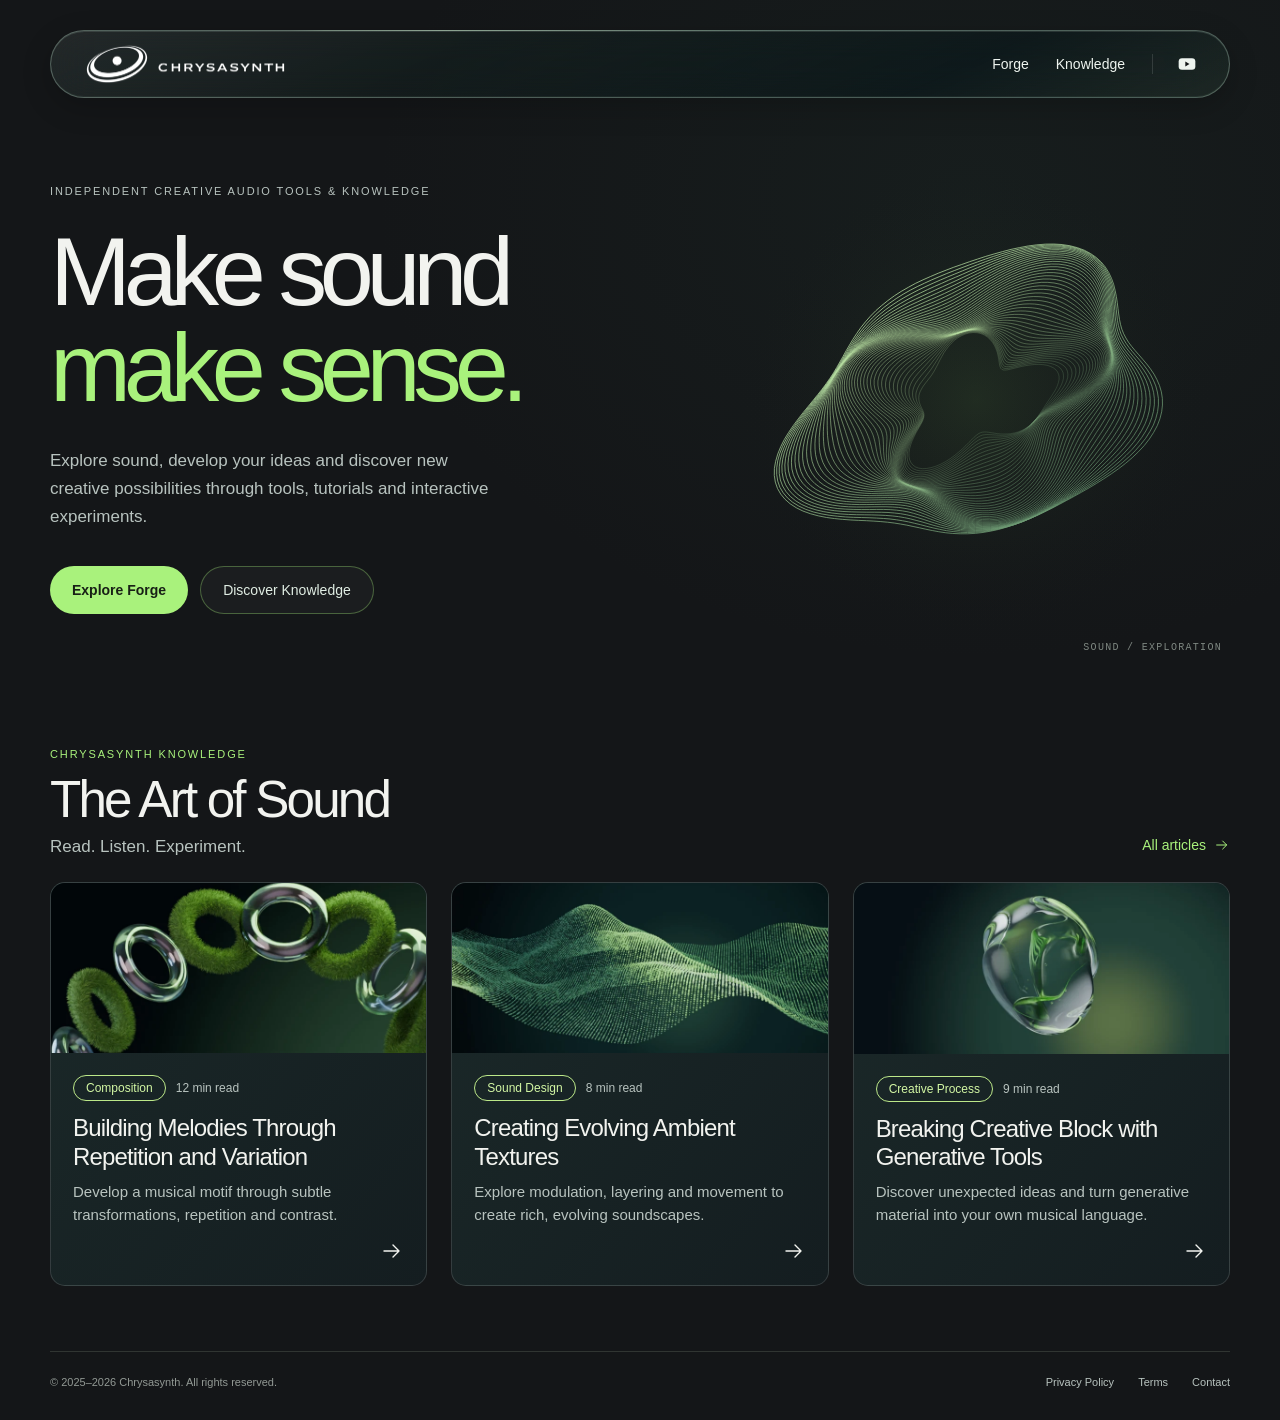
<file: index.html>
<!doctype html>
<html lang="en"><head><meta charset="utf-8"><meta name="viewport" content="width=device-width,initial-scale=1"><meta name="theme-color" content="#141618"><meta name="description" content="Explore sound with Chrysasynth: discover Forge, our creative audio laboratory, and Knowledge, our interactive articles on composition and sound design."><link rel="canonical" href="https://chrysasynth.com/"><title>Chrysasynth | Make sound, make sense.</title><style>
:root{color-scheme:dark;--bg:#141618;--fg:#f2f3ef;--muted:#a4aaa7;--accent:#a9f27c}*{box-sizing:border-box}body{margin:0;background:var(--bg);color:var(--fg);font-family:Arial,Helvetica,sans-serif;-webkit-font-smoothing:antialiased}a{color:inherit;text-decoration:none}a:focus-visible{outline:2px solid var(--accent);outline-offset:6px}.wrap{width:min(1180px,calc(100% - 100px));margin:auto}.header{height:94px;display:flex;align-items:center;justify-content:space-between;gap:20px}.logo{width:195px;height:auto;display:block}.nav{display:flex;align-items:center;gap:30px;font-size:14px}.nav a{color:var(--muted)}.nav a:hover{color:var(--fg)}.nav a:last-child{color:var(--accent)}.hero{display:grid;grid-template-columns:1.1fr .9fr;align-items:center;min-height:calc(100svh - 220px);gap:30px;padding:55px 0 75px}.copy{position:relative;z-index:1}.kicker{font-size:11px;letter-spacing:.17em;text-transform:uppercase;color:var(--muted);margin:0 0 27px}h1{font-size:clamp(58px,7.5vw,112px);font-weight:500;letter-spacing:-.075em;line-height:.99;margin:0 0 30px}h1 span{display:block;color:var(--accent)}.intro{font-size:17px;color:var(--muted);line-height:1.65;max-width:400px;margin:0 0 35px}.cta{display:inline-flex;align-items:center;gap:30px;color:#182016;background:var(--accent);padding:15px 22px;border-radius:7px;font-size:14px;font-weight:bold;transition:background .2s,transform .2s}.cta:hover{background:#c1ffa0;transform:translateY(-2px)}.art{width:100%;min-width:0;position:relative;aspect-ratio:1/1}.art svg{display:block;width:100%;height:100%;overflow:visible}.caption{position:absolute;bottom:0;right:0;color:#7f8882;font:10px monospace;letter-spacing:.13em}.footer{display:flex;justify-content:space-between;align-items:center;gap:20px;padding:32px 0 35px;border-top:1px solid #303532;color:var(--muted);font-size:12px}.footbrand{display:grid;gap:8px}.footbrand .logo{width:155px}.footbrand span{padding-left:37px}.footright{text-align:right;line-height:1.8}.footright a{color:var(--fg)}.footright a:hover{color:var(--accent)}@media(max-width:780px){.wrap{width:calc(100% - 44px)}.header{height:76px}.logo{width:154px}.nav{gap:16px;font-size:13px}.hero{grid-template-columns:1fr;gap:20px;padding:55px 0 35px;min-height:auto}h1{font-size:clamp(54px,12vw,90px)}.art{max-width:420px;justify-self:center}.footer{align-items:flex-start;gap:24px;flex-wrap:wrap}.footright{text-align:left}.footbrand span{padding-left:0}}@media(prefers-reduced-motion:reduce){*{transition:none!important}}

/* Floating glass navigation; the rest of the page remains flat. */
.header{height:68px;margin:25px auto 0;width:min(100%,760px);padding:0 24px;border:1px solid rgba(255,255,255,.12);border-radius:34px;background:linear-gradient(115deg,rgba(255,255,255,.075),rgba(255,255,255,.025));backdrop-filter:blur(18px);-webkit-backdrop-filter:blur(18px);box-shadow:0 8px 32px rgba(0,0,0,.16),inset 0 1px 0 rgba(255,255,255,.055)}.header .logo{width:178px}.nav{gap:14px}.nav a:last-child{color:var(--muted)}.nav a:hover,.nav a:last-child:hover{color:var(--accent)}.social{display:flex;align-items:center;gap:8px}.social svg{width:19px;height:19px}.hero{min-height:calc(100svh - 216px)}.art{cursor:crosshair;isolation:isolate;touch-action:pan-y}.art svg{overflow:visible;pointer-events:auto}.art .caption{pointer-events:none}.footer{padding:25px 0 30px}.footright{font-size:12px}.cta{gap:0}
@media(max-width:780px){.header{height:60px;width:100%;margin-top:18px;padding:0 18px}.header .logo{width:150px}.hero{min-height:auto;padding-top:60px}.footer{flex-direction:column;gap:18px}.footright{text-align:left}.art{cursor:default}}@media(max-width:360px){.header .logo{width:126px}.header{padding:0 14px}.social{gap:5px}}@media(prefers-reduced-motion:reduce){.art{cursor:crosshair}.cta:hover{transform:none}}

.footer{display:flex;justify-content:center;align-items:center;text-align:center;border-top:1px solid #303532;padding:22px 0 28px;color:#929994;font-size:11px;line-height:1.6}.header .logo{cursor:default}@media(max-width:780px){.footer{align-items:center;justify-content:center;gap:0;padding:20px 0 25px}}

body{overflow-x:clip}.art{cursor:default;isolation:auto;pointer-events:none;touch-action:auto}.art svg{pointer-events:none;overflow:visible}.header,.footer{position:relative;z-index:2}.copy{z-index:2}.art .caption{z-index:1}.hero{isolation:isolate}#sheen{display:none}

body{background:radial-gradient(ellipse 600px 460px at 76% 200px,#27483b25,transparent 100%),#141618;--bg:#141618;--muted:#b8c3bf}.wrap{width:min(1180px,calc(100% - 96px))}.header{position:sticky;top:18px;z-index:30;width:100%;margin:30px 0 0;padding:0 32px;height:68px}.header .logo{width:205px;cursor:pointer}.header nav{display:flex;align-items:center;gap:27px;font-size:14px}.header nav a{color:#eef4ef}.header nav a:hover{color:var(--accent)}.header .social{border-left:1px solid #ffffff20;padding-left:24px;display:flex}.header .social svg{width:20px}.hero{min-height:580px;padding:48px 0 45px;gap:28px;grid-template-columns:1.12fr .88fr}h1{font-size:clamp(60px,7.6vw,108px)}.intro{max-width:460px}.art .caption{right:8px}.actions{display:flex;flex-wrap:wrap;gap:12px}.cta{gap:14px;border-radius:40px;padding:15px 22px;white-space:nowrap}.cta.secondary{background:#ffffff08;border:1px solid #a9f27c55;color:#e0ede3;font-weight:500}.cta.secondary:hover{background:#a9f27c16}.editorial{border-top:1px solid #ffffff20;padding:50px 0 0}.section-head{display:flex;justify-content:space-between;align-items:end;gap:20px;margin-bottom:25px}.section-head .kicker{margin-bottom:10px;color:#a9f27c}.section-head h2{font-size:clamp(34px,4vw,56px);letter-spacing:-.055em;font-weight:500;margin:0 0 8px}.section-head p:not(.kicker){margin:0;color:var(--muted);font-size:17px}.all-articles{color:var(--accent);font-size:14px;white-space:nowrap;padding-bottom:4px}.featured{display:grid;grid-template-columns:repeat(3,minmax(0,1fr));gap:24px}.story{border:1px solid #ffffff23;border-radius:15px;overflow:hidden;background:linear-gradient(130deg,#1b2929,#141d20);display:flex;flex-direction:column;transition:transform .2s,border-color .2s}.story:hover{transform:translateY(-3px);border-color:#a9f27c80}.story img{display:block;width:100%;height:auto;aspect-ratio:2.2;object-fit:cover}.story-body{min-width:0;padding:22px;display:flex;flex-direction:column;flex:1}.meta{display:flex;align-items:center;gap:10px;font-size:12px;margin-bottom:13px;flex-wrap:wrap}.meta span{border:1px solid #bce889;border-radius:40px;padding:5px 12px;color:#d3f7a4}.meta small{font-size:12px;color:var(--muted)}.story h2{font-size:24px;line-height:1.18;font-weight:500;letter-spacing:-.035em;margin:0 0 10px}.story p{font-size:15px;line-height:1.5;color:var(--muted);margin:0 0 9px}.story .arrow{display:flex;justify-content:flex-end;margin-top:auto;padding-top:4px}.footer{margin-top:65px;justify-content:space-between;text-align:left;font-size:13px;color:#aab4b1}.footer div{display:flex;gap:15px}.footer a:hover{color:var(--accent)}
@media(max-width:850px){.wrap{width:calc(100% - 48px)}.header{padding:0 20px}.header .logo{width:160px}.header nav{gap:14px}.hero{min-height:0;padding:65px 0 35px}.featured{gap:14px}.story-body{padding:16px}.story h2{font-size:21px}}@media(max-width:780px){.hero{grid-template-columns:1fr;gap:0}.art{max-width:380px}.featured{grid-template-columns:1fr}.story img{aspect-ratio:2.2}.section-head{align-items:start}.footer{align-items:flex-start}}@media(max-width:560px){.wrap{width:calc(100% - 32px)}.header{height:58px;padding:0 13px;margin-top:16px;top:10px}.header .logo{width:112px}.header nav{gap:9px;font-size:12px}.header .social{display:none}.hero{padding-top:48px}h1{font-size:clamp(49px,11vw,70px)}.section-head h2{font-size:35px}.all-articles{font-size:12px}.cta{font-size:13px;padding:13px 17px}.editorial{padding-top:34px}.footer{margin-top:40px}}@media(prefers-reduced-motion:reduce){.story:hover{transform:none}}

.header{width:min(100%,860px);margin-inline:auto}.header .logo{width:178px}@media(max-width:850px){.header .logo{width:150px}}@media(max-width:560px){.header .logo{width:110px}.header .social{display:flex;padding-left:8px;border-left:0}.header .social svg{width:17px}.header nav{gap:10px}}

/* V3: match the Knowledge header and let the editorial section breathe. */
.header{width:100%;margin:30px 0 0;height:68px;padding:0 32px;border-radius:50px;gap:20px;top:18px}.header .logo{width:205px}.header nav{gap:27px;font-size:14px}.header nav a:not(.social){position:relative;isolation:isolate;white-space:nowrap}.header nav a:not(.social)::before{content:"";position:absolute;inset:-11px -12px;border-radius:40px;border:1px solid transparent;z-index:-1;transition:background .2s,border-color .2s}.header nav a:not(.social):hover::before,.header nav a:not(.social):focus-visible::before{background:linear-gradient(145deg,#a9f27c21,#a9f27c08);border-color:#a9f27c55}.header .social{padding-left:24px;border-left:1px solid #ffffff20}.editorial{border-top:0}.all-articles{display:inline-flex;align-items:center;gap:8px}.all-articles svg{flex:none}.header .social svg{display:block;height:20px}
@media(max-width:850px){.header{padding:0 20px}.header .logo{width:160px}.header nav{gap:14px}.header nav a:not(.social)::before{inset:-8px -6px}}
@media(max-width:560px){.header{height:58px;padding:0 13px;margin-top:16px;top:10px;gap:8px}.header .logo{width:112px}.header nav{gap:9px;font-size:12px}.header .social{display:none}.header nav a:not(.social)::before{inset:-7px -4px}}
@media(max-width:360px){.header .logo{width:100px}.header nav{gap:7px;font-size:11px}}
</style><link rel="stylesheet" href="knowledge/glass.css"></head><body><div class="wrap"><header class="header"><a href="index.html"><img alt="Chrysasynth" class="logo" src="logo.png"/></a><nav aria-label="Main navigation"><a href="https://forge.chrysasynth.com/">Forge</a><a href="knowledge/index.html">Knowledge</a><a aria-label="YouTube" class="social" href="https://www.youtube.com/@Chrysasynth"><svg fill="currentColor" viewbox="0 0 24 24" width="20"><rect height="14" rx="4" width="20" x="2" y="5"></rect><path d="m10 9 5 3-5 3Z" fill="#141618"></path></svg></a></nav></header><main><section class="hero"><div class="copy"><p class="kicker">Independent creative audio tools &amp; knowledge</p><h1>Make sound<span>make sense.</span></h1><p class="intro">Explore sound, develop your ideas and discover new creative possibilities through tools, tutorials and interactive experiments.</p><div class="actions"><a class="cta" href="https://forge.chrysasynth.com/">Explore Forge</a><a class="cta secondary" href="knowledge/index.html">Discover Knowledge</a></div></div><div class="art" aria-hidden="true"><svg viewBox="0 0 500 500"><defs><radialGradient id="halo"><stop stop-color="#6aa34d" stop-opacity=".13"/><stop offset="1" stop-color="#141618" stop-opacity="0"/></radialGradient><linearGradient id="stroke" x1="0" y1="0" x2="1" y2="1"><stop stop-color="#d9ffb6"/><stop offset="1" stop-color="#507e60"/></linearGradient><radialGradient id="light" gradientUnits="userSpaceOnUse" cx="250" cy="250" r="145"><stop stop-color="#efffda" stop-opacity=".30"/><stop offset="1" stop-color="#a9f27c" stop-opacity="0"/></radialGradient></defs><circle cx="250" cy="250" r="240" fill="url(#halo)"/><g id="waves" fill="none" stroke="url(#stroke)" stroke-width=".85"></g><circle id="sheen" cx="250" cy="250" r="240" fill="url(#light)" opacity="0" pointer-events="none"/></svg><span class="caption">SOUND / EXPLORATION</span></div></section><section aria-labelledby="editorial-title" class="editorial"><div class="section-head"><div><p class="kicker">Chrysasynth Knowledge</p><h2 id="editorial-title">The Art of Sound</h2><p>Read. Listen. Experiment.</p></div><a class="all-articles" href="knowledge/index.html">All articles <svg aria-hidden="true" width="16" height="16" viewBox="0 0 24 24" fill="none" stroke="currentColor" stroke-width="1.5" stroke-linecap="round" stroke-linejoin="round"><path d="M4 12h15m-6-6 6 6-6 6"/></svg></a></div><div class="featured"><a class="story" href="knowledge/articles/melodic-variations/index.html"><img alt="Alternating grass-covered and glass rings following a curved path" decoding="async" height="450" loading="lazy" src="knowledge/articles/melodic-variations/assets/cover.webp" width="800"/><div class="story-body"><div class="meta"><span>Composition</span><small>12 min read</small></div><h2>Building Melodies Through Repetition and Variation</h2><p>Develop a musical motif through subtle transformations, repetition and contrast.</p><div class="arrow"><svg aria-hidden="true" fill="none" height="24" stroke="currentColor" stroke-linecap="round" stroke-linejoin="round" stroke-width="1.4" viewbox="0 0 24 24" width="24"><path d="M4 12h15m-6-6 6 6-6 6"></path></svg></div></div></a><a class="story" href="knowledge/articles/ambient-textures/index.html"><img alt="Green particle waves forming layered ambient textures" decoding="async" height="450" loading="lazy" src="knowledge/articles/ambient-textures/assets/cover.webp" width="800"/><div class="story-body"><div class="meta"><span>Sound Design</span><small>8 min read</small></div><h2>Creating Evolving Ambient Textures</h2><p>Explore modulation, layering and movement to create rich, evolving soundscapes.</p><div class="arrow"><svg aria-hidden="true" fill="none" height="24" stroke="currentColor" stroke-linecap="round" stroke-linejoin="round" stroke-width="1.4" viewbox="0 0 24 24" width="24"><path d="M4 12h15m-6-6 6 6-6 6"></path></svg></div></div></a><a class="story" href="knowledge/articles/creative-block/index.html"><img alt="Translucent sculptural pebble with a folded inner membrane" decoding="async" height="450" loading="lazy" src="knowledge/articles/creative-block/assets/cover.webp" width="800"/><div class="story-body"><div class="meta"><span>Creative Process</span><small>9 min read</small></div><h2>Breaking Creative Block with Generative Tools</h2><p>Discover unexpected ideas and turn generative material into your own musical language.</p><div class="arrow"><svg aria-hidden="true" fill="none" height="24" stroke="currentColor" stroke-linecap="round" stroke-linejoin="round" stroke-width="1.4" viewbox="0 0 24 24" width="24"><path d="M4 12h15m-6-6 6 6-6 6"></path></svg></div></div></a></div></section></main><footer class="footer site-footer"><span>© 2025–2026 Chrysasynth. All rights reserved.</span><nav aria-label="Legal navigation"><a href="privacy-policy.html">Privacy Policy</a><a href="terms-and-conditions.html">Terms</a><a href="mailto:contact@chrysasynth.com">Contact</a></nav></footer></div><script>
(() => {
const g=document.getElementById('waves'), art=document.querySelector('.art'), light=document.getElementById('light'), sheen=document.getElementById('sheen');
const reduced=matchMedia('(prefers-reduced-motion: reduce)');
const paths=Array.from({length:46},(_,j)=>{const p=document.createElementNS('http://www.w3.org/2000/svg','path');p.setAttribute('opacity',(.24+j*.014).toFixed(2));g.appendChild(p);return p});
const samples=Array.from({length:145},(_,i)=>{let t=i/144*Math.PI*2;return {t,c:Math.cos(t),s:Math.sin(t)}});
let current={x:250,y:250,m:0},target={...current},frame=0,last=0;
function draw(){
 const m=current.m, vx=current.x-250,vy=current.y-250, dist=Math.hypot(vx,vy), ux=dist?vx/dist:0,uy=dist?vy/dist:0;
 const a=-.42+Math.tanh(vx/550)*.13*m,ca=Math.cos(a),sa=Math.sin(a);
 paths.forEach((p,j)=>{let d='';samples.forEach(({t,c,s},i)=>{
 let r=70+j*2.6+18*Math.sin(3*t+j*.105)+10*Math.cos(5*t-j*.07);
 let x=r*c,y=r*s*.69,X=x*ca-y*sa,Y=x*sa+y*ca;
 // Broad, continuous attraction: the facing side stretches more than the far side.
 let facing=(X*ux+Y*uy)/(Math.hypot(X,Y)||1);
 let pull=Math.pow(Math.max(0,(facing+1)/2),2.6);
 // A bounded magnetic field: the sculpture stretches, but never chases the cursor.
 let reach=185*Math.tanh(Math.max(0,dist-65)/300)*m*(.035+.965*pull);
 let layer=.82+.18*j/(paths.length-1);
 X+=ux*reach*layer;Y+=uy*reach*layer;
 let ripple=m*6*Math.sin(t*4+j*.12);X+=c*ripple;Y+=s*ripple;
 d+=(i?'L':'M')+(250+X).toFixed(1)+' '+(250+Y).toFixed(1);
 });p.setAttribute('d',d+'Z');p.setAttribute('opacity',(.24+j*.014).toFixed(2));});
}
function tick(now){frame=0;const dt=last?Math.min(50,now-last):16;last=now;const ease=1-Math.exp(-dt/250);for(const k of ['x','y','m'])current[k]+=(target[k]-current[k])*ease;draw();if(Math.abs(current.x-target.x)+Math.abs(current.y-target.y)+Math.abs(current.m-target.m)*100>.15)frame=requestAnimationFrame(tick);else{current={...target};draw();last=0}}
function schedule(){if(reduced.matches){current={...target};draw();return}if(!frame)frame=requestAnimationFrame(tick)}
function reset(){target={x:250,y:250,m:0};schedule()}
window.addEventListener('pointermove',e=>{if(e.pointerType==='touch')return;const svg=art.querySelector('svg'), matrix=svg.getScreenCTM();if(!matrix)return;const point=new DOMPoint(e.clientX,e.clientY).matrixTransform(matrix.inverse());target={x:point.x,y:point.y,m:1};schedule()},{passive:true});
document.documentElement.addEventListener('pointerleave',reset);window.addEventListener('blur',reset);window.addEventListener('resize',reset);reduced.addEventListener('change',()=>{if(frame)cancelAnimationFrame(frame);frame=0;last=0;current={x:250,y:250,m:0};target={...current};draw()});

draw();
})();
</script><script src="knowledge/learn.js"></script></body></html>
</file>
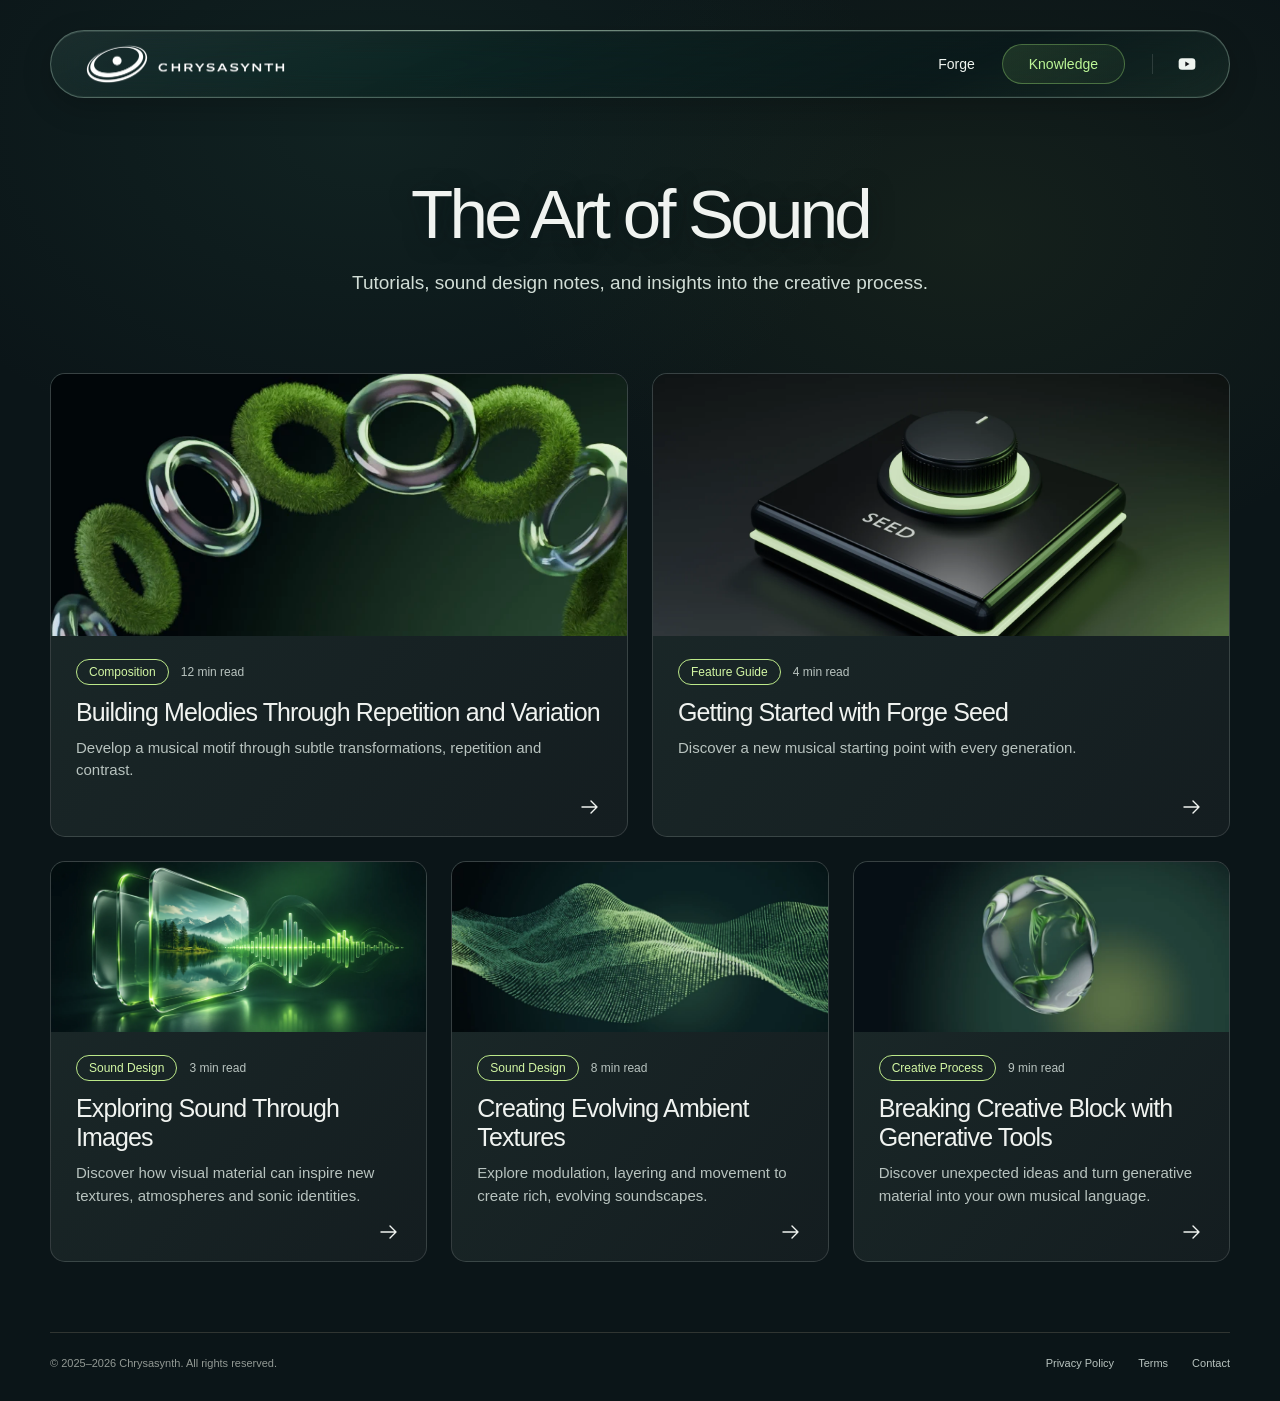
<file: knowledge/index.html>
<!DOCTYPE html>

<html lang="en"><head><meta charset="utf-8"/><meta content="width=device-width,initial-scale=1" name="viewport"/><title>Knowledge | Chrysasynth</title><meta content="Explore sound design, composition and creative techniques with Chrysasynth Knowledge." name="description"/><link href="https://chrysasynth.com/knowledge/" rel="canonical"/><link href="learn.css" rel="stylesheet"/><link href="glass.css" rel="stylesheet"/>
<meta property="og:title" content="Knowledge | Chrysasynth">
<meta property="og:description" content="Explore sound design, composition and creative techniques with Chrysasynth Knowledge.">
<meta property="og:url" content="https://chrysasynth.com/knowledge/">
<meta property="og:image" content="https://chrysasynth.com/knowledge/articles/melodic-variations/assets/hero-hq.webp">
<meta property="og:type" content="website">
<meta property="og:site_name" content="Chrysasynth">
<meta name="twitter:card" content="summary_large_image">
</head><body><div class="wrap"><header class="header"><a href="../index.html"><img alt="Chrysasynth" class="logo" src="../logo.png"/></a><nav aria-label="Main navigation"><a href="https://forge.chrysasynth.com/">Forge</a><a aria-current="page" class="active" href="./index.html">Knowledge</a><a aria-label="YouTube" class="social" href="https://www.youtube.com/@Chrysasynth"><svg fill="currentColor" viewbox="0 0 24 24" width="20"><rect height="14" rx="4" width="20" x="2" y="5"></rect><path d="m10 9 5 3-5 3Z" fill="#141618"></path></svg></a></nav></header><main><section class="hero"><div class="hero-copy"><h1>The Art of Sound</h1><p>Tutorials, sound design notes, and insights into the creative process.</p></div></section><section aria-label="Articles" class="cards"><a class="story" href="articles/melodic-variations/index.html"><img alt="Alternating grass-covered and glass rings following a curved path" height="450" src="articles/melodic-variations/assets/cover.webp" width="800"/><div class="story-body"><div class="meta"><span>Composition</span><small>12 min read</small></div><h2>Building Melodies Through Repetition and Variation</h2><p>Develop a musical motif through subtle transformations, repetition and contrast.</p><div class="arrow"><svg aria-hidden="true" fill="none" height="24" stroke="currentColor" stroke-linecap="round" stroke-linejoin="round" stroke-width="1.4" viewbox="0 0 24 24" width="24"><path d="M4 12h15m-6-6 6 6-6 6"></path></svg></div></div></a><a class="story" href="articles/forge-seed/index.html"><img alt="Black rotary control with a luminous green ring" height="450" src="articles/forge-seed/assets/cover.webp" width="800"/><div class="story-body"><div class="meta"><span>Feature Guide</span><small>4 min read</small></div><h2>Getting Started with Forge Seed</h2><p>Discover a new musical starting point with every generation.</p><div class="arrow"><svg aria-hidden="true" fill="none" height="24" stroke="currentColor" stroke-linecap="round" stroke-linejoin="round" stroke-width="1.4" viewbox="0 0 24 24" width="24"><path d="M4 12h15m-6-6 6 6-6 6"></path></svg></div></div></a><a class="story" href="articles/sound-through-images/index.html"><img alt="Glass landscape panels with a green waveform" height="450" src="articles/sound-through-images/assets/cover.webp" width="800"/><div class="story-body"><div class="meta"><span>Sound Design</span><small>3 min read</small></div><h2>Exploring Sound Through Images</h2><p>Discover how visual material can inspire new textures, atmospheres and sonic identities.</p><div class="arrow"><svg aria-hidden="true" fill="none" height="24" stroke="currentColor" stroke-linecap="round" stroke-linejoin="round" stroke-width="1.4" viewbox="0 0 24 24" width="24"><path d="M4 12h15m-6-6 6 6-6 6"></path></svg></div></div></a><a class="story" href="articles/ambient-textures/index.html"><img alt="Green particle waves forming layered ambient textures" height="450" src="articles/ambient-textures/assets/cover.webp" width="800"/><div class="story-body"><div class="meta"><span>Sound Design</span><small>8 min read</small></div><h2>Creating Evolving Ambient Textures</h2><p>Explore modulation, layering and movement to create rich, evolving soundscapes.</p><div class="arrow"><svg aria-hidden="true" fill="none" height="24" stroke="currentColor" stroke-linecap="round" stroke-linejoin="round" stroke-width="1.4" viewbox="0 0 24 24" width="24"><path d="M4 12h15m-6-6 6 6-6 6"></path></svg></div></div></a><a class="story" href="articles/creative-block/index.html"><img alt="Translucent sculptural pebble with a folded inner membrane" height="450" src="articles/creative-block/assets/cover.webp" width="800"/><div class="story-body"><div class="meta"><span>Creative Process</span><small>9 min read</small></div><h2>Breaking Creative Block with Generative Tools</h2><p>Discover unexpected ideas and turn generative material into your own musical language.</p><div class="arrow"><svg aria-hidden="true" fill="none" height="24" stroke="currentColor" stroke-linecap="round" stroke-linejoin="round" stroke-width="1.4" viewbox="0 0 24 24" width="24"><path d="M4 12h15m-6-6 6 6-6 6"></path></svg></div></div></a></section></main><footer class="footer site-footer"><span>© 2025–2026 Chrysasynth. All rights reserved.</span><nav aria-label="Legal navigation"><a href="../privacy-policy.html">Privacy Policy</a><a href="../terms-and-conditions.html">Terms</a><a href="mailto:contact@chrysasynth.com">Contact</a></nav></footer></div><script src="learn.js"></script></body></html>
</file>
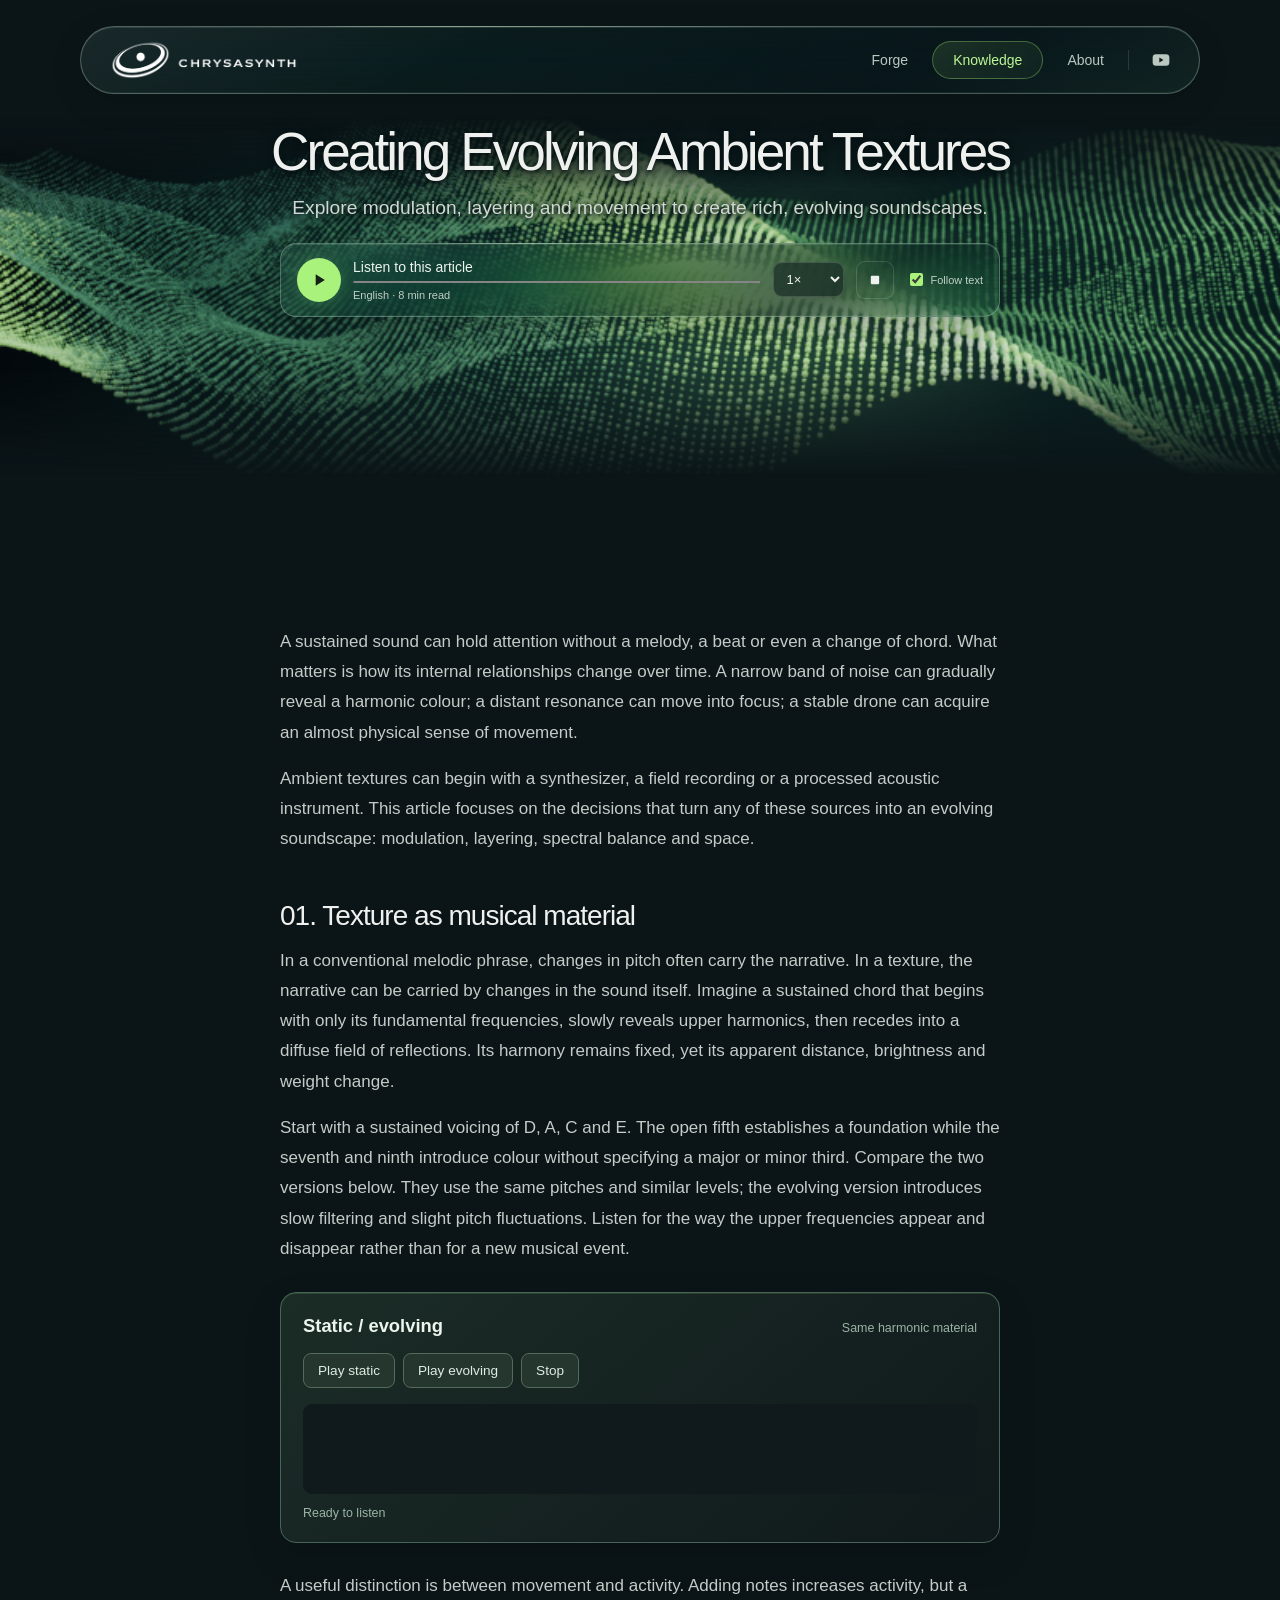
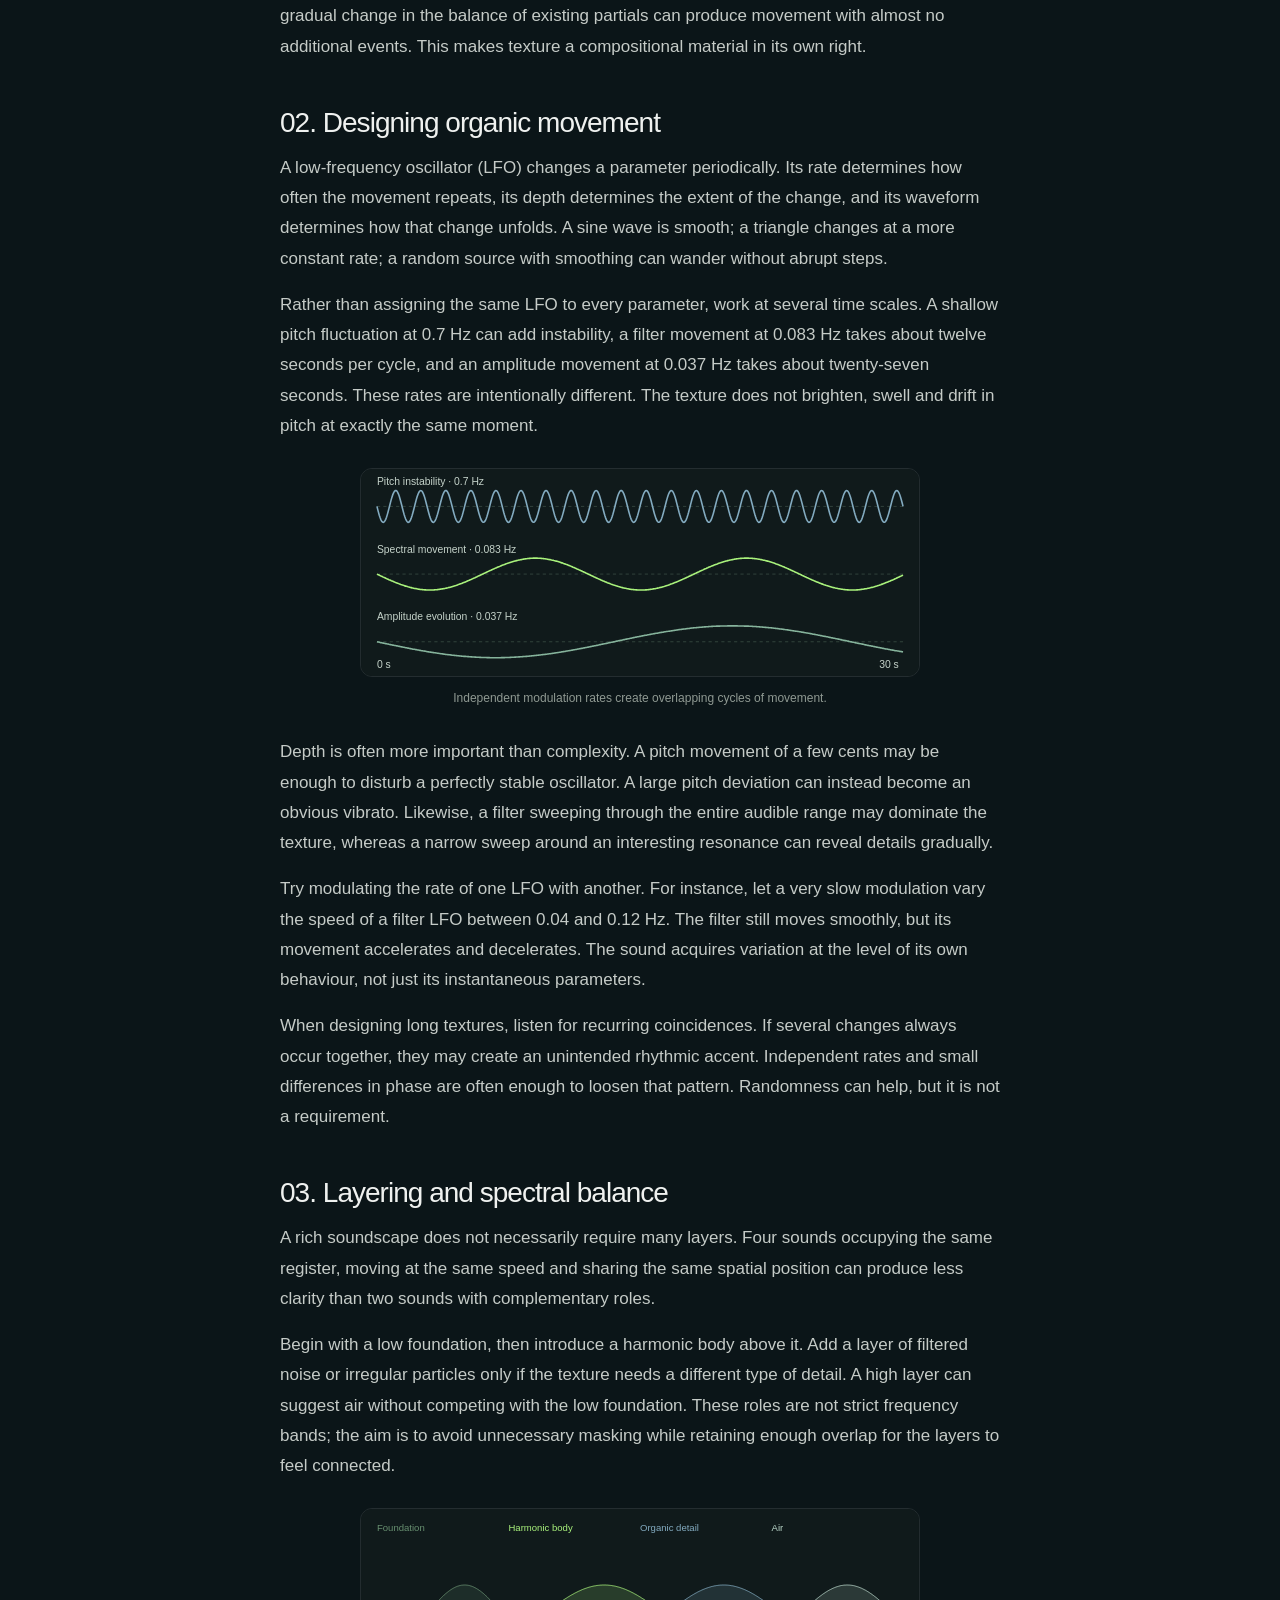
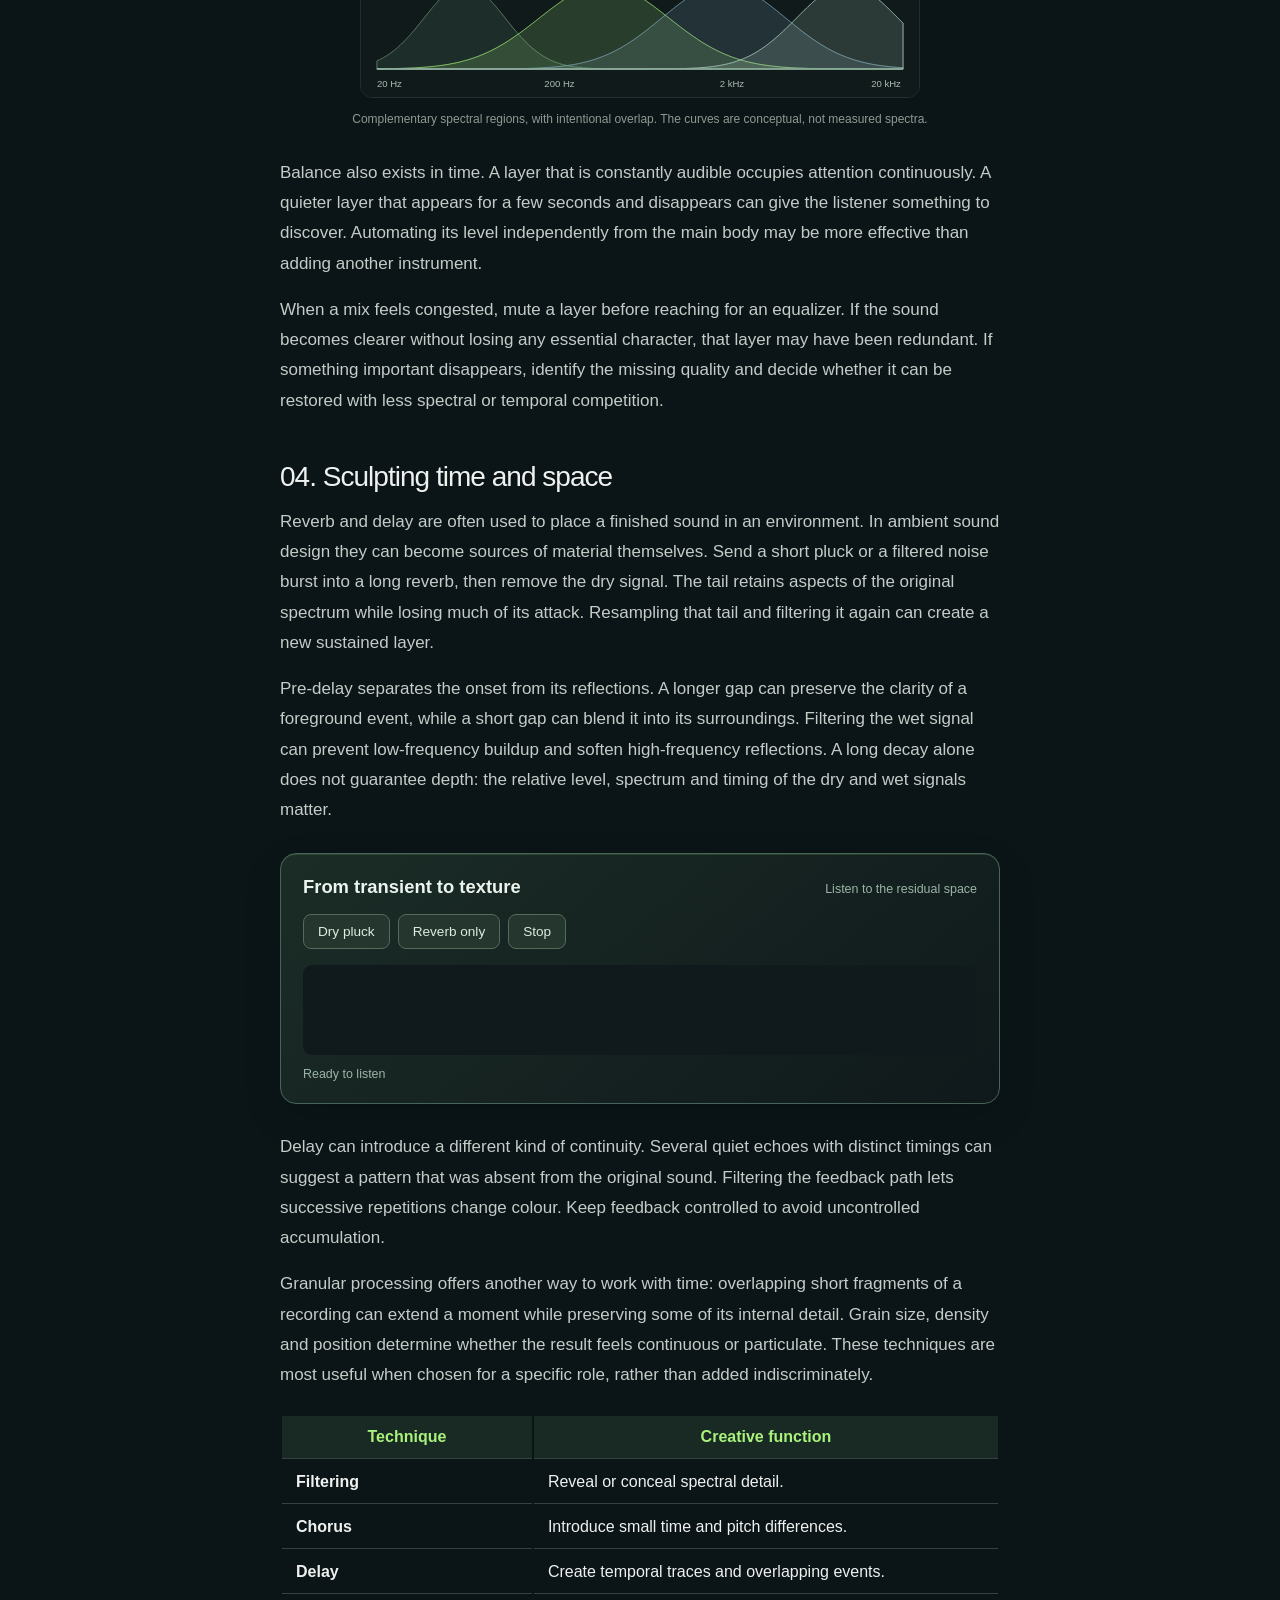
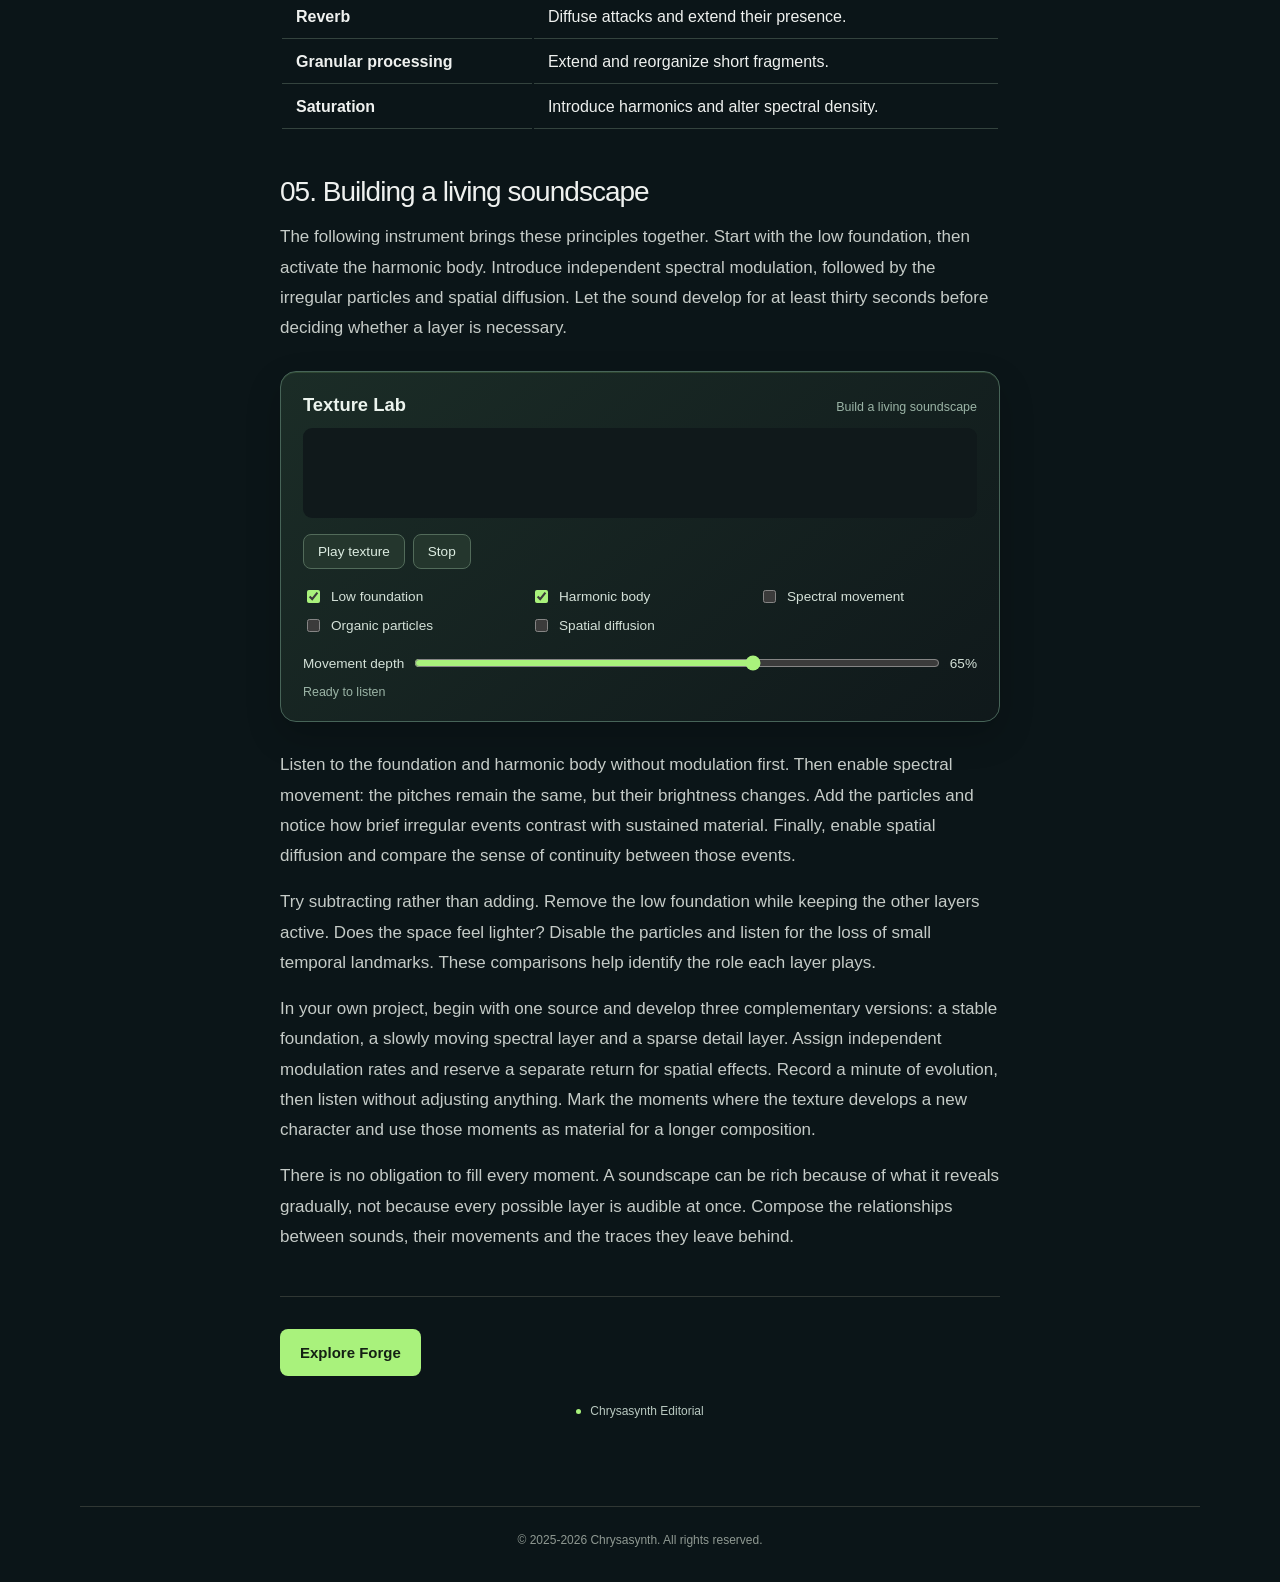
<file: knowledge/articles/ambient-textures/index.html>
<!DOCTYPE html>

<html lang="en"><head><meta charset="utf-8"/><meta content="width=device-width, initial-scale=1" name="viewport"/><title>Creating Evolving Ambient Textures | Chrysasynth</title><meta content="Explore modulation, layering and movement to create rich, evolving soundscapes." name="description"/><link href="https://chrysasynth.com/knowledge/articles/ambient-textures/" rel="canonical"/><link href="../article.css" rel="stylesheet"/><link href="../../glass.css" rel="stylesheet"/><style>.reading-body table{margin:24px 0 30px}.reading-body th,.reading-body td{padding:12px 14px;border-bottom:1px solid #34433e;vertical-align:top}.reading-body th{color:#a9f27c;background:#192a24}.reading-body td:first-child{font-weight:600;width:35%}.reading-body figure img[src$=".svg"]{width:100%;height:auto}.reading-body a:not(.button){color:#a9f27c;text-underline-offset:3px}</style><link href="ambient.css" rel="stylesheet"/>
<meta property="og:title" content="Creating Evolving Ambient Textures | Chrysasynth">
<meta property="og:description" content="Explore modulation, layering and movement to create rich, evolving soundscapes.">
<meta property="og:url" content="https://chrysasynth.com/knowledge/articles/ambient-textures/">
<meta property="og:image" content="https://chrysasynth.com/knowledge/articles/ambient-textures/assets/hero-hq.webp">
<meta property="og:type" content="article">
<meta property="og:site_name" content="Chrysasynth">
<meta name="twitter:card" content="summary_large_image">
<script type="application/ld+json">{"@context": "https://schema.org", "@type": "Article", "headline": "Creating Evolving Ambient Textures", "description": "Explore modulation, layering and movement to create rich, evolving soundscapes.", "image": "https://chrysasynth.com/knowledge/articles/ambient-textures/assets/hero-hq.webp", "mainEntityOfPage": "https://chrysasynth.com/knowledge/articles/ambient-textures/", "publisher": {"@type": "Organization", "name": "Chrysasynth", "url": "https://chrysasynth.com/"}, "inLanguage": "en"}</script>
</head><body><div class="wrap"><header class="header"><a href="../../../index.html"><img alt="Chrysasynth" class="logo" src="../../../logo.png"/></a><nav aria-label="Main navigation" class="nav"><a href="https://forge.chrysasynth.com/">Forge</a><a class="active" href="../../index.html">Knowledge</a><a class="about" href="https://forge.chrysasynth.com/#about">About</a><a aria-label="YouTube" class="social" href="https://www.youtube.com/@Chrysasynth"><svg fill="currentColor" viewbox="0 0 24 24"><rect height="14" rx="4" width="20" x="2" y="5"></rect><path d="m10 9 5 3-5 3Z" fill="#141618"></path></svg></a></nav></header><article class="article"><div class="cover-hero"><img alt="Flowing fields of luminous green particles" class="cover-image" src="assets/hero-hq.webp"/><div class="cover-copy"><h1 class="title">Creating Evolving Ambient Textures</h1><p class="subtitle">Explore modulation, layering and movement to create rich, evolving soundscapes.</p></div></div><div class="reading-body"><section aria-label="Article audio narration" class="reader" hidden=""><button aria-label="Play narration" class="reader-play" type="button"><svg aria-hidden="true" viewbox="0 0 24 24"><path d="M8 5v14l11-7z"></path></svg></button><div class="reader-main"><span class="reader-title">Listen to this article</span><progress aria-label="Narration progress" max="1" value="0"></progress><span aria-live="polite" class="reader-status">English · 8 min read</span></div><select aria-label="Reading speed"><option value="0.75">0.75×</option><option selected="" value="1">1×</option><option value="1.25">1.25×</option><option value="1.5">1.5×</option></select><button aria-label="Stop narration" class="reader-stop" type="button"><svg aria-hidden="true" viewbox="0 0 24 24"><rect height="10" rx="1" width="10" x="7" y="7"></rect></svg></button><label class="reader-follow"><input checked="" type="checkbox"/> Follow text</label></section><div aria-hidden="true" class="article-art-space"></div><div class="intro"><p>A sustained sound can hold attention without a melody, a beat or even a change of chord. What matters is how its internal relationships change over time. A narrow band of noise can gradually reveal a harmonic colour; a distant resonance can move into focus; a stable drone can acquire an almost physical sense of movement.</p><p>Ambient textures can begin with a synthesizer, a field recording or a processed acoustic instrument. This article focuses on the decisions that turn any of these sources into an evolving soundscape: modulation, layering, spectral balance and space.</p></div>
<h2>01. Texture as musical material</h2><p>In a conventional melodic phrase, changes in pitch often carry the narrative. In a texture, the narrative can be carried by changes in the sound itself. Imagine a sustained chord that begins with only its fundamental frequencies, slowly reveals upper harmonics, then recedes into a diffuse field of reflections. Its harmony remains fixed, yet its apparent distance, brightness and weight change.</p><p>Start with a sustained voicing of D, A, C and E. The open fifth establishes a foundation while the seventh and ninth introduce colour without specifying a major or minor third. Compare the two versions below. They use the same pitches and similar levels; the evolving version introduces slow filtering and slight pitch fluctuations. Listen for the way the upper frequencies appear and disappear rather than for a new musical event.</p>
<div class="lab" data-lab="compare"><div class="lab-head"><strong>Static / evolving</strong><span>Same harmonic material</span></div><div class="lab-actions"><button data-play="static">Play static</button><button data-play="evolving">Play evolving</button><button data-stop="">Stop</button></div><canvas aria-label="Live audio waveform" class="scope"></canvas><div aria-live="polite" class="lab-status">Ready to listen</div></div>
<p>A useful distinction is between movement and activity. Adding notes increases activity, but a gradual change in the balance of existing partials can produce movement with almost no additional events. This makes texture a compositional material in its own right.</p>
<h2>02. Designing organic movement</h2><p>A low-frequency oscillator (LFO) changes a parameter periodically. Its rate determines how often the movement repeats, its depth determines the extent of the change, and its waveform determines how that change unfolds. A sine wave is smooth; a triangle changes at a more constant rate; a random source with smoothing can wander without abrupt steps.</p><p>Rather than assigning the same LFO to every parameter, work at several time scales. A shallow pitch fluctuation at 0.7 Hz can add instability, a filter movement at 0.083 Hz takes about twelve seconds per cycle, and an amplitude movement at 0.037 Hz takes about twenty-seven seconds. These rates are intentionally different. The texture does not brighten, swell and drift in pitch at exactly the same moment.</p><figure><img alt="Three independent modulation curves over thirty seconds" src="assets/modulation.svg"/><figcaption>Independent modulation rates create overlapping cycles of movement.</figcaption></figure><p>Depth is often more important than complexity. A pitch movement of a few cents may be enough to disturb a perfectly stable oscillator. A large pitch deviation can instead become an obvious vibrato. Likewise, a filter sweeping through the entire audible range may dominate the texture, whereas a narrow sweep around an interesting resonance can reveal details gradually.</p><p>Try modulating the rate of one LFO with another. For instance, let a very slow modulation vary the speed of a filter LFO between 0.04 and 0.12 Hz. The filter still moves smoothly, but its movement accelerates and decelerates. The sound acquires variation at the level of its own behaviour, not just its instantaneous parameters.</p><p>When designing long textures, listen for recurring coincidences. If several changes always occur together, they may create an unintended rhythmic accent. Independent rates and small differences in phase are often enough to loosen that pattern. Randomness can help, but it is not a requirement.</p>
<h2>03. Layering and spectral balance</h2><p>A rich soundscape does not necessarily require many layers. Four sounds occupying the same register, moving at the same speed and sharing the same spatial position can produce less clarity than two sounds with complementary roles.</p><p>Begin with a low foundation, then introduce a harmonic body above it. Add a layer of filtered noise or irregular particles only if the texture needs a different type of detail. A high layer can suggest air without competing with the low foundation. These roles are not strict frequency bands; the aim is to avoid unnecessary masking while retaining enough overlap for the layers to feel connected.</p><figure><img alt="Conceptual frequency distributions of four complementary layers" src="assets/layers.svg"/><figcaption>Complementary spectral regions, with intentional overlap. The curves are conceptual, not measured spectra.</figcaption></figure><p>Balance also exists in time. A layer that is constantly audible occupies attention continuously. A quieter layer that appears for a few seconds and disappears can give the listener something to discover. Automating its level independently from the main body may be more effective than adding another instrument.</p><p>When a mix feels congested, mute a layer before reaching for an equalizer. If the sound becomes clearer without losing any essential character, that layer may have been redundant. If something important disappears, identify the missing quality and decide whether it can be restored with less spectral or temporal competition.</p>
<h2>04. Sculpting time and space</h2><p>Reverb and delay are often used to place a finished sound in an environment. In ambient sound design they can become sources of material themselves. Send a short pluck or a filtered noise burst into a long reverb, then remove the dry signal. The tail retains aspects of the original spectrum while losing much of its attack. Resampling that tail and filtering it again can create a new sustained layer.</p><p>Pre-delay separates the onset from its reflections. A longer gap can preserve the clarity of a foreground event, while a short gap can blend it into its surroundings. Filtering the wet signal can prevent low-frequency buildup and soften high-frequency reflections. A long decay alone does not guarantee depth: the relative level, spectrum and timing of the dry and wet signals matter.</p><div class="lab" data-lab="space"><div class="lab-head"><strong>From transient to texture</strong><span>Listen to the residual space</span></div><div class="lab-actions"><button data-play="dry">Dry pluck</button><button data-play="wet">Reverb only</button><button data-stop="">Stop</button></div><canvas aria-label="Live audio waveform" class="scope"></canvas><div aria-live="polite" class="lab-status">Ready to listen</div></div>
<p>Delay can introduce a different kind of continuity. Several quiet echoes with distinct timings can suggest a pattern that was absent from the original sound. Filtering the feedback path lets successive repetitions change colour. Keep feedback controlled to avoid uncontrolled accumulation.</p><p>Granular processing offers another way to work with time: overlapping short fragments of a recording can extend a moment while preserving some of its internal detail. Grain size, density and position determine whether the result feels continuous or particulate. These techniques are most useful when chosen for a specific role, rather than added indiscriminately.</p><table><thead><tr><th>Technique</th><th>Creative function</th></tr></thead><tbody><tr><td>Filtering</td><td>Reveal or conceal spectral detail.</td></tr><tr><td>Chorus</td><td>Introduce small time and pitch differences.</td></tr><tr><td>Delay</td><td>Create temporal traces and overlapping events.</td></tr><tr><td>Reverb</td><td>Diffuse attacks and extend their presence.</td></tr><tr><td>Granular processing</td><td>Extend and reorganize short fragments.</td></tr><tr><td>Saturation</td><td>Introduce harmonics and alter spectral density.</td></tr></tbody></table>
<h2>05. Building a living soundscape</h2><p>The following instrument brings these principles together. Start with the low foundation, then activate the harmonic body. Introduce independent spectral modulation, followed by the irregular particles and spatial diffusion. Let the sound develop for at least thirty seconds before deciding whether a layer is necessary.</p><div class="lab" data-lab="texture"><div class="lab-head"><strong>Texture Lab</strong><span>Build a living soundscape</span></div><canvas aria-label="Live audio waveform" class="scope"></canvas><div class="lab-actions"><button data-play="texture">Play texture</button><button data-stop="">Stop</button></div><div class="lab-layers"><label><input checked="" data-layer="foundation" type="checkbox"/> Low foundation</label><label><input checked="" data-layer="body" type="checkbox"/> Harmonic body</label><label><input data-layer="movement" type="checkbox"/> Spectral movement</label><label><input data-layer="particles" type="checkbox"/> Organic particles</label><label><input data-layer="space" type="checkbox"/> Spatial diffusion</label></div><label class="lab-range">Movement depth <input data-depth="" max="100" min="0" type="range" value="65"/><output>65%</output></label><div aria-live="polite" class="lab-status">Ready to listen</div></div>
<p>Listen to the foundation and harmonic body without modulation first. Then enable spectral movement: the pitches remain the same, but their brightness changes. Add the particles and notice how brief irregular events contrast with sustained material. Finally, enable spatial diffusion and compare the sense of continuity between those events.</p><p>Try subtracting rather than adding. Remove the low foundation while keeping the other layers active. Does the space feel lighter? Disable the particles and listen for the loss of small temporal landmarks. These comparisons help identify the role each layer plays.</p><p>In your own project, begin with one source and develop three complementary versions: a stable foundation, a slowly moving spectral layer and a sparse detail layer. Assign independent modulation rates and reserve a separate return for spatial effects. Record a minute of evolution, then listen without adjusting anything. Mark the moments where the texture develops a new character and use those moments as material for a longer composition.</p><p>There is no obligation to fill every moment. A soundscape can be rich because of what it reveals gradually, not because every possible layer is audible at once. Compose the relationships between sounds, their movements and the traces they leave behind.</p><div class="cta"><a class="button" href="https://forge.chrysasynth.com/">Explore Forge</a></div><div class="byline"><span class="dot"></span>Chrysasynth Editorial</div></div></article><footer class="footer">© 2025-2026 Chrysasynth. All rights reserved.</footer></div><script src="../reader.js"></script><script src="ambient.js"></script></body></html>
</file>
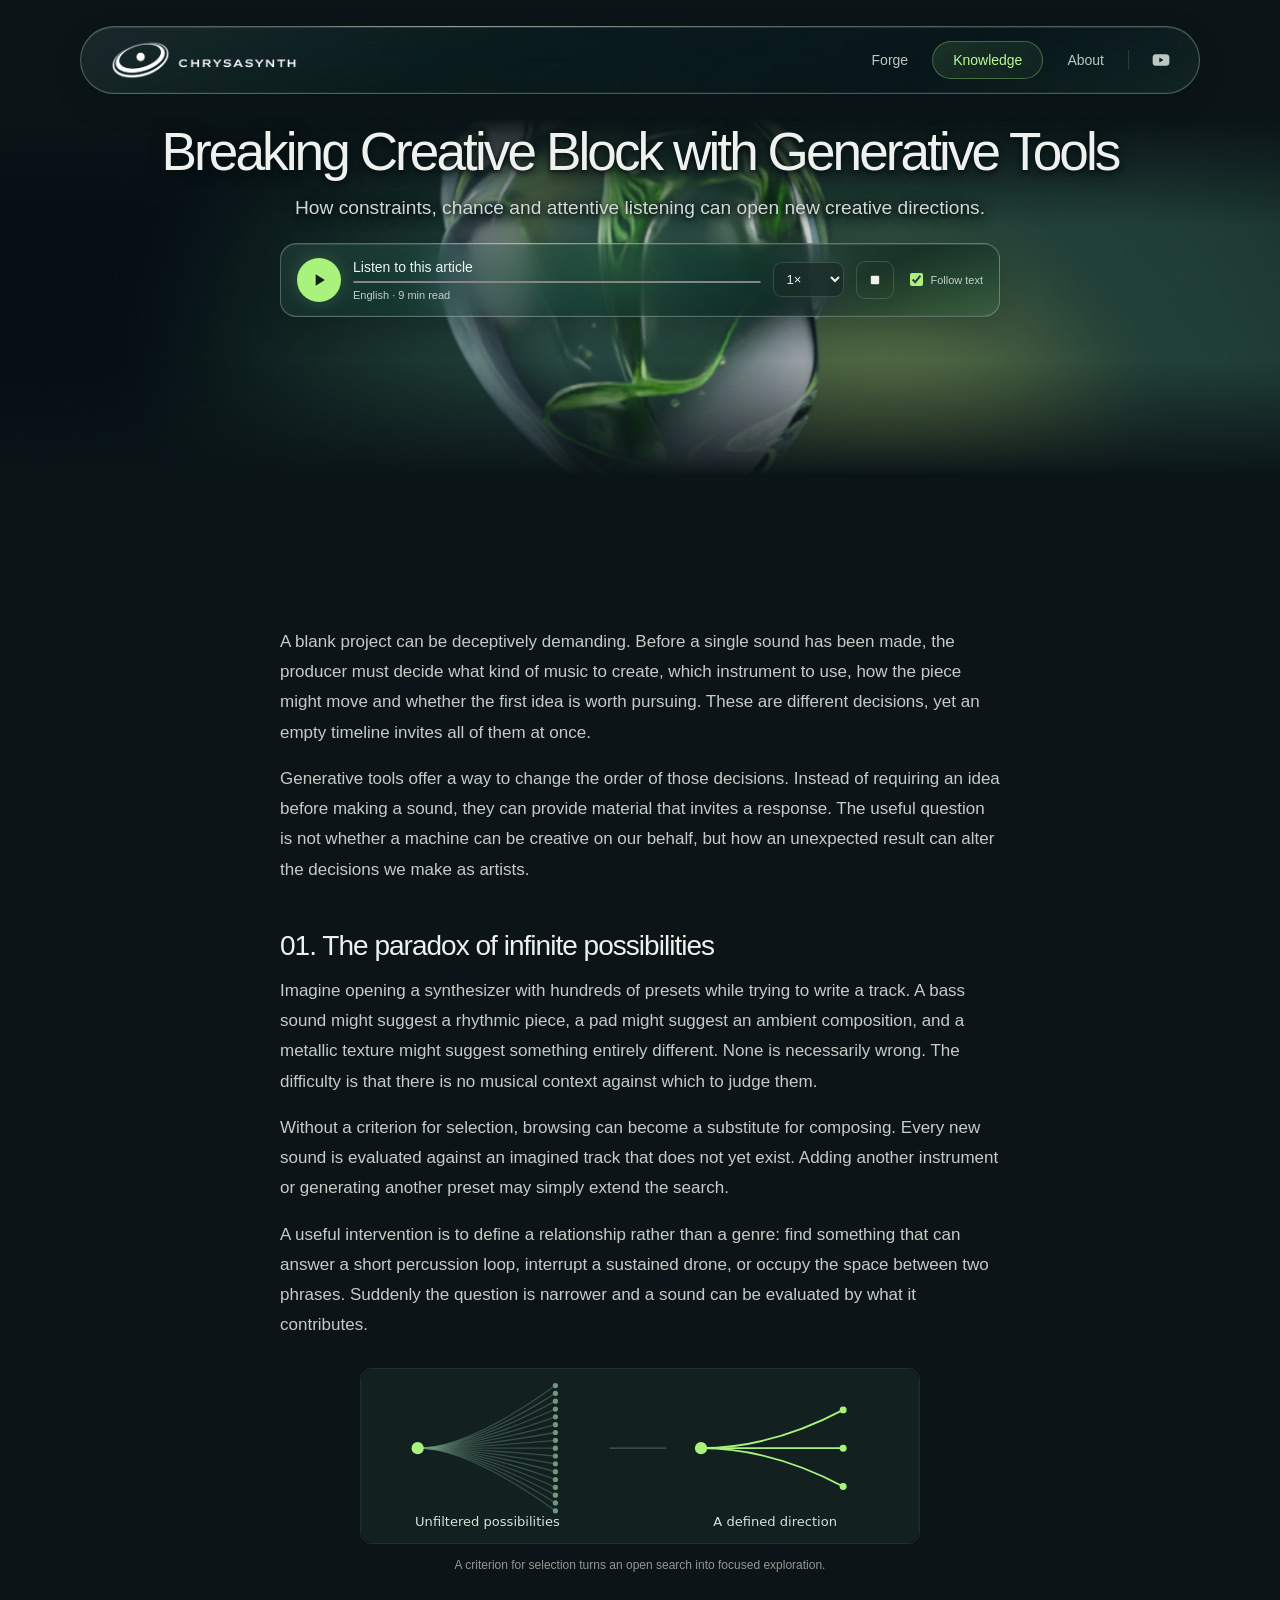
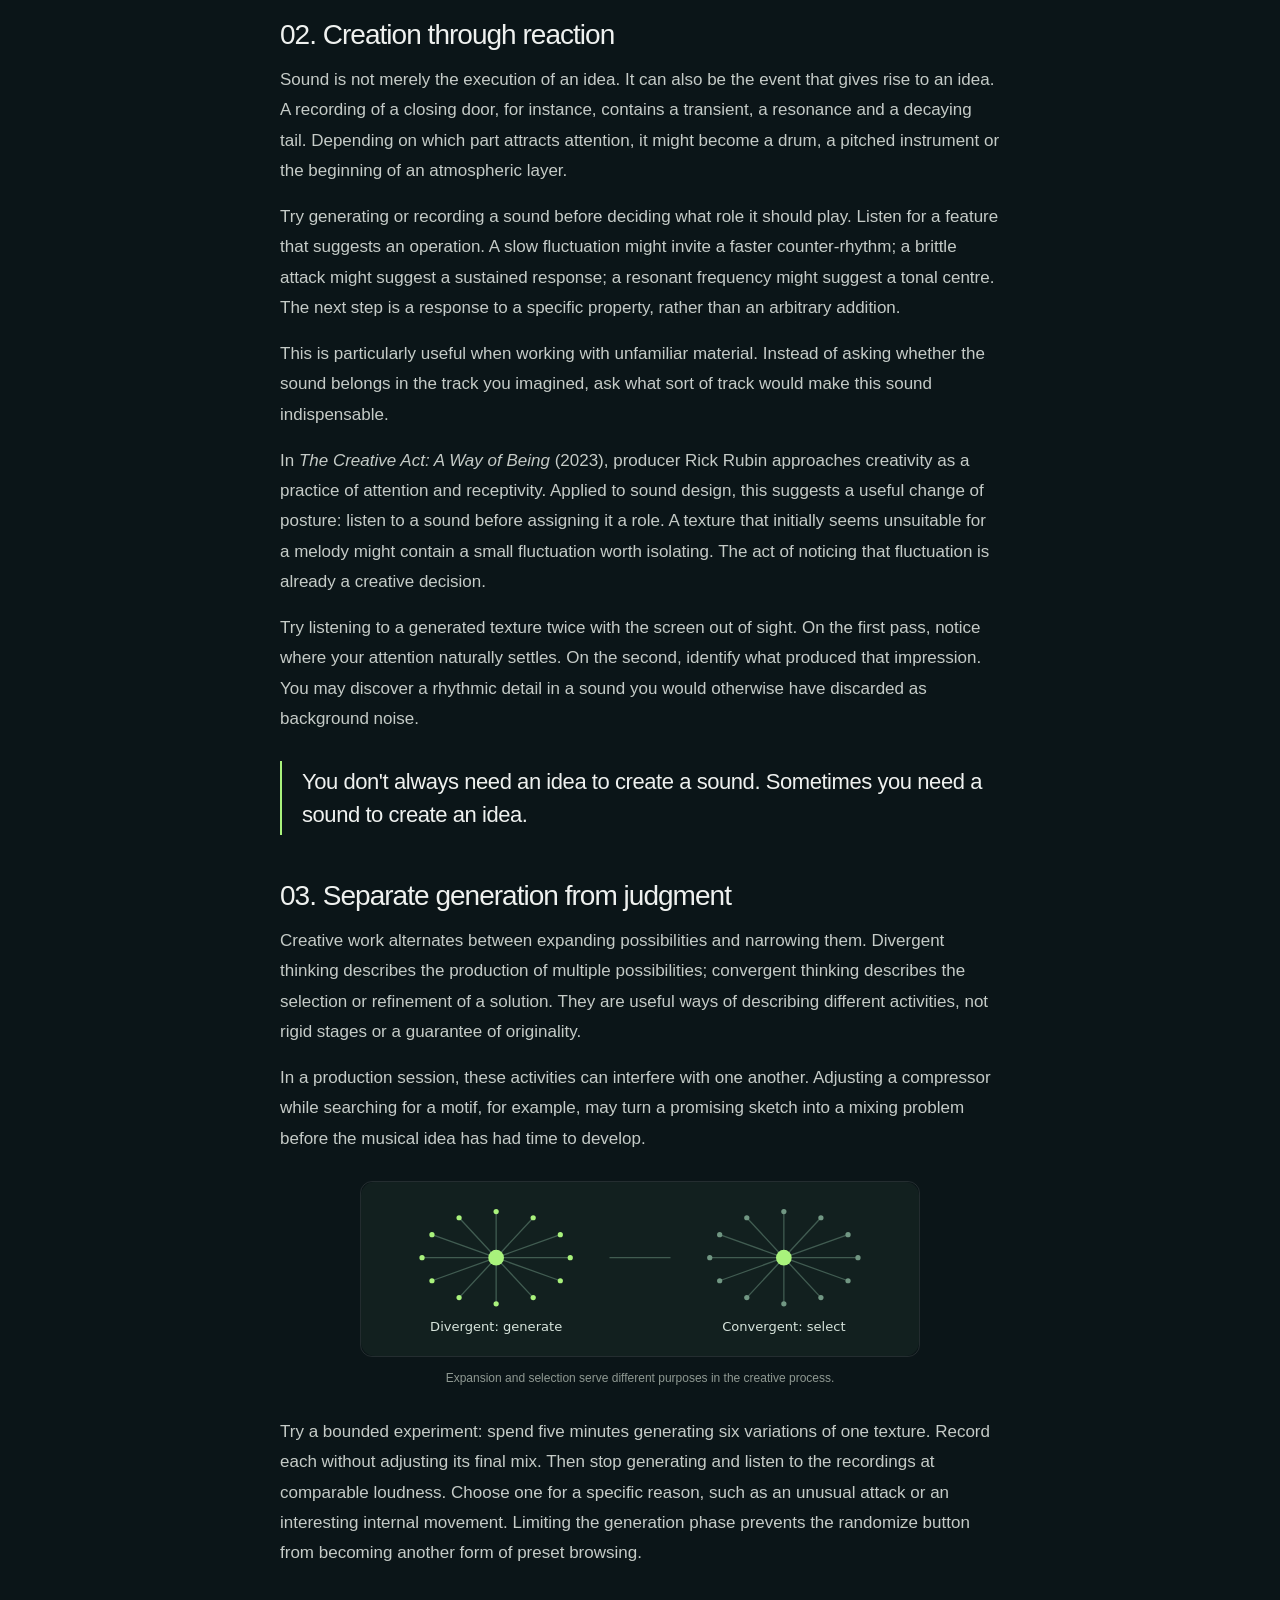
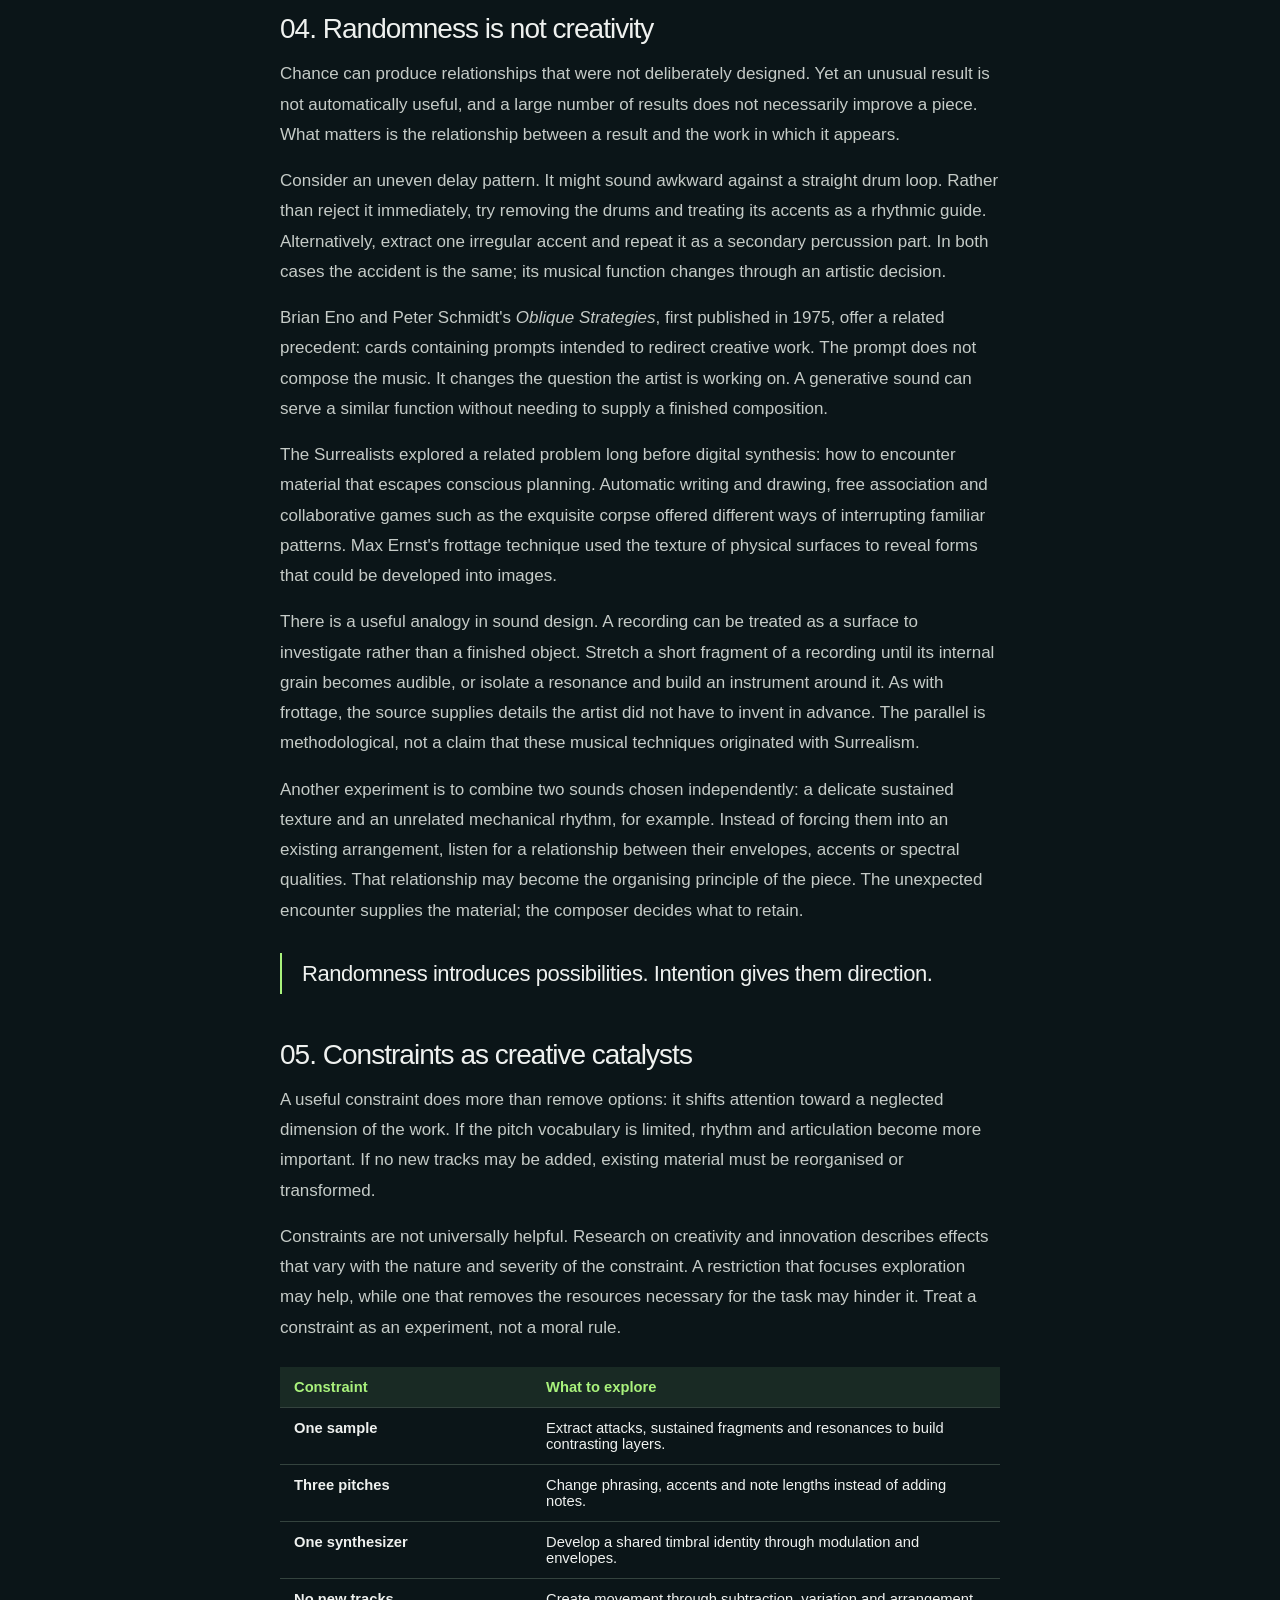
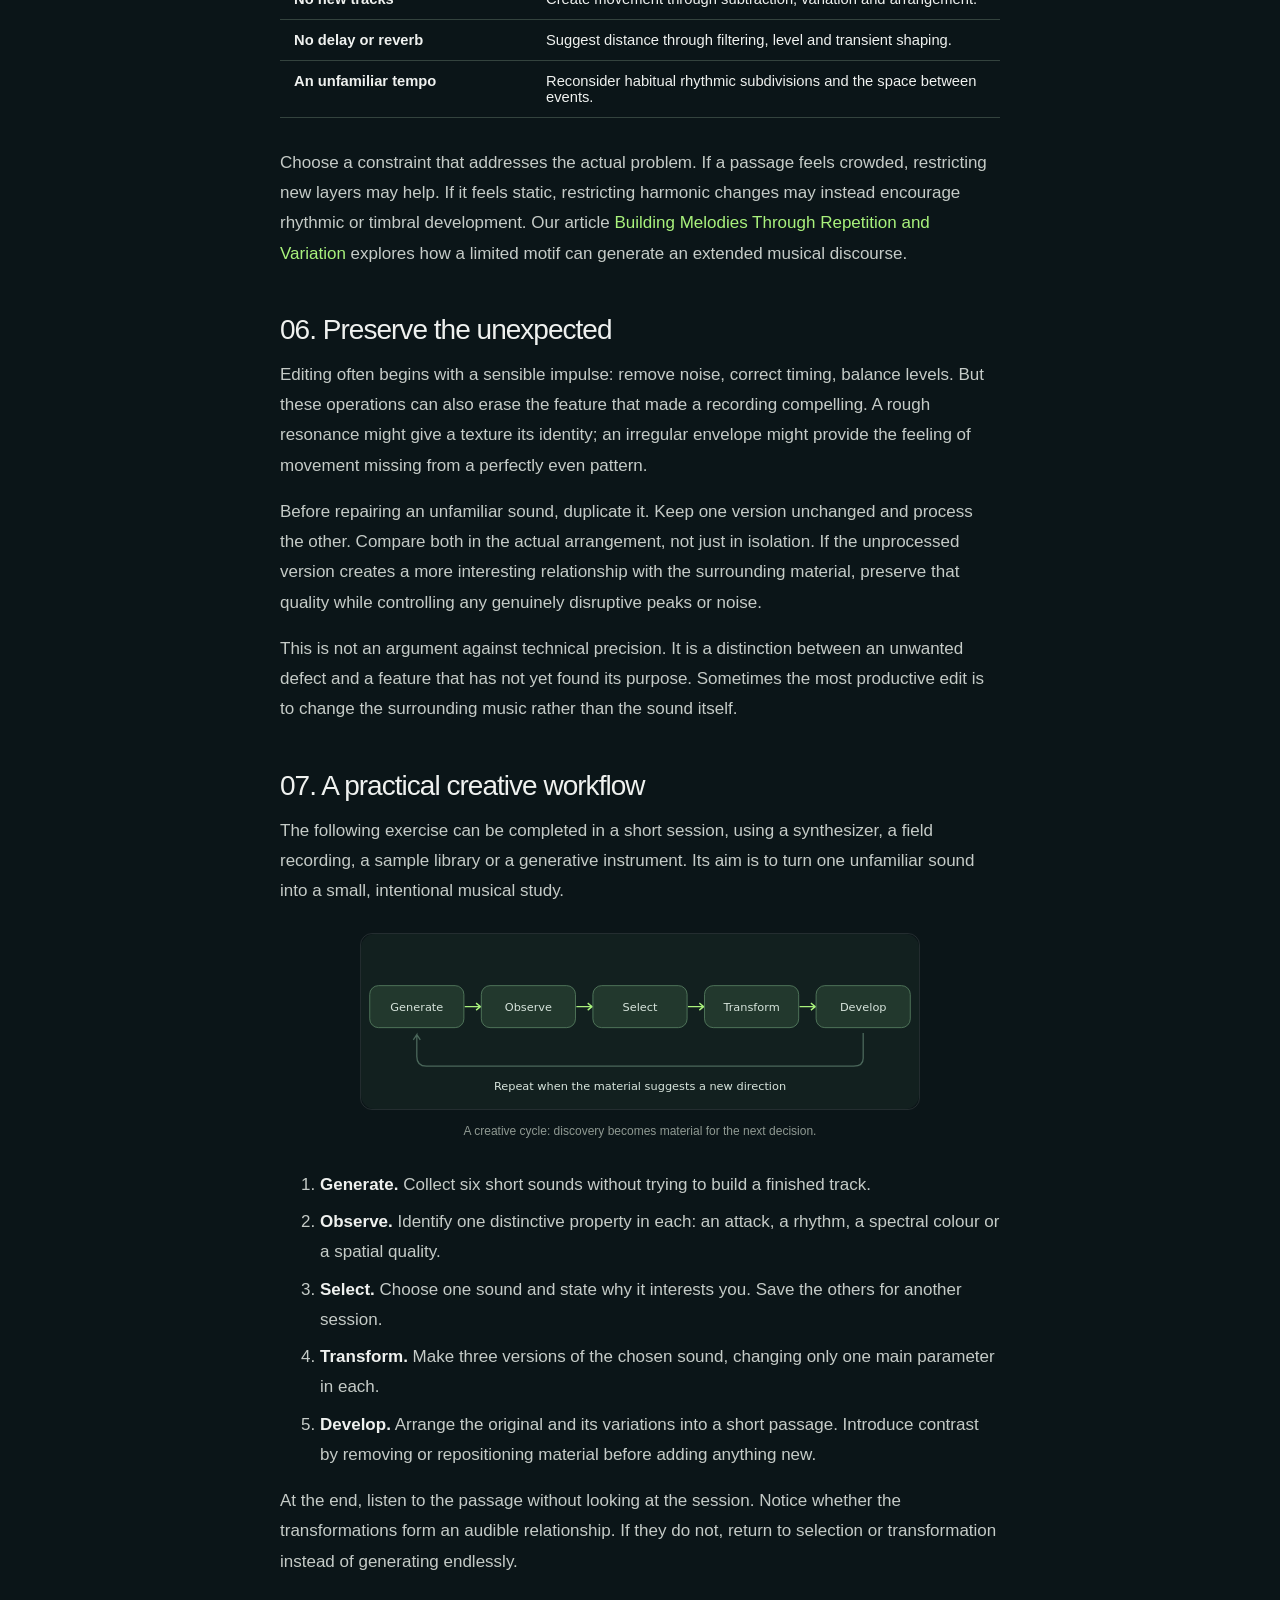
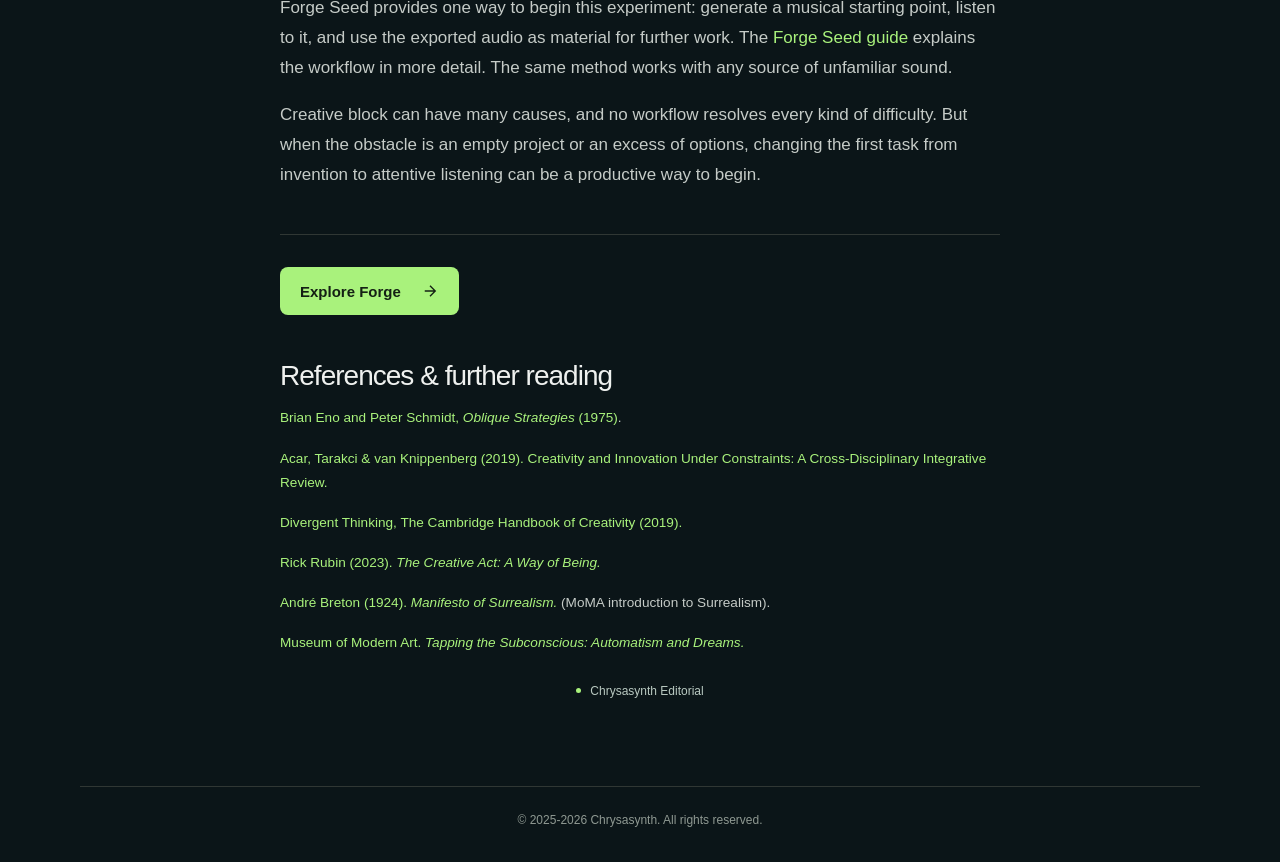
<file: knowledge/articles/creative-block/index.html>
<!DOCTYPE html>

<html lang="en"><head><meta charset="utf-8"/><meta content="width=device-width, initial-scale=1" name="viewport"/><title>Breaking Creative Block with Generative Tools | Chrysasynth</title><meta content="A practical essay on creative block in music production, exploring generative tools, constraints, selection and the value of unexpected sounds." name="description"/><link href="https://chrysasynth.com/knowledge/articles/creative-block/" rel="canonical"/><link href="../article.css" rel="stylesheet"/><link href="../../glass.css" rel="stylesheet"/><style>.reading-body table{margin:24px 0 30px}.reading-body th,.reading-body td{padding:12px 14px;border-bottom:1px solid #34433e;vertical-align:top}.reading-body th{color:#a9f27c;background:#192a24}.reading-body td:first-child{font-weight:600;width:35%}.reading-body figure img[src$=".svg"]{width:100%;height:auto}.reading-body a:not(.button){color:#a9f27c;text-underline-offset:3px}</style>
<meta property="og:title" content="Breaking Creative Block with Generative Tools | Chrysasynth">
<meta property="og:description" content="A practical essay on creative block in music production, exploring generative tools, constraints, selection and the value of unexpected sounds.">
<meta property="og:url" content="https://chrysasynth.com/knowledge/articles/creative-block/">
<meta property="og:image" content="https://chrysasynth.com/knowledge/articles/creative-block/assets/hero-hq.webp">
<meta property="og:type" content="article">
<meta property="og:site_name" content="Chrysasynth">
<meta name="twitter:card" content="summary_large_image">
<script type="application/ld+json">{"@context": "https://schema.org", "@type": "Article", "headline": "Breaking Creative Block with Generative Tools", "description": "A practical essay on creative block in music production, exploring generative tools, constraints, selection and the value of unexpected sounds.", "image": "https://chrysasynth.com/knowledge/articles/creative-block/assets/hero-hq.webp", "mainEntityOfPage": "https://chrysasynth.com/knowledge/articles/creative-block/", "publisher": {"@type": "Organization", "name": "Chrysasynth", "url": "https://chrysasynth.com/"}, "inLanguage": "en"}</script>
</head><body><div class="wrap"><header class="header"><a href="../../../index.html"><img alt="Chrysasynth" class="logo" src="../../../logo.png"/></a><nav aria-label="Main navigation" class="nav"><a href="https://forge.chrysasynth.com/">Forge</a><a class="active" href="../../index.html">Knowledge</a><a class="about" href="https://forge.chrysasynth.com/#about">About</a><a aria-label="YouTube" class="social" href="https://www.youtube.com/@Chrysasynth"><svg fill="currentColor" viewbox="0 0 24 24"><rect height="14" rx="4" width="20" x="2" y="5"></rect><path d="m10 9 5 3-5 3Z" fill="#141618"></path></svg></a></nav></header><article class="article"><div class="cover-hero"><img alt="Organic translucent glass sculpture with green reflections" class="cover-image" src="assets/hero-hq.webp"/><div class="cover-copy"><h1 class="title">Breaking Creative Block with Generative Tools</h1><p class="subtitle">How constraints, chance and attentive listening can open new creative directions.</p></div></div><div class="reading-body"><section aria-label="Article audio narration" class="reader" hidden=""><button aria-label="Play narration" class="reader-play" type="button"><svg aria-hidden="true" viewbox="0 0 24 24"><path d="M8 5v14l11-7z"></path></svg></button><div class="reader-main"><span class="reader-title">Listen to this article</span><progress aria-label="Narration progress" max="1" value="0"></progress><span aria-live="polite" class="reader-status">English · 9 min read</span></div><select aria-label="Reading speed"><option value="0.75">0.75×</option><option selected="" value="1">1×</option><option value="1.25">1.25×</option><option value="1.5">1.5×</option></select><button aria-label="Stop narration" class="reader-stop" type="button"><svg aria-hidden="true" viewbox="0 0 24 24"><rect height="10" rx="1" width="10" x="7" y="7"></rect></svg></button><label class="reader-follow"><input checked="" type="checkbox"/> Follow text</label></section><div aria-hidden="true" class="article-art-space"></div><div class="intro"><p>A blank project can be deceptively demanding. Before a single sound has been made, the producer must decide what kind of music to create, which instrument to use, how the piece might move and whether the first idea is worth pursuing. These are different decisions, yet an empty timeline invites all of them at once.</p><p>Generative tools offer a way to change the order of those decisions. Instead of requiring an idea before making a sound, they can provide material that invites a response. The useful question is not whether a machine can be creative on our behalf, but how an unexpected result can alter the decisions we make as artists.</p></div>
<h2>01. The paradox of infinite possibilities</h2>
<p>Imagine opening a synthesizer with hundreds of presets while trying to write a track. A bass sound might suggest a rhythmic piece, a pad might suggest an ambient composition, and a metallic texture might suggest something entirely different. None is necessarily wrong. The difficulty is that there is no musical context against which to judge them.</p><p>Without a criterion for selection, browsing can become a substitute for composing. Every new sound is evaluated against an imagined track that does not yet exist. Adding another instrument or generating another preset may simply extend the search.</p><p>A useful intervention is to define a relationship rather than a genre: find something that can answer a short percussion loop, interrupt a sustained drone, or occupy the space between two phrases. Suddenly the question is narrower and a sound can be evaluated by what it contributes.</p>
<figure><img alt="Many possible paths contrasted with three focused paths" src="assets/possibilities.svg"/><figcaption>A criterion for selection turns an open search into focused exploration.</figcaption></figure>
<h2>02. Creation through reaction</h2>
<p>Sound is not merely the execution of an idea. It can also be the event that gives rise to an idea. A recording of a closing door, for instance, contains a transient, a resonance and a decaying tail. Depending on which part attracts attention, it might become a drum, a pitched instrument or the beginning of an atmospheric layer.</p><p>Try generating or recording a sound before deciding what role it should play. Listen for a feature that suggests an operation. A slow fluctuation might invite a faster counter-rhythm; a brittle attack might suggest a sustained response; a resonant frequency might suggest a tonal centre. The next step is a response to a specific property, rather than an arbitrary addition.</p><p>This is particularly useful when working with unfamiliar material. Instead of asking whether the sound belongs in the track you imagined, ask what sort of track would make this sound indispensable.</p>
<p>In <em>The Creative Act: A Way of Being</em> (2023), producer Rick Rubin approaches creativity as a practice of attention and receptivity. Applied to sound design, this suggests a useful change of posture: listen to a sound before assigning it a role. A texture that initially seems unsuitable for a melody might contain a small fluctuation worth isolating. The act of noticing that fluctuation is already a creative decision.</p><p>Try listening to a generated texture twice with the screen out of sight. On the first pass, notice where your attention naturally settles. On the second, identify what produced that impression. You may discover a rhythmic detail in a sound you would otherwise have discarded as background noise.</p>
<div class="callout">You don't always need an idea to create a sound. Sometimes you need a sound to create an idea.</div>
<h2>03. Separate generation from judgment</h2>
<p>Creative work alternates between expanding possibilities and narrowing them. Divergent thinking describes the production of multiple possibilities; convergent thinking describes the selection or refinement of a solution. They are useful ways of describing different activities, not rigid stages or a guarantee of originality.</p><p>In a production session, these activities can interfere with one another. Adjusting a compressor while searching for a motif, for example, may turn a promising sketch into a mixing problem before the musical idea has had time to develop.</p>
<figure><img alt="A branching diagram contrasting generation with selection" src="assets/thinking.svg"/><figcaption>Expansion and selection serve different purposes in the creative process.</figcaption></figure>
<p>Try a bounded experiment: spend five minutes generating six variations of one texture. Record each without adjusting its final mix. Then stop generating and listen to the recordings at comparable loudness. Choose one for a specific reason, such as an unusual attack or an interesting internal movement. Limiting the generation phase prevents the randomize button from becoming another form of preset browsing.</p>
<h2>04. Randomness is not creativity</h2>
<p>Chance can produce relationships that were not deliberately designed. Yet an unusual result is not automatically useful, and a large number of results does not necessarily improve a piece. What matters is the relationship between a result and the work in which it appears.</p><p>Consider an uneven delay pattern. It might sound awkward against a straight drum loop. Rather than reject it immediately, try removing the drums and treating its accents as a rhythmic guide. Alternatively, extract one irregular accent and repeat it as a secondary percussion part. In both cases the accident is the same; its musical function changes through an artistic decision.</p><p>Brian Eno and Peter Schmidt's <em>Oblique Strategies</em>, first published in 1975, offer a related precedent: cards containing prompts intended to redirect creative work. The prompt does not compose the music. It changes the question the artist is working on. A generative sound can serve a similar function without needing to supply a finished composition.</p>
<p>The Surrealists explored a related problem long before digital synthesis: how to encounter material that escapes conscious planning. Automatic writing and drawing, free association and collaborative games such as the exquisite corpse offered different ways of interrupting familiar patterns. Max Ernst's frottage technique used the texture of physical surfaces to reveal forms that could be developed into images.</p><p>There is a useful analogy in sound design. A recording can be treated as a surface to investigate rather than a finished object. Stretch a short fragment of a recording until its internal grain becomes audible, or isolate a resonance and build an instrument around it. As with frottage, the source supplies details the artist did not have to invent in advance. The parallel is methodological, not a claim that these musical techniques originated with Surrealism.</p><p>Another experiment is to combine two sounds chosen independently: a delicate sustained texture and an unrelated mechanical rhythm, for example. Instead of forcing them into an existing arrangement, listen for a relationship between their envelopes, accents or spectral qualities. That relationship may become the organising principle of the piece. The unexpected encounter supplies the material; the composer decides what to retain.</p>
<div class="callout">Randomness introduces possibilities. Intention gives them direction.</div>
<h2>05. Constraints as creative catalysts</h2>
<p>A useful constraint does more than remove options: it shifts attention toward a neglected dimension of the work. If the pitch vocabulary is limited, rhythm and articulation become more important. If no new tracks may be added, existing material must be reorganised or transformed.</p><p>Constraints are not universally helpful. Research on creativity and innovation describes effects that vary with the nature and severity of the constraint. A restriction that focuses exploration may help, while one that removes the resources necessary for the task may hinder it. Treat a constraint as an experiment, not a moral rule.</p>
<table style="width:100%;border-collapse:collapse;text-align:left;font-size:.92em"><thead><tr><th scope="col">Constraint</th><th scope="col">What to explore</th></tr></thead><tbody>
<tr><td>One sample</td><td>Extract attacks, sustained fragments and resonances to build contrasting layers.</td></tr><tr><td>Three pitches</td><td>Change phrasing, accents and note lengths instead of adding notes.</td></tr><tr><td>One synthesizer</td><td>Develop a shared timbral identity through modulation and envelopes.</td></tr><tr><td>No new tracks</td><td>Create movement through subtraction, variation and arrangement.</td></tr><tr><td>No delay or reverb</td><td>Suggest distance through filtering, level and transient shaping.</td></tr><tr><td>An unfamiliar tempo</td><td>Reconsider habitual rhythmic subdivisions and the space between events.</td></tr></tbody></table>
<p>Choose a constraint that addresses the actual problem. If a passage feels crowded, restricting new layers may help. If it feels static, restricting harmonic changes may instead encourage rhythmic or timbral development. Our article <a href="../melodic-variations/index.html">Building Melodies Through Repetition and Variation</a> explores how a limited motif can generate an extended musical discourse.</p>
<h2>06. Preserve the unexpected</h2>
<p>Editing often begins with a sensible impulse: remove noise, correct timing, balance levels. But these operations can also erase the feature that made a recording compelling. A rough resonance might give a texture its identity; an irregular envelope might provide the feeling of movement missing from a perfectly even pattern.</p><p>Before repairing an unfamiliar sound, duplicate it. Keep one version unchanged and process the other. Compare both in the actual arrangement, not just in isolation. If the unprocessed version creates a more interesting relationship with the surrounding material, preserve that quality while controlling any genuinely disruptive peaks or noise.</p><p>This is not an argument against technical precision. It is a distinction between an unwanted defect and a feature that has not yet found its purpose. Sometimes the most productive edit is to change the surrounding music rather than the sound itself.</p>
<h2>07. A practical creative workflow</h2>
<p>The following exercise can be completed in a short session, using a synthesizer, a field recording, a sample library or a generative instrument. Its aim is to turn one unfamiliar sound into a small, intentional musical study.</p>
<figure><img alt="Generate, observe, select, transform, develop, with an iterative return" src="assets/cycle.svg"/><figcaption>A creative cycle: discovery becomes material for the next decision.</figcaption></figure>
<ol><li><strong>Generate.</strong> Collect six short sounds without trying to build a finished track.</li><li><strong>Observe.</strong> Identify one distinctive property in each: an attack, a rhythm, a spectral colour or a spatial quality.</li><li><strong>Select.</strong> Choose one sound and state why it interests you. Save the others for another session.</li><li><strong>Transform.</strong> Make three versions of the chosen sound, changing only one main parameter in each.</li><li><strong>Develop.</strong> Arrange the original and its variations into a short passage. Introduce contrast by removing or repositioning material before adding anything new.</li></ol>
<p>At the end, listen to the passage without looking at the session. Notice whether the transformations form an audible relationship. If they do not, return to selection or transformation instead of generating endlessly.</p><p>Forge Seed provides one way to begin this experiment: generate a musical starting point, listen to it, and use the exported audio as material for further work. The <a href="../forge-seed/index.html">Forge Seed guide</a> explains the workflow in more detail. The same method works with any source of unfamiliar sound.</p><p>Creative block can have many causes, and no workflow resolves every kind of difficulty. But when the obstacle is an empty project or an excess of options, changing the first task from invention to attentive listening can be a productive way to begin.</p>
<div class="cta"><a class="button" href="https://forge.chrysasynth.com/">Explore Forge <svg fill="none" stroke="currentColor" stroke-width="1.8" viewbox="0 0 24 24"><path d="M5 12h14m-7-7 7 7-7 7"></path></svg></a></div>
<h2>References &amp; further reading</h2><p style="font-size:.85em"><a href="https://www.theguardian.com/music/2009/sep/07/oblique-strategies">Brian Eno and Peter Schmidt, <em>Oblique Strategies</em> (1975)</a>.</p><p style="font-size:.85em"><a href="https://doi.org/10.1177/0149206318805832">Acar, Tarakci &amp; van Knippenberg (2019). Creativity and Innovation Under Constraints: A Cross-Disciplinary Integrative Review.</a></p><p style="font-size:.85em"><a href="https://doi.org/10.1017/9781316979839.013">Divergent Thinking, The Cambridge Handbook of Creativity (2019).</a></p><p style="font-size:.85em"><a href="https://www.penguinrandomhouse.com/books/717356/the-creative-act-by-rick-rubin/9780593652886/">Rick Rubin (2023). <em>The Creative Act: A Way of Being.</em></a></p><p style="font-size:.85em"><a href="https://www.moma.org/momaorg/shared/flattened_pages/moma_learning/themes/surrealism/">André Breton (1924). <em>Manifesto of Surrealism.</em></a> (MoMA introduction to Surrealism).</p><p style="font-size:.85em"><a href="https://www.moma.org/momaorg/shared/flattened_pages/moma_learning/themes/surrealism/tapping-the-subconscious-automatism-and-dreams/">Museum of Modern Art. <em>Tapping the Subconscious: Automatism and Dreams.</em></a></p>
<div class="byline"><span class="dot"></span>Chrysasynth Editorial</div></div></article><footer class="footer">© 2025-2026 Chrysasynth. All rights reserved.</footer></div><script src="../reader.js"></script></body></html>
</file>
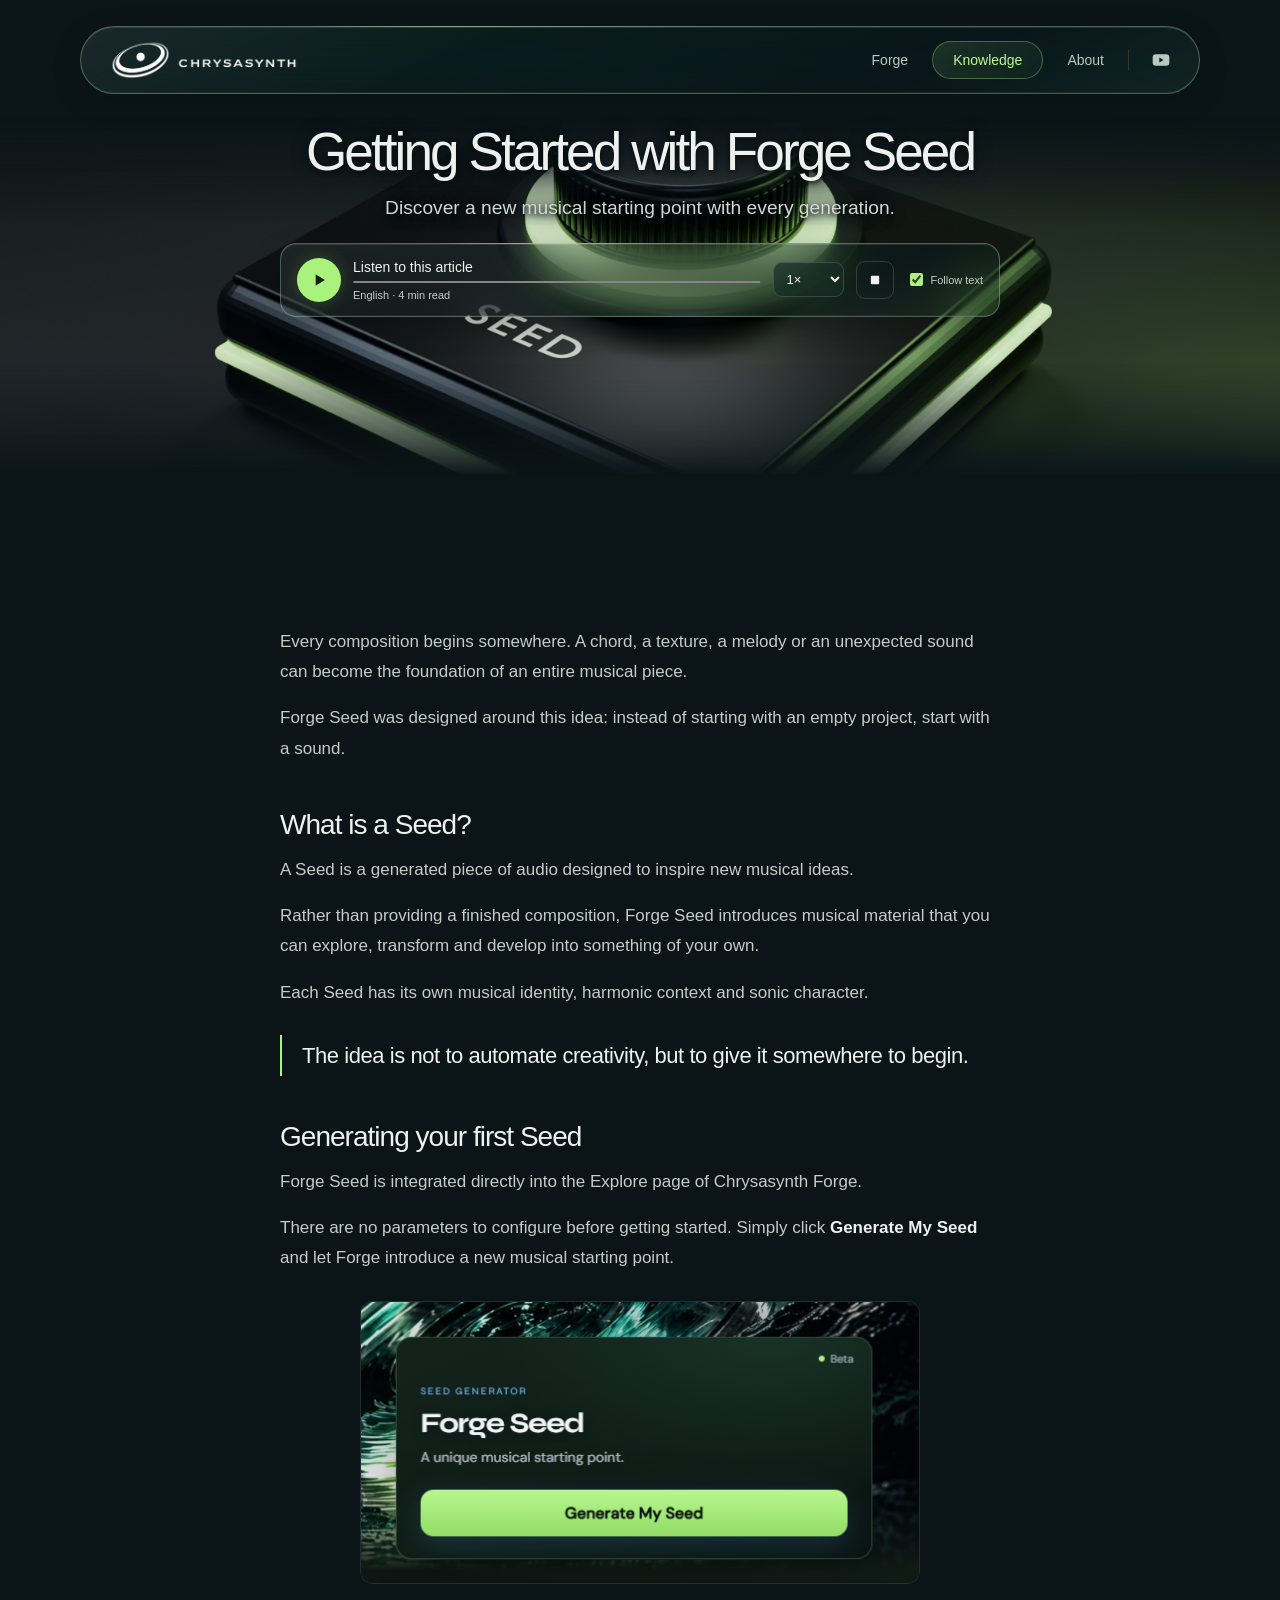
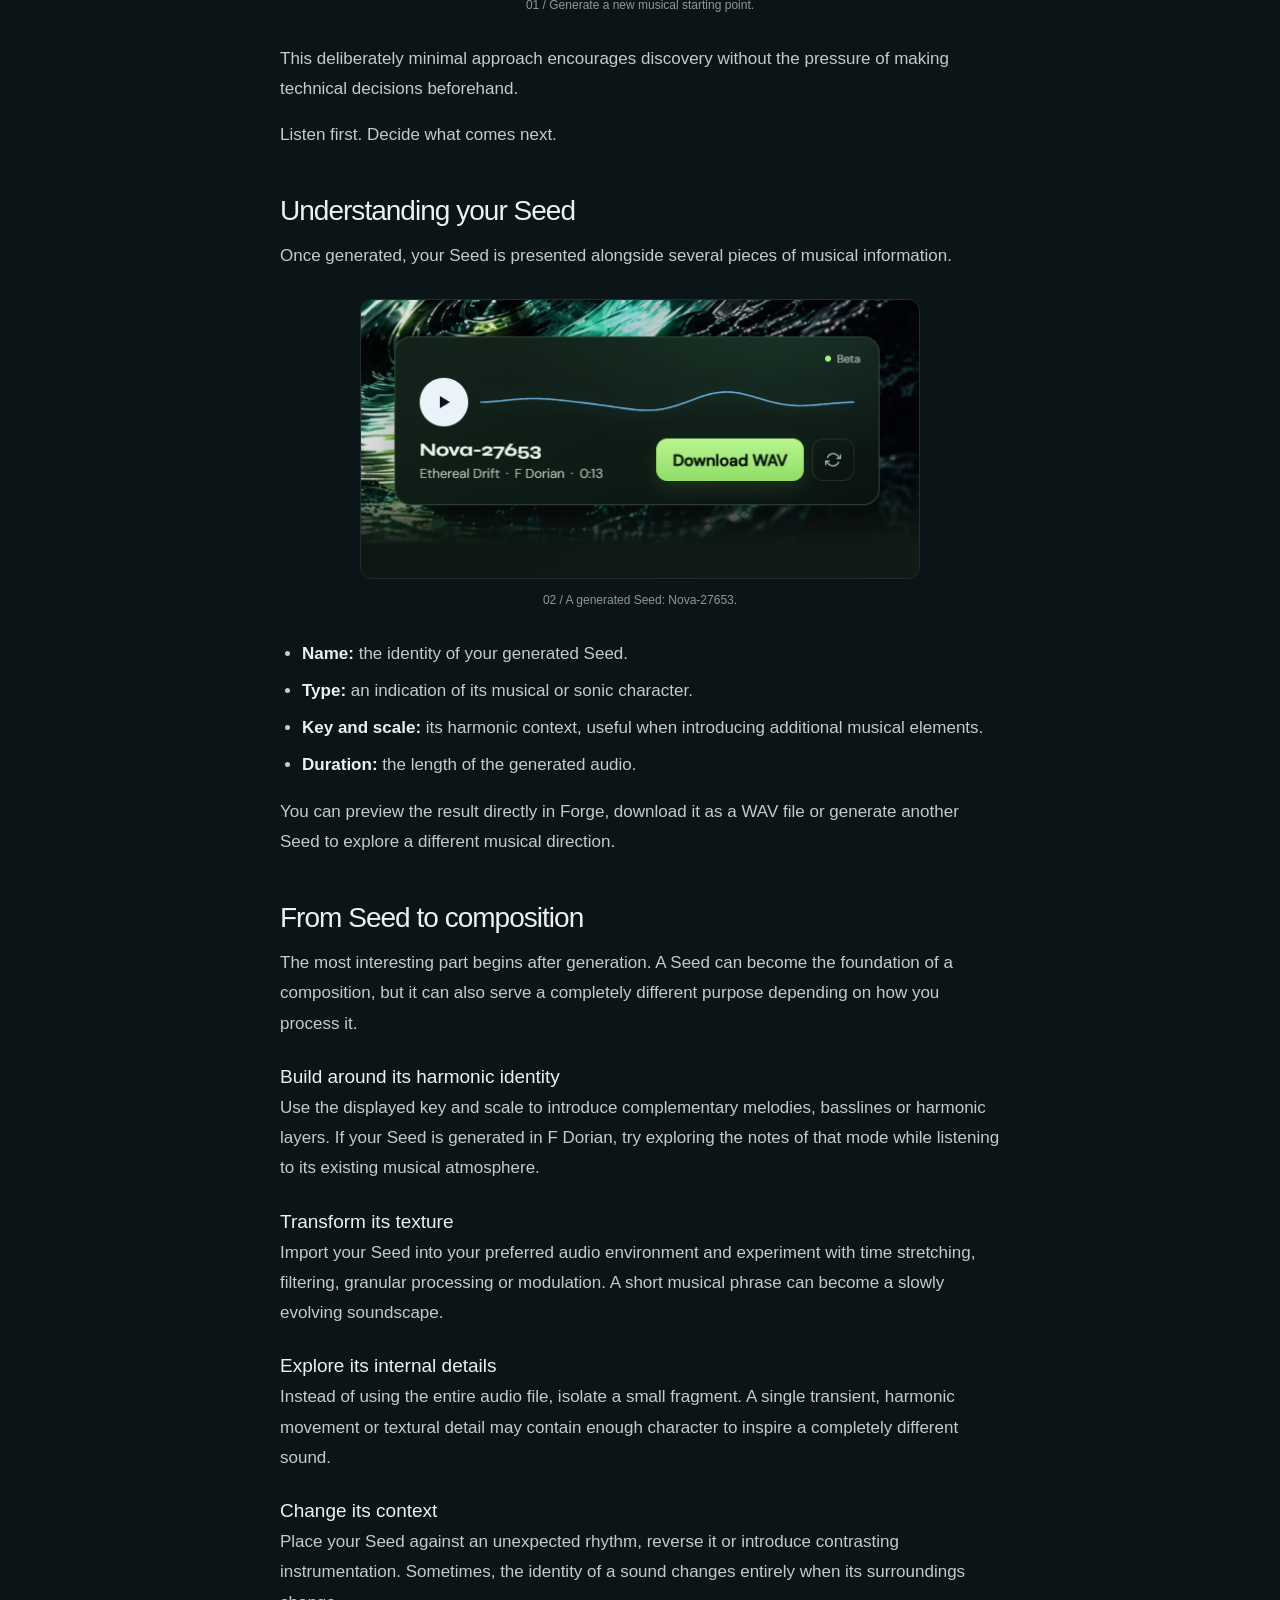
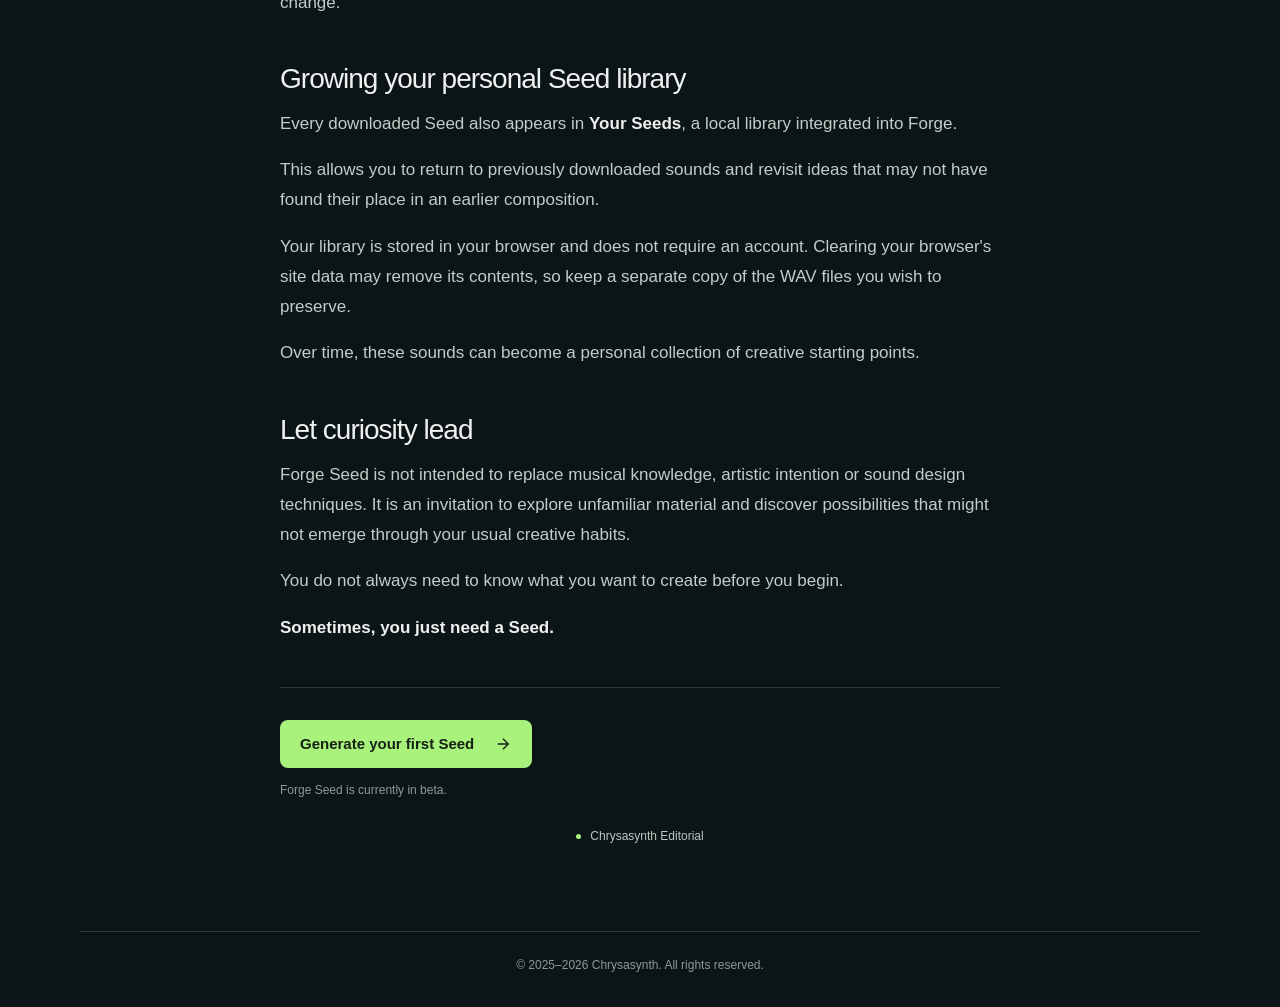
<file: knowledge/articles/forge-seed/index.html>
<!DOCTYPE html>

<html lang="en"><head><meta charset="utf-8"/><meta content="width=device-width, initial-scale=1" name="viewport"/><title>Getting Started with Forge Seed | Chrysasynth</title><meta content="Generate musical ideas and explore new creative directions with Forge Seed." name="description"/><link href="https://chrysasynth.com/knowledge/articles/forge-seed/" rel="canonical"/><link href="../article.css" rel="stylesheet"/><link href="../../glass.css" rel="stylesheet"/>
<meta property="og:title" content="Getting Started with Forge Seed | Chrysasynth">
<meta property="og:description" content="Generate musical ideas and explore new creative directions with Forge Seed.">
<meta property="og:url" content="https://chrysasynth.com/knowledge/articles/forge-seed/">
<meta property="og:image" content="https://chrysasynth.com/knowledge/articles/forge-seed/assets/hero-hq.webp">
<meta property="og:type" content="article">
<meta property="og:site_name" content="Chrysasynth">
<meta name="twitter:card" content="summary_large_image">
<script type="application/ld+json">{"@context": "https://schema.org", "@type": "Article", "headline": "Getting Started with Forge Seed", "description": "Generate musical ideas and explore new creative directions with Forge Seed.", "image": "https://chrysasynth.com/knowledge/articles/forge-seed/assets/hero-hq.webp", "mainEntityOfPage": "https://chrysasynth.com/knowledge/articles/forge-seed/", "publisher": {"@type": "Organization", "name": "Chrysasynth", "url": "https://chrysasynth.com/"}, "inLanguage": "en"}</script>
</head><body><div class="wrap"><header class="header"><a href="../../../index.html"><img alt="Chrysasynth" class="logo" src="../../../logo.png"/></a><nav aria-label="Main navigation" class="nav"><a href="https://forge.chrysasynth.com/">Forge</a><a class="active" href="../../index.html">Knowledge</a><a class="about" href="https://forge.chrysasynth.com/#about">About</a><a aria-label="YouTube" class="social" href="https://www.youtube.com/@Chrysasynth"><svg fill="currentColor" viewbox="0 0 24 24"><rect height="14" rx="4" width="20" x="2" y="5"></rect><path d="m10 9 5 3-5 3Z" fill="#141618"></path></svg></a></nav></header><article class="article"><div class="cover-hero"><img alt="Forge Seed hardware-inspired sculpture" class="cover-image" src="assets/hero-hq.webp"/><div class="cover-copy"><h1 class="title">Getting Started with Forge Seed</h1><p class="subtitle">Discover a new musical starting point with every generation.</p></div></div><div class="reading-body"><section aria-label="Article audio narration" class="reader" hidden=""><button aria-label="Play narration" class="reader-play" type="button"><svg aria-hidden="true" viewbox="0 0 24 24"><path d="M8 5v14l11-7z"></path></svg></button><div class="reader-main"><span class="reader-title">Listen to this article</span><progress aria-label="Narration progress" max="1" value="0"></progress><span aria-live="polite" class="reader-status">English · 4 min read</span></div><select aria-label="Reading speed"><option value="0.75">0.75×</option><option selected="" value="1">1×</option><option value="1.25">1.25×</option><option value="1.5">1.5×</option></select><button aria-label="Stop narration" class="reader-stop" type="button"><svg aria-hidden="true" viewbox="0 0 24 24"><rect height="10" rx="1" width="10" x="7" y="7"></rect></svg></button><label class="reader-follow"><input checked="" type="checkbox"/> Follow text</label></section><div aria-hidden="true" class="article-art-space"></div><div class="intro"><p>Every composition begins somewhere. A chord, a texture, a melody or an unexpected sound can become the foundation of an entire musical piece.</p><p>Forge Seed was designed around this idea: instead of starting with an empty project, start with a sound.</p></div><h2>What is a Seed?</h2><p>A Seed is a generated piece of audio designed to inspire new musical ideas.</p><p>Rather than providing a finished composition, Forge Seed introduces musical material that you can explore, transform and develop into something of your own.</p><p>Each Seed has its own musical identity, harmonic context and sonic character.</p><div class="callout">The idea is not to automate creativity, but to give it somewhere to begin.</div><h2>Generating your first Seed</h2><p>Forge Seed is integrated directly into the Explore page of Chrysasynth Forge.</p><p>There are no parameters to configure before getting started. Simply click <strong>Generate My Seed</strong> and let Forge introduce a new musical starting point.</p><figure><img alt="Forge Seed initial interface with Generate My Seed button" height="283" src="assets/seed-before.png" width="562"/><figcaption>01 / Generate a new musical starting point.</figcaption></figure><p>This deliberately minimal approach encourages discovery without the pressure of making technical decisions beforehand.</p><p>Listen first. Decide what comes next.</p><h2>Understanding your Seed</h2><p>Once generated, your Seed is presented alongside several pieces of musical information.</p><figure><img alt="Generated Seed Nova-27653, Ethereal Drift, F Dorian, 13 seconds, with playback and WAV download controls" height="275" src="assets/seed-after.png" width="552"/><figcaption>02 / A generated Seed: Nova-27653.</figcaption></figure><ul><li><strong>Name:</strong> the identity of your generated Seed.</li><li><strong>Type:</strong> an indication of its musical or sonic character.</li><li><strong>Key and scale:</strong> its harmonic context, useful when introducing additional musical elements.</li><li><strong>Duration:</strong> the length of the generated audio.</li></ul><p>You can preview the result directly in Forge, download it as a WAV file or generate another Seed to explore a different musical direction.</p><h2>From Seed to composition</h2><p>The most interesting part begins after generation. A Seed can become the foundation of a composition, but it can also serve a completely different purpose depending on how you process it.</p><h3>Build around its harmonic identity</h3><p>Use the displayed key and scale to introduce complementary melodies, basslines or harmonic layers. If your Seed is generated in F Dorian, try exploring the notes of that mode while listening to its existing musical atmosphere.</p><h3>Transform its texture</h3><p>Import your Seed into your preferred audio environment and experiment with time stretching, filtering, granular processing or modulation. A short musical phrase can become a slowly evolving soundscape.</p><h3>Explore its internal details</h3><p>Instead of using the entire audio file, isolate a small fragment. A single transient, harmonic movement or textural detail may contain enough character to inspire a completely different sound.</p><h3>Change its context</h3><p>Place your Seed against an unexpected rhythm, reverse it or introduce contrasting instrumentation. Sometimes, the identity of a sound changes entirely when its surroundings change.</p><h2>Growing your personal Seed library</h2><p>Every downloaded Seed also appears in <strong>Your Seeds</strong>, a local library integrated into Forge.</p><p>This allows you to return to previously downloaded sounds and revisit ideas that may not have found their place in an earlier composition.</p><p>Your library is stored in your browser and does not require an account. Clearing your browser's site data may remove its contents, so keep a separate copy of the WAV files you wish to preserve.</p><p>Over time, these sounds can become a personal collection of creative starting points.</p><h2>Let curiosity lead</h2><p>Forge Seed is not intended to replace musical knowledge, artistic intention or sound design techniques. It is an invitation to explore unfamiliar material and discover possibilities that might not emerge through your usual creative habits.</p><p>You do not always need to know what you want to create before you begin.</p><p><strong>Sometimes, you just need a Seed.</strong></p><div class="cta"><a class="button" href="https://forge.chrysasynth.com/">Generate your first Seed <svg fill="none" stroke="currentColor" stroke-width="1.8" viewbox="0 0 24 24"><path d="M5 12h14m-7-7 7 7-7 7"></path></svg></a><p class="note">Forge Seed is currently in beta.</p></div><div class="byline"><span class="dot"></span>Chrysasynth Editorial</div></div></article><footer class="footer">© 2025–2026 Chrysasynth. All rights reserved.</footer></div><script src="../reader.js"></script></body></html>
</file>
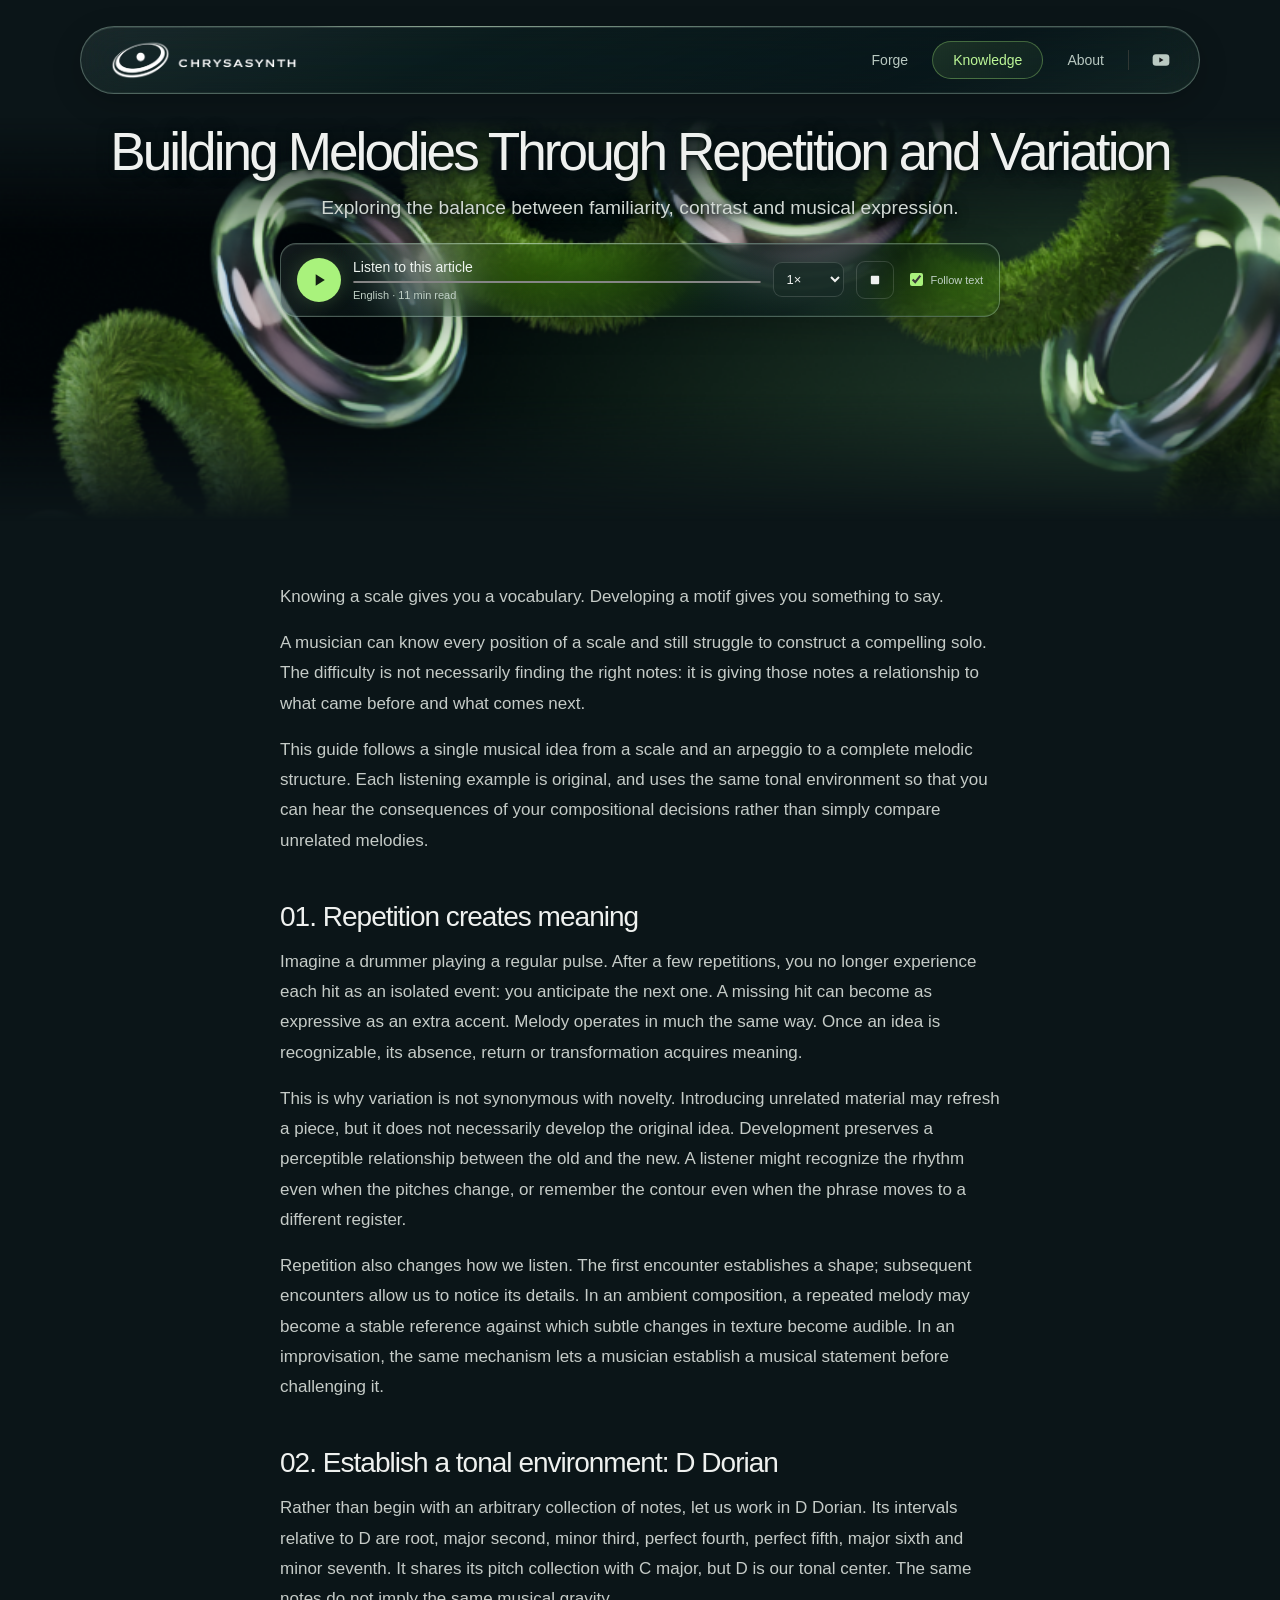
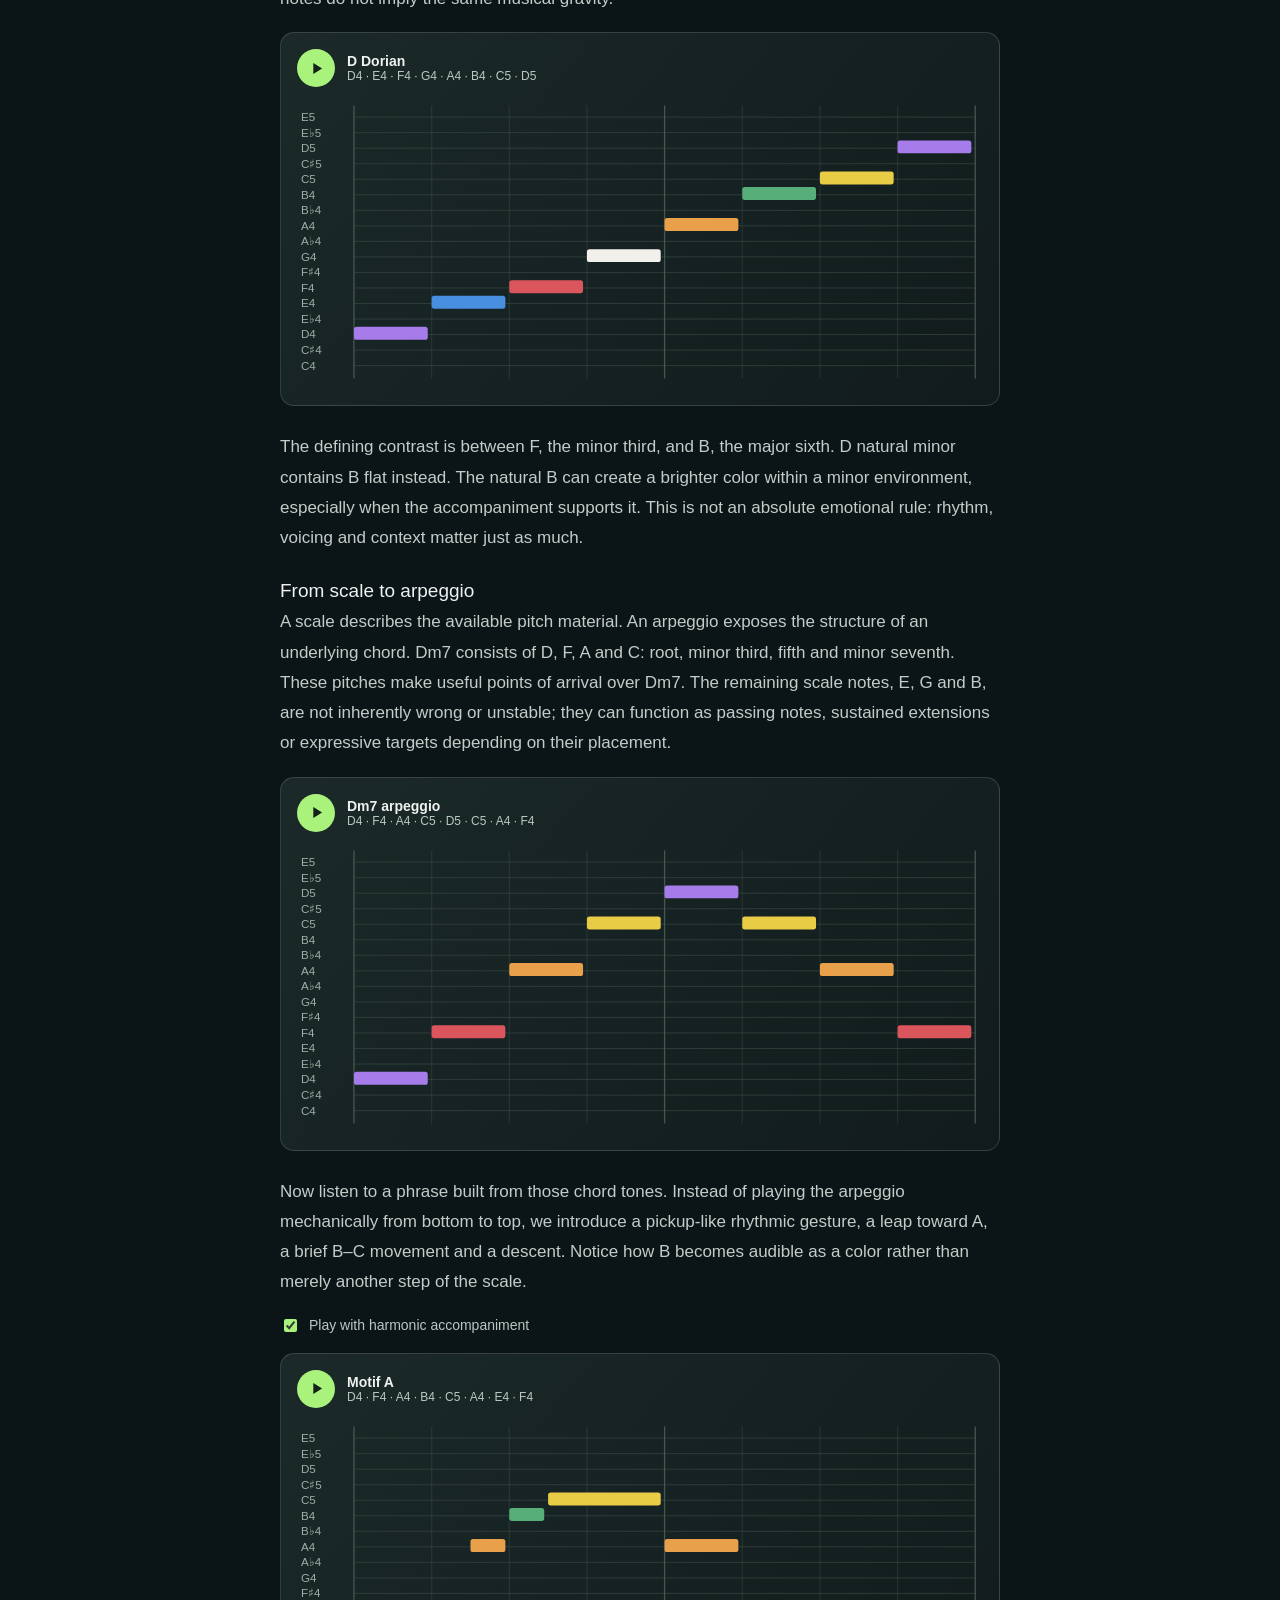
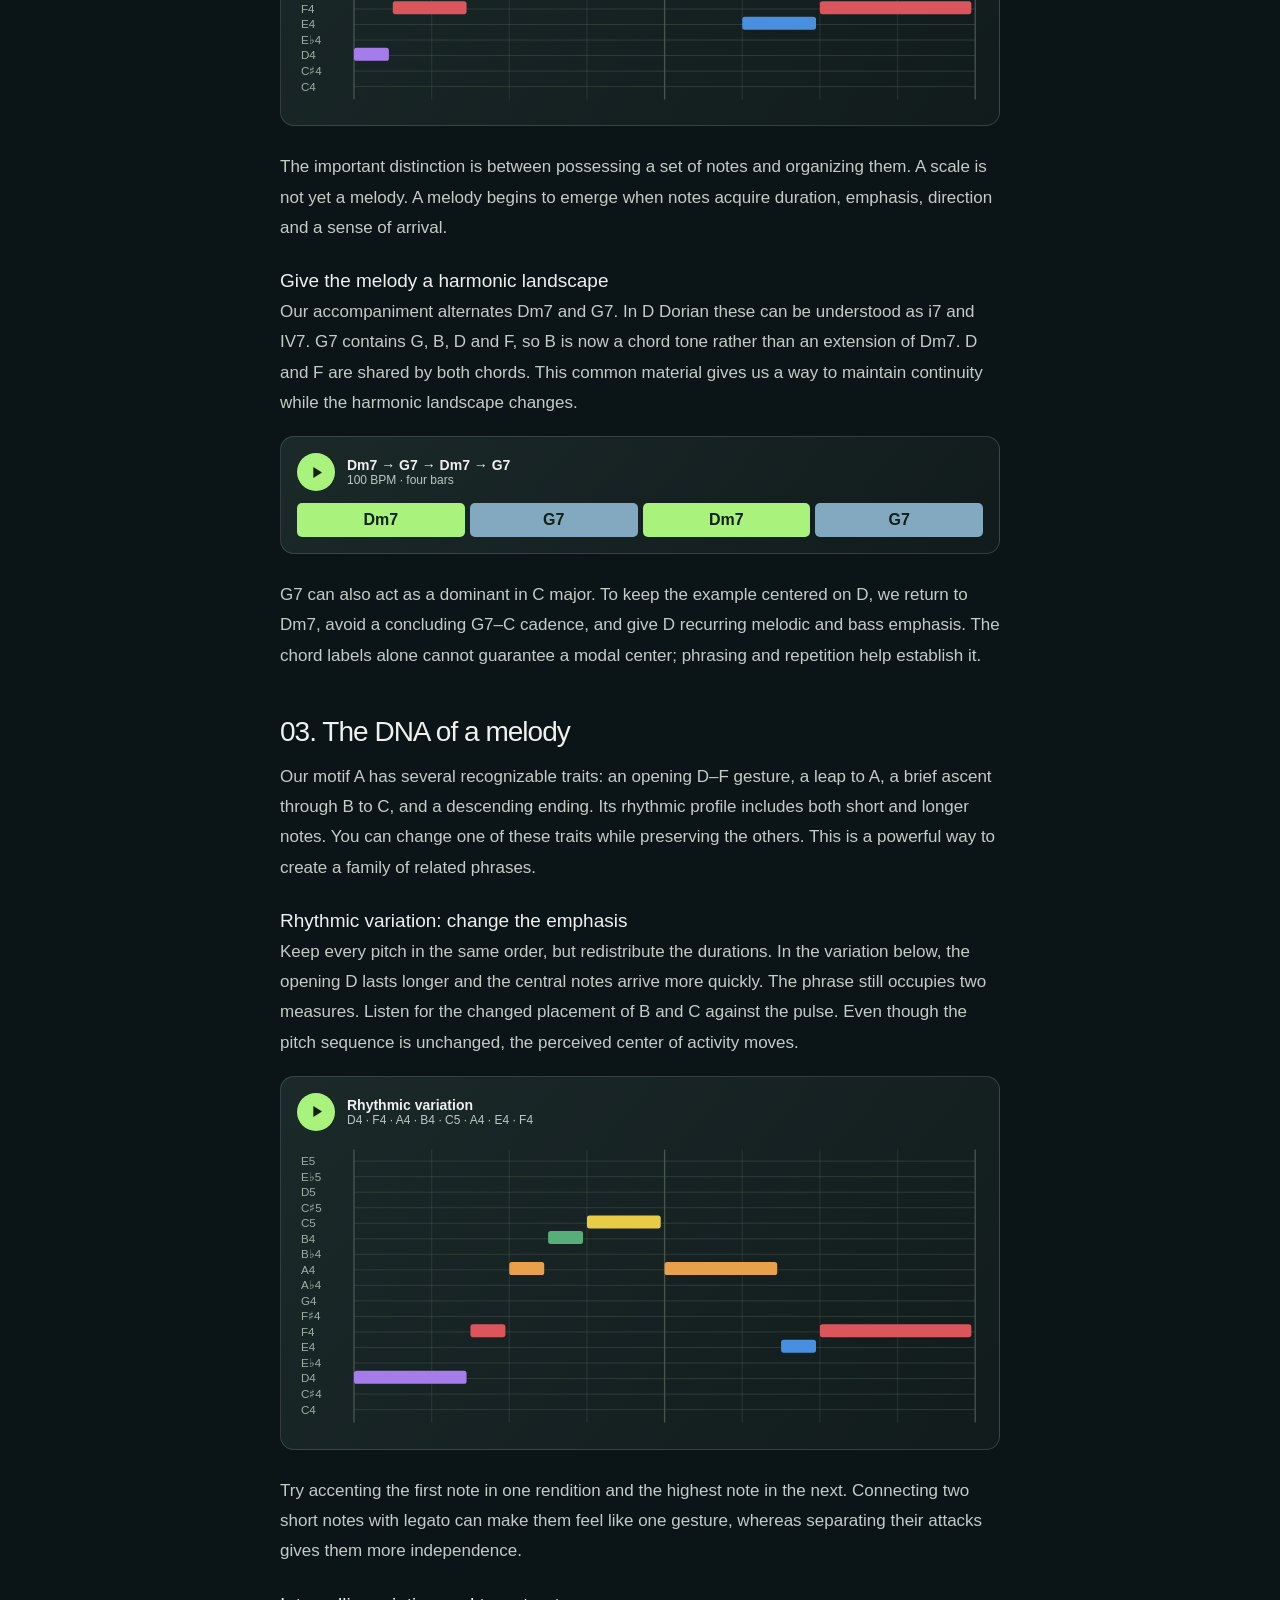
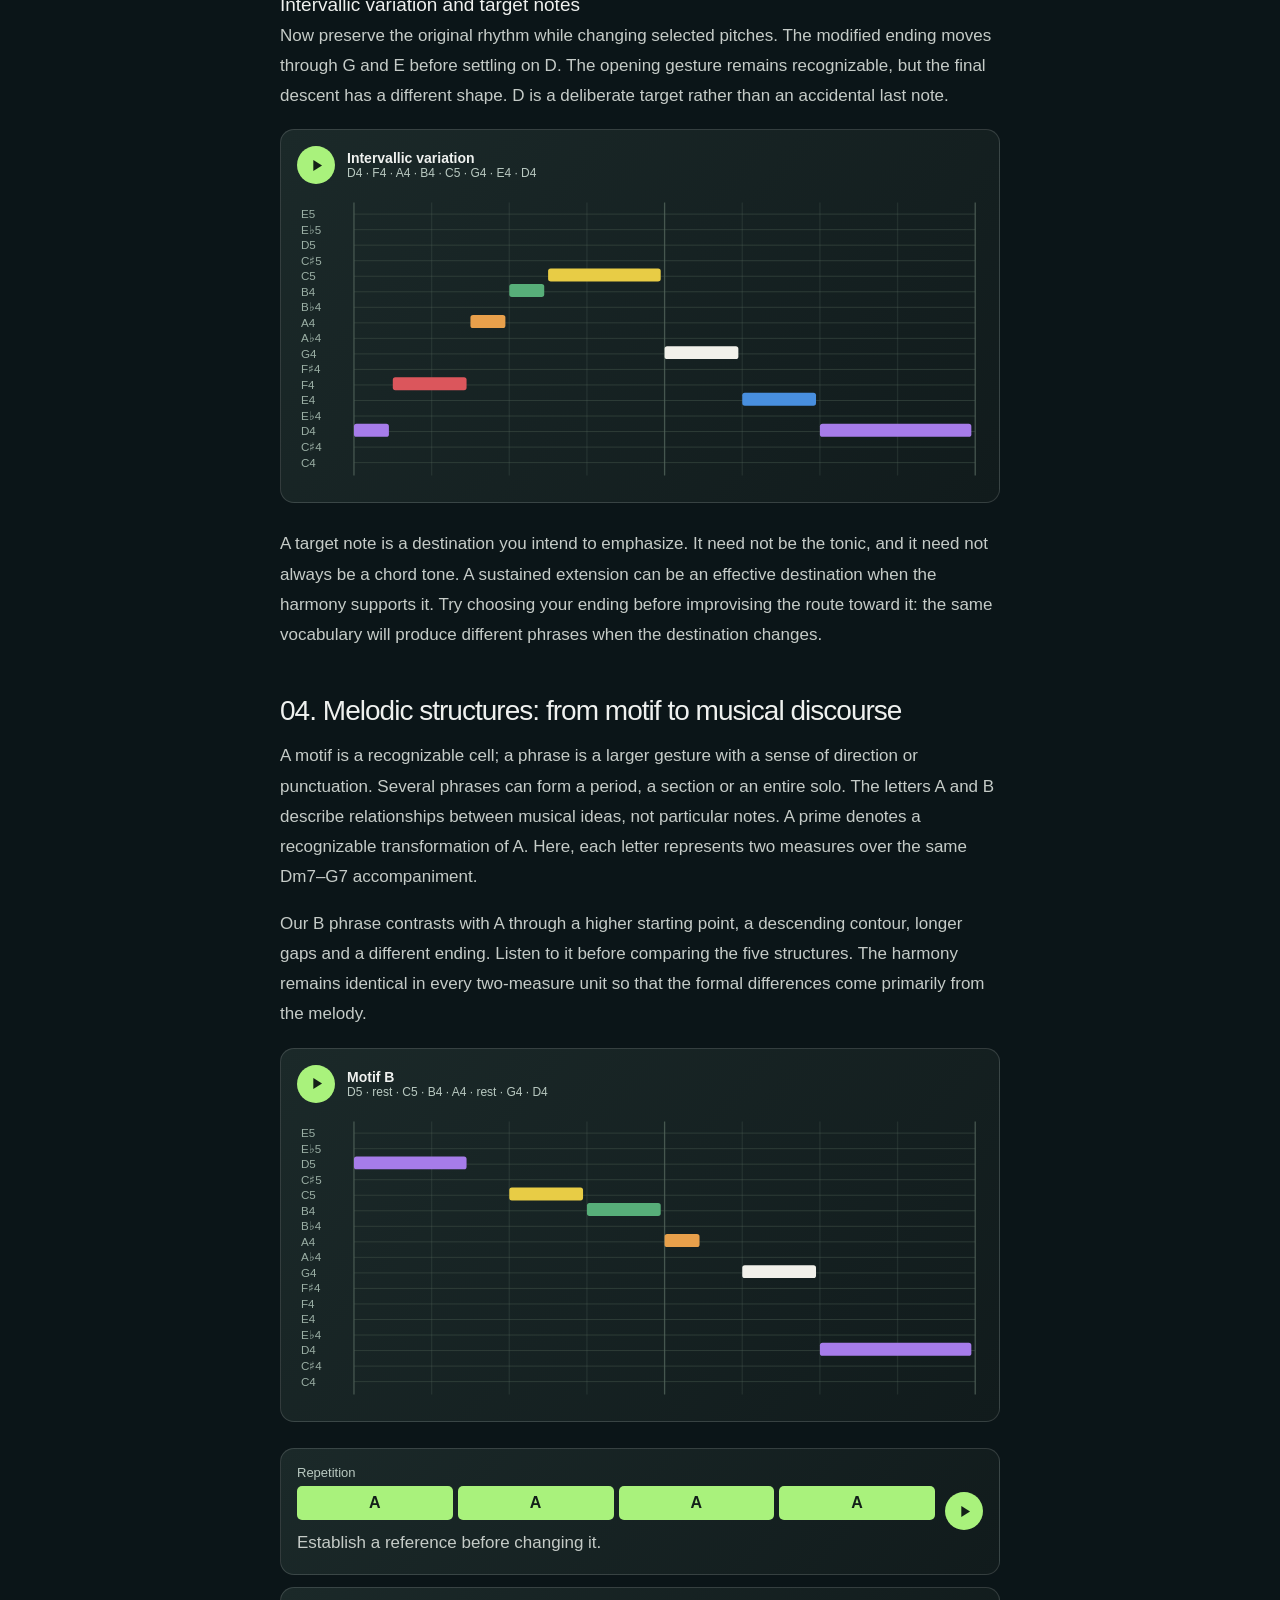
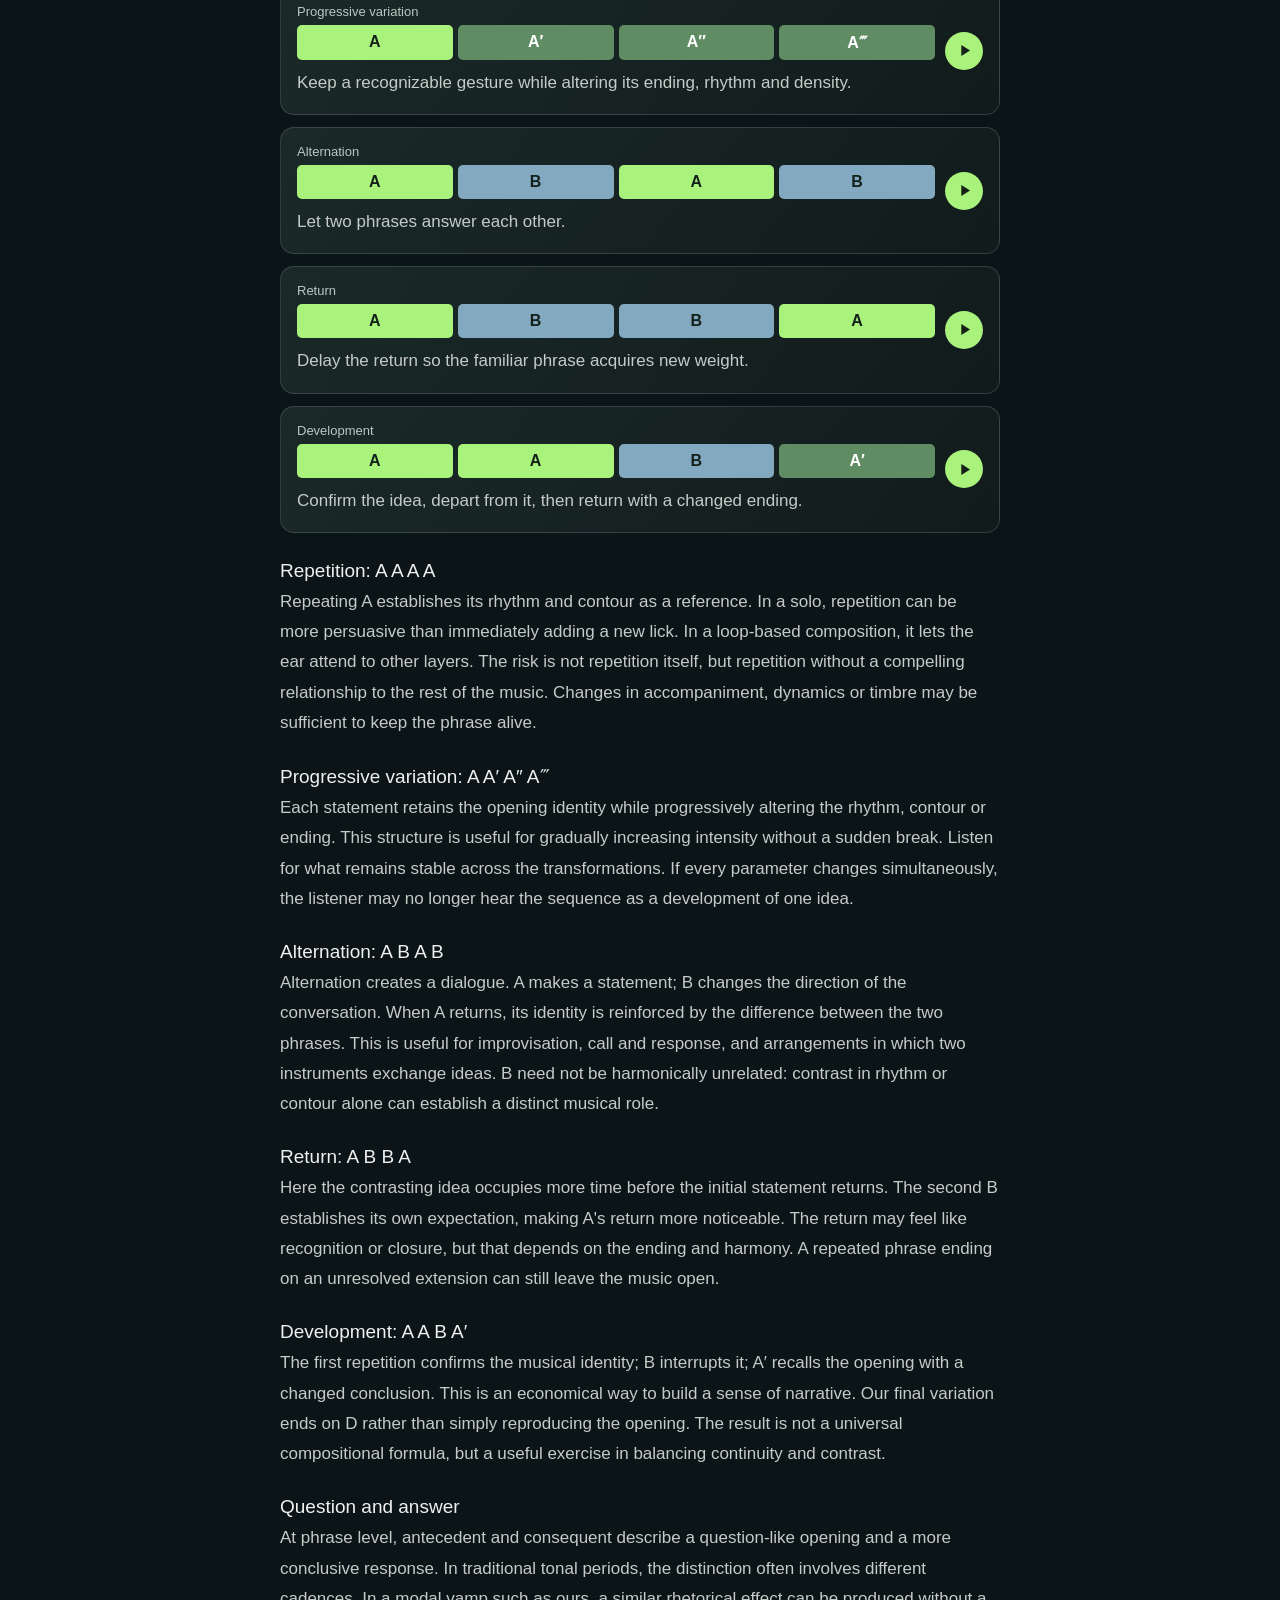
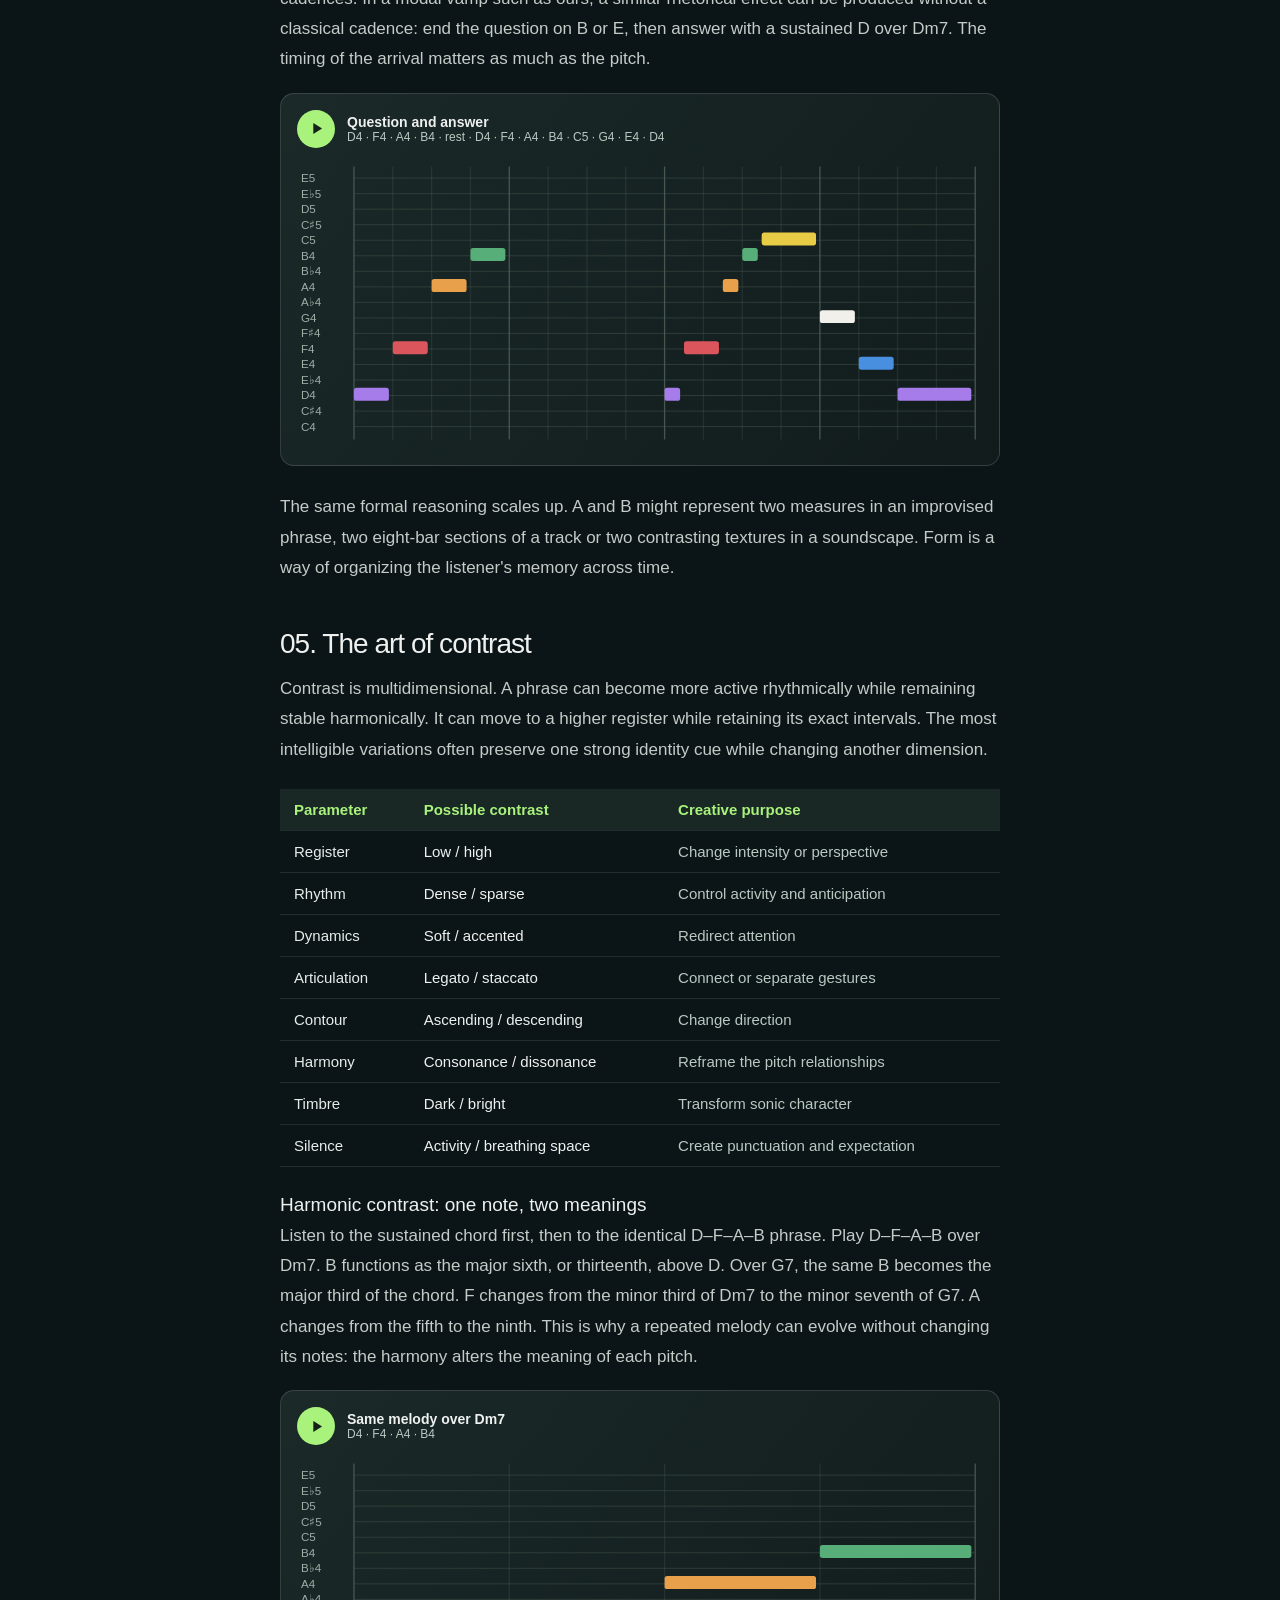
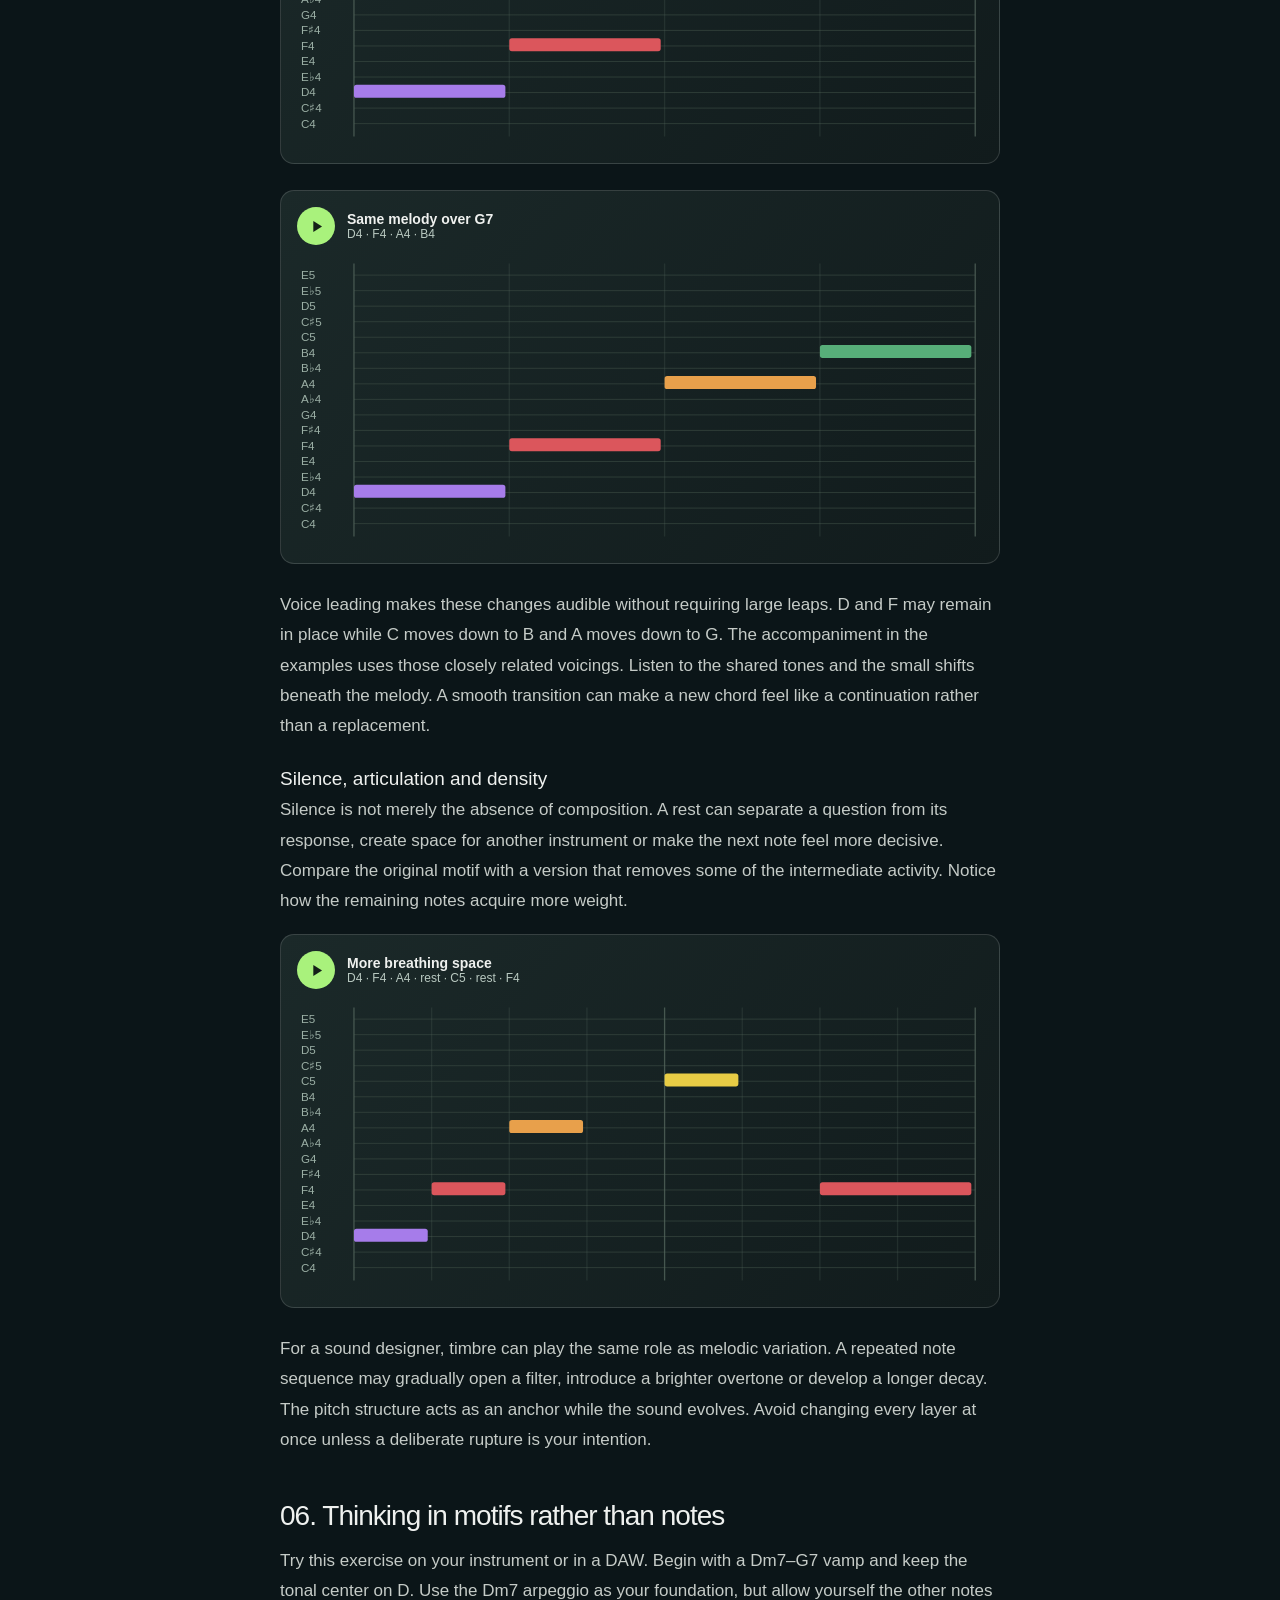
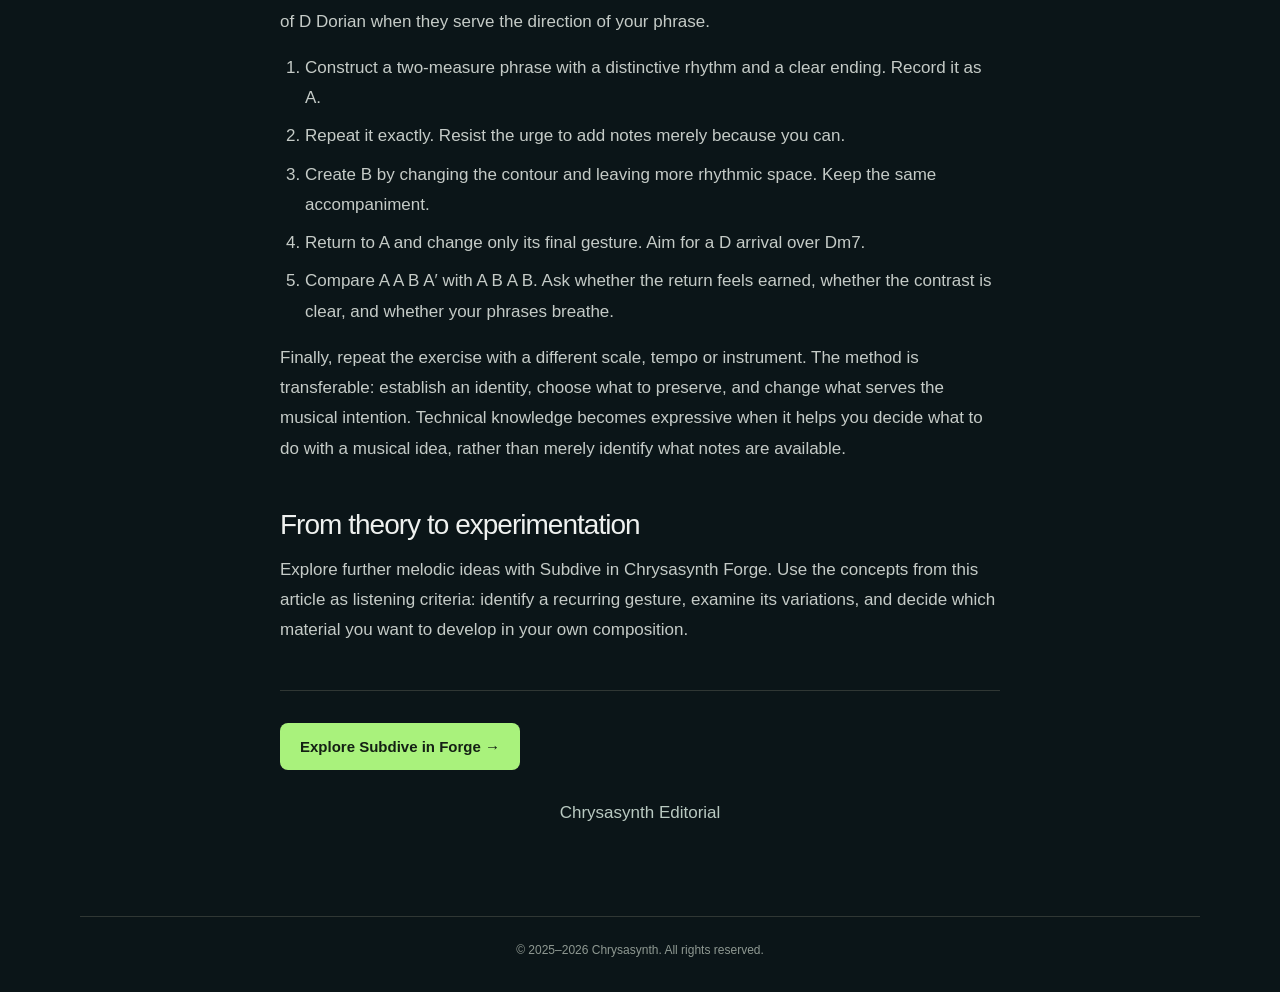
<file: knowledge/articles/melodic-variations/index.html>
<!DOCTYPE html>

<html lang="en"><head><meta charset="utf-8"/><meta content="width=device-width, initial-scale=1" name="viewport"/><title>Building Melodies Through Repetition and Variation | Chrysasynth</title><meta content="Develop melodies through D Dorian, Dm7 arpeggios, harmonic context, motif variation and interactive musical structures." name="description"/><link href="https://chrysasynth.com/knowledge/articles/melodic-variations/" rel="canonical"/><link href="../article.css" rel="stylesheet"/><link href="../../glass.css" rel="stylesheet"/><link href="melody.css" rel="stylesheet"/>
<meta property="og:title" content="Building Melodies Through Repetition and Variation | Chrysasynth">
<meta property="og:description" content="Develop melodies through D Dorian, Dm7 arpeggios, harmonic context, motif variation and interactive musical structures.">
<meta property="og:url" content="https://chrysasynth.com/knowledge/articles/melodic-variations/">
<meta property="og:image" content="https://chrysasynth.com/knowledge/articles/melodic-variations/assets/hero-hq.webp">
<meta property="og:type" content="article">
<meta property="og:site_name" content="Chrysasynth">
<meta name="twitter:card" content="summary_large_image">
<script type="application/ld+json">{"@context": "https://schema.org", "@type": "Article", "headline": "Building Melodies Through Repetition and Variation", "description": "Develop melodies through D Dorian, Dm7 arpeggios, harmonic context, motif variation and interactive musical structures.", "image": "https://chrysasynth.com/knowledge/articles/melodic-variations/assets/hero-hq.webp", "mainEntityOfPage": "https://chrysasynth.com/knowledge/articles/melodic-variations/", "publisher": {"@type": "Organization", "name": "Chrysasynth", "url": "https://chrysasynth.com/"}, "inLanguage": "en"}</script>
</head><body><div class="wrap"><header class="header"><a href="../../../index.html"><img alt="Chrysasynth" class="logo" src="../../../logo.png"/></a><nav aria-label="Main navigation" class="nav"><a href="https://forge.chrysasynth.com/">Forge</a><a class="active" href="../../index.html">Knowledge</a><a class="about" href="https://forge.chrysasynth.com/#about">About</a><a aria-label="YouTube" class="social" href="https://www.youtube.com/@Chrysasynth"><svg fill="currentColor" viewbox="0 0 24 24"><rect height="14" rx="4" width="20" x="2" y="5"></rect><path d="m10 9 5 3-5 3Z" fill="#141618"></path></svg></a></nav></header><article class="article melody-article"><div class="cover-hero"><img alt="Alternating grass-covered and glass rings following a curved path" class="cover-image" src="assets/hero-hq.webp"/><div class="cover-copy"><h1 class="title">Building Melodies Through Repetition and Variation</h1><p class="subtitle">Exploring the balance between familiarity, contrast and musical expression.</p></div></div><div class="reading-body"><section aria-label="Article audio narration" class="reader" hidden=""><button aria-label="Play narration" class="reader-play" type="button"><svg aria-hidden="true" viewbox="0 0 24 24"><path d="M8 5v14l11-7z"></path></svg></button><div class="reader-main"><span class="reader-title">Listen to this article</span><progress aria-label="Narration progress" max="1" value="0"></progress><span aria-live="polite" class="reader-status">English · 11 min read</span></div><select aria-label="Reading speed"><option value="0.75">0.75×</option><option selected="" value="1">1×</option><option value="1.25">1.25×</option><option value="1.5">1.5×</option></select><button aria-label="Stop narration" class="reader-stop" type="button"><svg aria-hidden="true" viewbox="0 0 24 24"><rect height="10" rx="1" width="10" x="7" y="7"></rect></svg></button><label class="reader-follow"><input checked="" type="checkbox"/> Follow text</label></section><div aria-hidden="true" class="article-art-space"></div><div class="intro"><p>Knowing a scale gives you a vocabulary. Developing a motif gives you something to say.</p><p>A musician can know every position of a scale and still struggle to construct a compelling solo. The difficulty is not necessarily finding the right notes: it is giving those notes a relationship to what came before and what comes next.</p><p>This guide follows a single musical idea from a scale and an arpeggio to a complete melodic structure. Each listening example is original, and uses the same tonal environment so that you can hear the consequences of your compositional decisions rather than simply compare unrelated melodies.</p></div>
<h2>01. Repetition creates meaning</h2>
<p>Imagine a drummer playing a regular pulse. After a few repetitions, you no longer experience each hit as an isolated event: you anticipate the next one. A missing hit can become as expressive as an extra accent. Melody operates in much the same way. Once an idea is recognizable, its absence, return or transformation acquires meaning.</p>
<p>This is why variation is not synonymous with novelty. Introducing unrelated material may refresh a piece, but it does not necessarily develop the original idea. Development preserves a perceptible relationship between the old and the new. A listener might recognize the rhythm even when the pitches change, or remember the contour even when the phrase moves to a different register.</p>
<p>Repetition also changes how we listen. The first encounter establishes a shape; subsequent encounters allow us to notice its details. In an ambient composition, a repeated melody may become a stable reference against which subtle changes in texture become audible. In an improvisation, the same mechanism lets a musician establish a musical statement before challenging it.</p>
<h2>02. Establish a tonal environment: D Dorian</h2>
<p>Rather than begin with an arbitrary collection of notes, let us work in D Dorian. Its intervals relative to D are root, major second, minor third, perfect fourth, perfect fifth, major sixth and minor seventh. It shares its pitch collection with C major, but D is our tonal center. The same notes do not imply the same musical gravity.</p>
<div data-demo="scale"></div>
<p>The defining contrast is between F, the minor third, and B, the major sixth. D natural minor contains B flat instead. The natural B can create a brighter color within a minor environment, especially when the accompaniment supports it. This is not an absolute emotional rule: rhythm, voicing and context matter just as much.</p>
<h3>From scale to arpeggio</h3>
<p>A scale describes the available pitch material. An arpeggio exposes the structure of an underlying chord. Dm7 consists of D, F, A and C: root, minor third, fifth and minor seventh. These pitches make useful points of arrival over Dm7. The remaining scale notes, E, G and B, are not inherently wrong or unstable; they can function as passing notes, sustained extensions or expressive targets depending on their placement.</p>
<div data-demo="arp"></div>
<p>Now listen to a phrase built from those chord tones. Instead of playing the arpeggio mechanically from bottom to top, we introduce a pickup-like rhythmic gesture, a leap toward A, a brief B–C movement and a descent. Notice how B becomes audible as a color rather than merely another step of the scale.</p>
<div data-demo="a"></div>
<p>The important distinction is between possessing a set of notes and organizing them. A scale is not yet a melody. A melody begins to emerge when notes acquire duration, emphasis, direction and a sense of arrival.</p>
<h3>Give the melody a harmonic landscape</h3>
<p>Our accompaniment alternates Dm7 and G7. In D Dorian these can be understood as i7 and IV7. G7 contains G, B, D and F, so B is now a chord tone rather than an extension of Dm7. D and F are shared by both chords. This common material gives us a way to maintain continuity while the harmonic landscape changes.</p>
<div data-demo="chords"></div>
<p>G7 can also act as a dominant in C major. To keep the example centered on D, we return to Dm7, avoid a concluding G7–C cadence, and give D recurring melodic and bass emphasis. The chord labels alone cannot guarantee a modal center; phrasing and repetition help establish it.</p>
<h2>03. The DNA of a melody</h2>
<p>Our motif A has several recognizable traits: an opening D–F gesture, a leap to A, a brief ascent through B to C, and a descending ending. Its rhythmic profile includes both short and longer notes. You can change one of these traits while preserving the others. This is a powerful way to create a family of related phrases.</p>
<h3>Rhythmic variation: change the emphasis</h3>
<p>Keep every pitch in the same order, but redistribute the durations. In the variation below, the opening D lasts longer and the central notes arrive more quickly. The phrase still occupies two measures. Listen for the changed placement of B and C against the pulse. Even though the pitch sequence is unchanged, the perceived center of activity moves.</p>
<div data-demo="rhythm"></div>
<p>Try accenting the first note in one rendition and the highest note in the next. Connecting two short notes with legato can make them feel like one gesture, whereas separating their attacks gives them more independence.</p>
<h3>Intervallic variation and target notes</h3>
<p>Now preserve the original rhythm while changing selected pitches. The modified ending moves through G and E before settling on D. The opening gesture remains recognizable, but the final descent has a different shape. D is a deliberate target rather than an accidental last note.</p>
<div data-demo="interval"></div>
<p>A target note is a destination you intend to emphasize. It need not be the tonic, and it need not always be a chord tone. A sustained extension can be an effective destination when the harmony supports it. Try choosing your ending before improvising the route toward it: the same vocabulary will produce different phrases when the destination changes.</p>
<h2>04. Melodic structures: from motif to musical discourse</h2>
<p>A motif is a recognizable cell; a phrase is a larger gesture with a sense of direction or punctuation. Several phrases can form a period, a section or an entire solo. The letters A and B describe relationships between musical ideas, not particular notes. A prime denotes a recognizable transformation of A. Here, each letter represents two measures over the same Dm7–G7 accompaniment.</p>
<p>Our B phrase contrasts with A through a higher starting point, a descending contour, longer gaps and a different ending. Listen to it before comparing the five structures. The harmony remains identical in every two-measure unit so that the formal differences come primarily from the melody.</p>
<div data-demo="b"></div>
<div id="forms"></div>
<h3>Repetition: A A A A</h3>
<p>Repeating A establishes its rhythm and contour as a reference. In a solo, repetition can be more persuasive than immediately adding a new lick. In a loop-based composition, it lets the ear attend to other layers. The risk is not repetition itself, but repetition without a compelling relationship to the rest of the music. Changes in accompaniment, dynamics or timbre may be sufficient to keep the phrase alive.</p>
<h3>Progressive variation: A A′ A″ A‴</h3>
<p>Each statement retains the opening identity while progressively altering the rhythm, contour or ending. This structure is useful for gradually increasing intensity without a sudden break. Listen for what remains stable across the transformations. If every parameter changes simultaneously, the listener may no longer hear the sequence as a development of one idea.</p>
<h3>Alternation: A B A B</h3>
<p>Alternation creates a dialogue. A makes a statement; B changes the direction of the conversation. When A returns, its identity is reinforced by the difference between the two phrases. This is useful for improvisation, call and response, and arrangements in which two instruments exchange ideas. B need not be harmonically unrelated: contrast in rhythm or contour alone can establish a distinct musical role.</p>
<h3>Return: A B B A</h3>
<p>Here the contrasting idea occupies more time before the initial statement returns. The second B establishes its own expectation, making A's return more noticeable. The return may feel like recognition or closure, but that depends on the ending and harmony. A repeated phrase ending on an unresolved extension can still leave the music open.</p>
<h3>Development: A A B A′</h3>
<p>The first repetition confirms the musical identity; B interrupts it; A′ recalls the opening with a changed conclusion. This is an economical way to build a sense of narrative. Our final variation ends on D rather than simply reproducing the opening. The result is not a universal compositional formula, but a useful exercise in balancing continuity and contrast.</p>
<h3>Question and answer</h3>
<p>At phrase level, antecedent and consequent describe a question-like opening and a more conclusive response. In traditional tonal periods, the distinction often involves different cadences. In a modal vamp such as ours, a similar rhetorical effect can be produced without a classical cadence: end the question on B or E, then answer with a sustained D over Dm7. The timing of the arrival matters as much as the pitch.</p>
<div data-demo="answer"></div>
<p>The same formal reasoning scales up. A and B might represent two measures in an improvised phrase, two eight-bar sections of a track or two contrasting textures in a soundscape. Form is a way of organizing the listener's memory across time.</p>
<h2>05. The art of contrast</h2>
<p>Contrast is multidimensional. A phrase can become more active rhythmically while remaining stable harmonically. It can move to a higher register while retaining its exact intervals. The most intelligible variations often preserve one strong identity cue while changing another dimension.</p>
<div class="contrast-table"><table><thead><tr><th>Parameter</th><th>Possible contrast</th><th>Creative purpose</th></tr></thead><tbody><tr><td>Register</td><td>Low / high</td><td>Change intensity or perspective</td></tr><tr><td>Rhythm</td><td>Dense / sparse</td><td>Control activity and anticipation</td></tr><tr><td>Dynamics</td><td>Soft / accented</td><td>Redirect attention</td></tr><tr><td>Articulation</td><td>Legato / staccato</td><td>Connect or separate gestures</td></tr><tr><td>Contour</td><td>Ascending / descending</td><td>Change direction</td></tr><tr><td>Harmony</td><td>Consonance / dissonance</td><td>Reframe the pitch relationships</td></tr><tr><td>Timbre</td><td>Dark / bright</td><td>Transform sonic character</td></tr><tr><td>Silence</td><td>Activity / breathing space</td><td>Create punctuation and expectation</td></tr></tbody></table></div>
<h3>Harmonic contrast: one note, two meanings</h3>
<p>Listen to the sustained chord first, then to the identical D–F–A–B phrase. Play D–F–A–B over Dm7. B functions as the major sixth, or thirteenth, above D. Over G7, the same B becomes the major third of the chord. F changes from the minor third of Dm7 to the minor seventh of G7. A changes from the fifth to the ninth. This is why a repeated melody can evolve without changing its notes: the harmony alters the meaning of each pitch.</p>
<div data-demo="over-d"></div><div data-demo="over-g"></div>
<p>Voice leading makes these changes audible without requiring large leaps. D and F may remain in place while C moves down to B and A moves down to G. The accompaniment in the examples uses those closely related voicings. Listen to the shared tones and the small shifts beneath the melody. A smooth transition can make a new chord feel like a continuation rather than a replacement.</p>
<h3>Silence, articulation and density</h3>
<p>Silence is not merely the absence of composition. A rest can separate a question from its response, create space for another instrument or make the next note feel more decisive. Compare the original motif with a version that removes some of the intermediate activity. Notice how the remaining notes acquire more weight.</p>
<div data-demo="space"></div>
<p>For a sound designer, timbre can play the same role as melodic variation. A repeated note sequence may gradually open a filter, introduce a brighter overtone or develop a longer decay. The pitch structure acts as an anchor while the sound evolves. Avoid changing every layer at once unless a deliberate rupture is your intention.</p>
<h2>06. Thinking in motifs rather than notes</h2>
<p>Try this exercise on your instrument or in a DAW. Begin with a Dm7–G7 vamp and keep the tonal center on D. Use the Dm7 arpeggio as your foundation, but allow yourself the other notes of D Dorian when they serve the direction of your phrase.</p>
<ol><li>Construct a two-measure phrase with a distinctive rhythm and a clear ending. Record it as A.</li><li>Repeat it exactly. Resist the urge to add notes merely because you can.</li><li>Create B by changing the contour and leaving more rhythmic space. Keep the same accompaniment.</li><li>Return to A and change only its final gesture. Aim for a D arrival over Dm7.</li><li>Compare A A B A′ with A B A B. Ask whether the return feels earned, whether the contrast is clear, and whether your phrases breathe.</li></ol>
<p>Finally, repeat the exercise with a different scale, tempo or instrument. The method is transferable: establish an identity, choose what to preserve, and change what serves the musical intention. Technical knowledge becomes expressive when it helps you decide what to do with a musical idea, rather than merely identify what notes are available.</p>
<h2>From theory to experimentation</h2>
<p>Explore further melodic ideas with Subdive in Chrysasynth Forge. Use the concepts from this article as listening criteria: identify a recurring gesture, examine its variations, and decide which material you want to develop in your own composition.</p>
<div class="cta"><a class="button" href="https://forge.chrysasynth.com/#instrument/subdive">Explore Subdive in Forge →</a></div><p class="byline">Chrysasynth Editorial</p>
</div></article><footer class="footer">© 2025–2026 Chrysasynth. All rights reserved.</footer></div><script src="../reader.js"></script><script src="melody.js"></script></body></html>
</file>
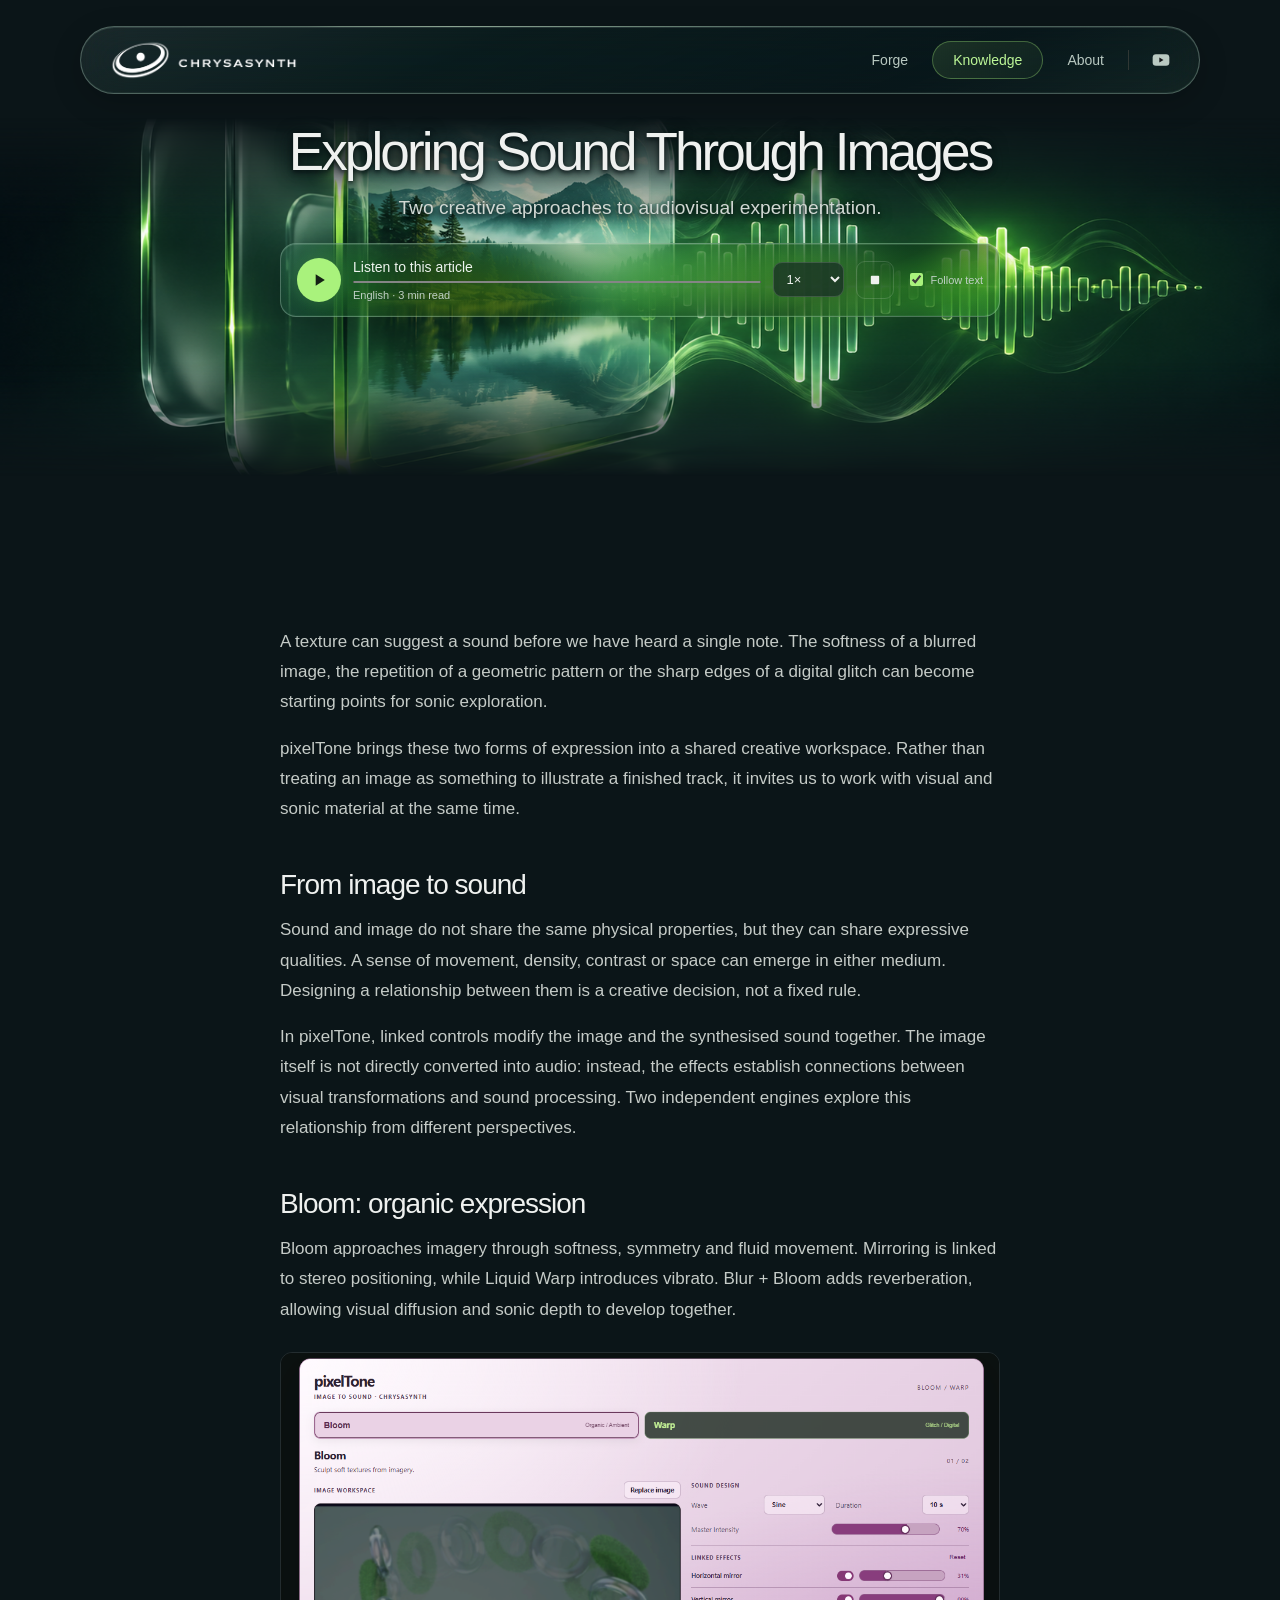
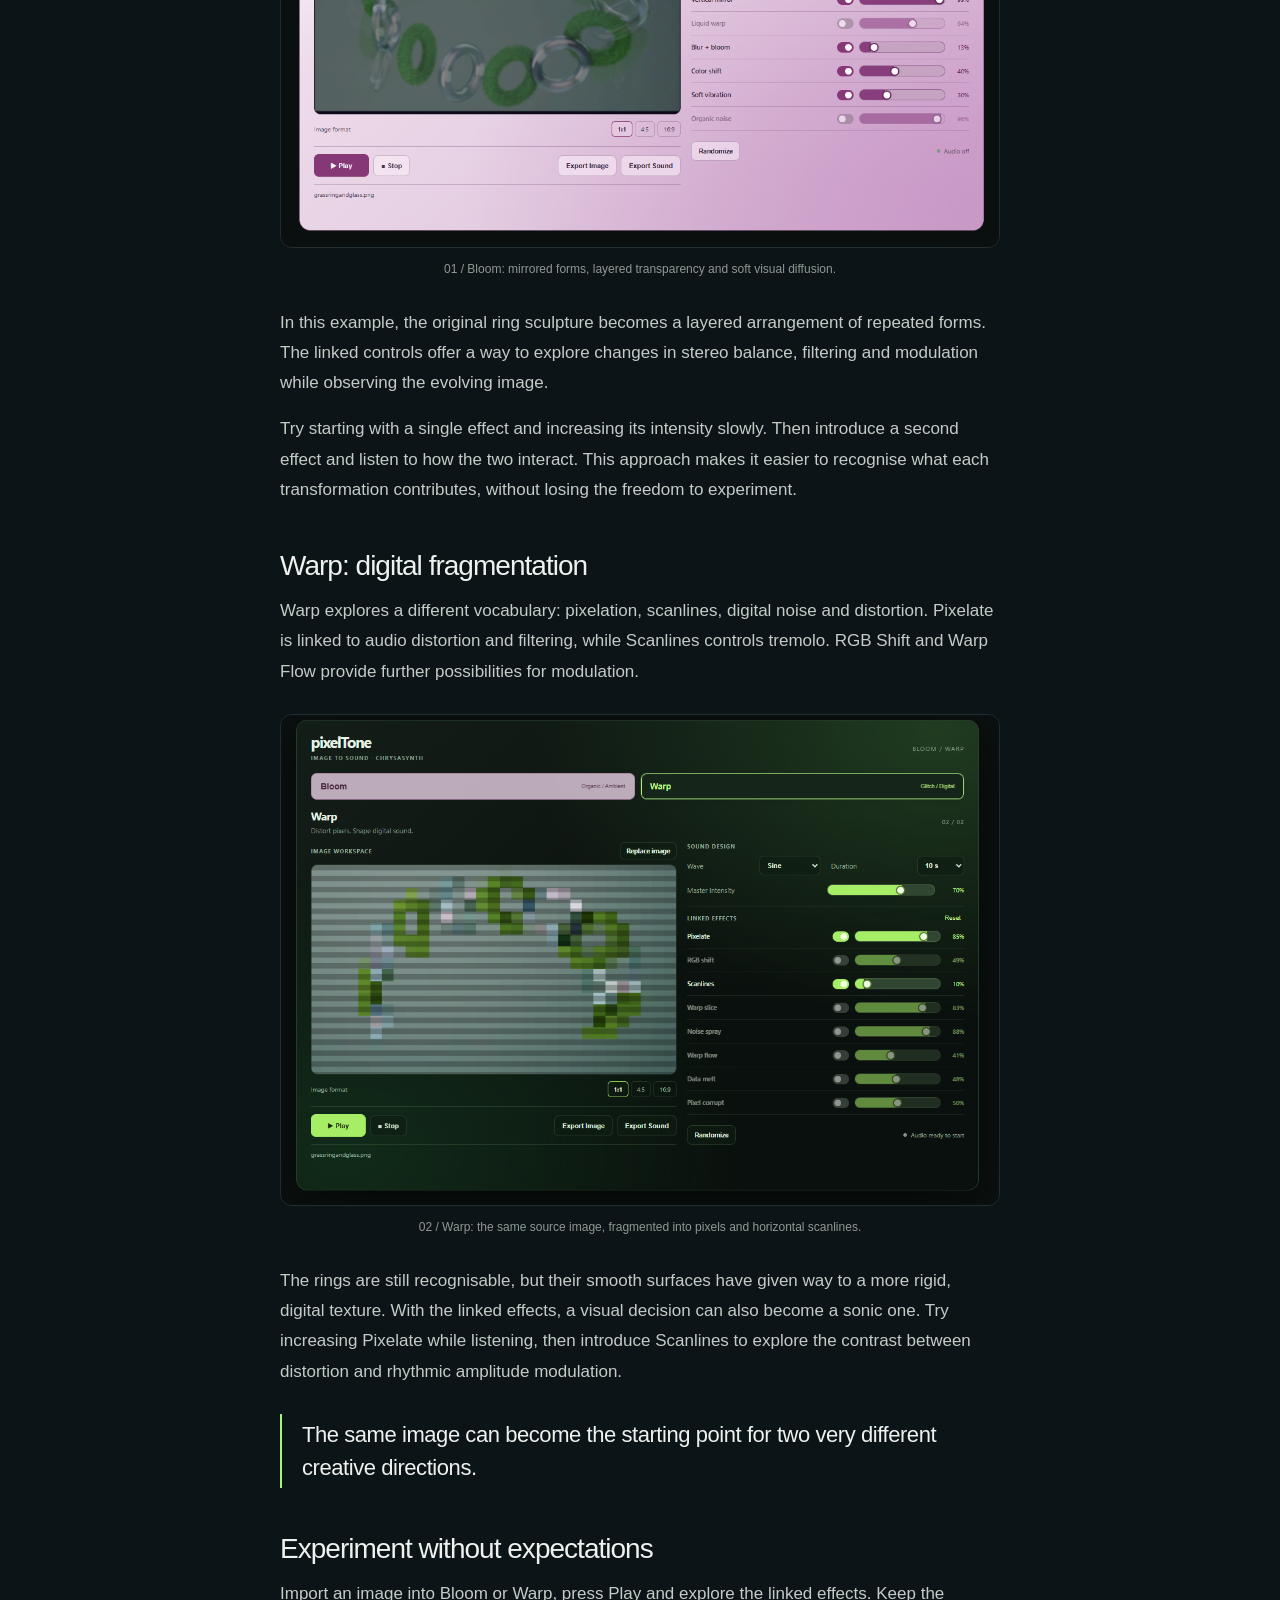
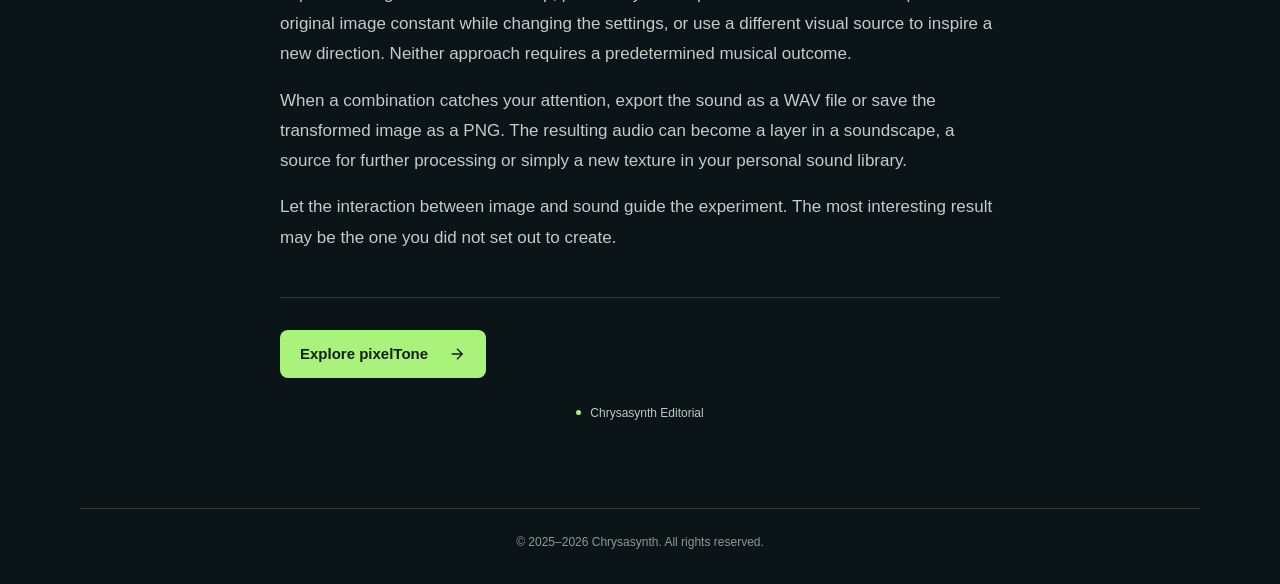
<file: knowledge/articles/sound-through-images/index.html>
<!DOCTYPE html>

<html lang="en"><head><meta charset="utf-8"/><meta content="width=device-width, initial-scale=1" name="viewport"/><title>Exploring Sound Through Images | Chrysasynth</title><meta content="Explore linked visual and audio effects with pixelTone Bloom and Warp, two creative instruments for audiovisual sound design." name="description"/><link href="https://chrysasynth.com/knowledge/articles/sound-through-images/" rel="canonical"/><link href="../article.css" rel="stylesheet"/><link href="../../glass.css" rel="stylesheet"/>
<meta property="og:title" content="Exploring Sound Through Images | Chrysasynth">
<meta property="og:description" content="Explore linked visual and audio effects with pixelTone Bloom and Warp, two creative instruments for audiovisual sound design.">
<meta property="og:url" content="https://chrysasynth.com/knowledge/articles/sound-through-images/">
<meta property="og:image" content="https://chrysasynth.com/knowledge/articles/sound-through-images/assets/hero-hq.webp">
<meta property="og:type" content="article">
<meta property="og:site_name" content="Chrysasynth">
<meta name="twitter:card" content="summary_large_image">
<script type="application/ld+json">{"@context": "https://schema.org", "@type": "Article", "headline": "Exploring Sound Through Images", "description": "Explore linked visual and audio effects with pixelTone Bloom and Warp, two creative instruments for audiovisual sound design.", "image": "https://chrysasynth.com/knowledge/articles/sound-through-images/assets/hero-hq.webp", "mainEntityOfPage": "https://chrysasynth.com/knowledge/articles/sound-through-images/", "publisher": {"@type": "Organization", "name": "Chrysasynth", "url": "https://chrysasynth.com/"}, "inLanguage": "en"}</script>
</head><body><div class="wrap"><header class="header"><a href="../../../index.html"><img alt="Chrysasynth" class="logo" src="../../../logo.png"/></a><nav aria-label="Main navigation" class="nav"><a href="https://forge.chrysasynth.com/">Forge</a><a class="active" href="../../index.html">Knowledge</a><a class="about" href="https://forge.chrysasynth.com/#about">About</a><a aria-label="YouTube" class="social" href="https://www.youtube.com/@Chrysasynth"><svg fill="currentColor" viewbox="0 0 24 24"><rect height="14" rx="4" width="20" x="2" y="5"></rect><path d="m10 9 5 3-5 3Z" fill="#141618"></path></svg></a></nav></header><article class="article"><div class="cover-hero"><img alt="Translucent landscape panels emerging into a luminous waveform" class="cover-image" src="assets/hero-hq.webp"/><div class="cover-copy"><h1 class="title">Exploring Sound Through Images</h1><p class="subtitle">Two creative approaches to audiovisual experimentation.</p></div></div><div class="reading-body"><section aria-label="Article audio narration" class="reader" hidden=""><button aria-label="Play narration" class="reader-play" type="button"><svg aria-hidden="true" viewbox="0 0 24 24"><path d="M8 5v14l11-7z"></path></svg></button><div class="reader-main"><span class="reader-title">Listen to this article</span><progress aria-label="Narration progress" max="1" value="0"></progress><span aria-live="polite" class="reader-status">English · 3 min read</span></div><select aria-label="Reading speed"><option value="0.75">0.75×</option><option selected="" value="1">1×</option><option value="1.25">1.25×</option><option value="1.5">1.5×</option></select><button aria-label="Stop narration" class="reader-stop" type="button"><svg aria-hidden="true" viewbox="0 0 24 24"><rect height="10" rx="1" width="10" x="7" y="7"></rect></svg></button><label class="reader-follow"><input checked="" type="checkbox"/> Follow text</label></section><div aria-hidden="true" class="article-art-space"></div><div class="intro"><p>A texture can suggest a sound before we have heard a single note. The softness of a blurred image, the repetition of a geometric pattern or the sharp edges of a digital glitch can become starting points for sonic exploration.</p><p>pixelTone brings these two forms of expression into a shared creative workspace. Rather than treating an image as something to illustrate a finished track, it invites us to work with visual and sonic material at the same time.</p></div>
<h2>From image to sound</h2>
<p>Sound and image do not share the same physical properties, but they can share expressive qualities. A sense of movement, density, contrast or space can emerge in either medium. Designing a relationship between them is a creative decision, not a fixed rule.</p>
<p>In pixelTone, linked controls modify the image and the synthesised sound together. The image itself is not directly converted into audio: instead, the effects establish connections between visual transformations and sound processing. Two independent engines explore this relationship from different perspectives.</p>
<h2>Bloom: organic expression</h2>
<p>Bloom approaches imagery through softness, symmetry and fluid movement. Mirroring is linked to stereo positioning, while Liquid Warp introduces vibrato. Blur + Bloom adds reverberation, allowing visual diffusion and sonic depth to develop together.</p>
<figure><img src="assets/bloom.webp" alt="pixelTone Bloom with an image of alternating grass and glass rings, horizontal and vertical mirroring, blur, color shift and soft vibration enabled" width="1175" height="808" loading="lazy" style="max-width:100%"/><figcaption>01 / Bloom: mirrored forms, layered transparency and soft visual diffusion.</figcaption></figure>
<p>In this example, the original ring sculpture becomes a layered arrangement of repeated forms. The linked controls offer a way to explore changes in stereo balance, filtering and modulation while observing the evolving image.</p>
<p>Try starting with a single effect and increasing its intensity slowly. Then introduce a second effect and listen to how the two interact. This approach makes it easier to recognise what each transformation contributes, without losing the freedom to experiment.</p>
<h2>Warp: digital fragmentation</h2>
<p>Warp explores a different vocabulary: pixelation, scanlines, digital noise and distortion. Pixelate is linked to audio distortion and filtering, while Scanlines controls tremolo. RGB Shift and Warp Flow provide further possibilities for modulation.</p>
<figure><img src="assets/warp.webp" alt="pixelTone Warp with the same ring sculpture transformed into a pixelated image with scanlines, with Pixelate and Scanlines enabled" width="1178" height="804" loading="lazy" style="max-width:100%"/><figcaption>02 / Warp: the same source image, fragmented into pixels and horizontal scanlines.</figcaption></figure>
<p>The rings are still recognisable, but their smooth surfaces have given way to a more rigid, digital texture. With the linked effects, a visual decision can also become a sonic one. Try increasing Pixelate while listening, then introduce Scanlines to explore the contrast between distortion and rhythmic amplitude modulation.</p>
<div class="callout">The same image can become the starting point for two very different creative directions.</div>
<h2>Experiment without expectations</h2>
<p>Import an image into Bloom or Warp, press Play and explore the linked effects. Keep the original image constant while changing the settings, or use a different visual source to inspire a new direction. Neither approach requires a predetermined musical outcome.</p>
<p>When a combination catches your attention, export the sound as a WAV file or save the transformed image as a PNG. The resulting audio can become a layer in a soundscape, a source for further processing or simply a new texture in your personal sound library.</p>
<p>Let the interaction between image and sound guide the experiment. The most interesting result may be the one you did not set out to create.</p>
<div class="cta"><a class="button" href="https://forge.chrysasynth.com/#instrument/pixeltone">Explore pixelTone <svg fill="none" stroke="currentColor" stroke-width="1.8" viewBox="0 0 24 24"><path d="M5 12h14m-7-7 7 7-7 7"/></svg></a></div><div class="byline"><span class="dot"></span>Chrysasynth Editorial</div></div></article><footer class="footer">© 2025–2026 Chrysasynth. All rights reserved.</footer></div><script src="../reader.js"></script></body></html>
</file>
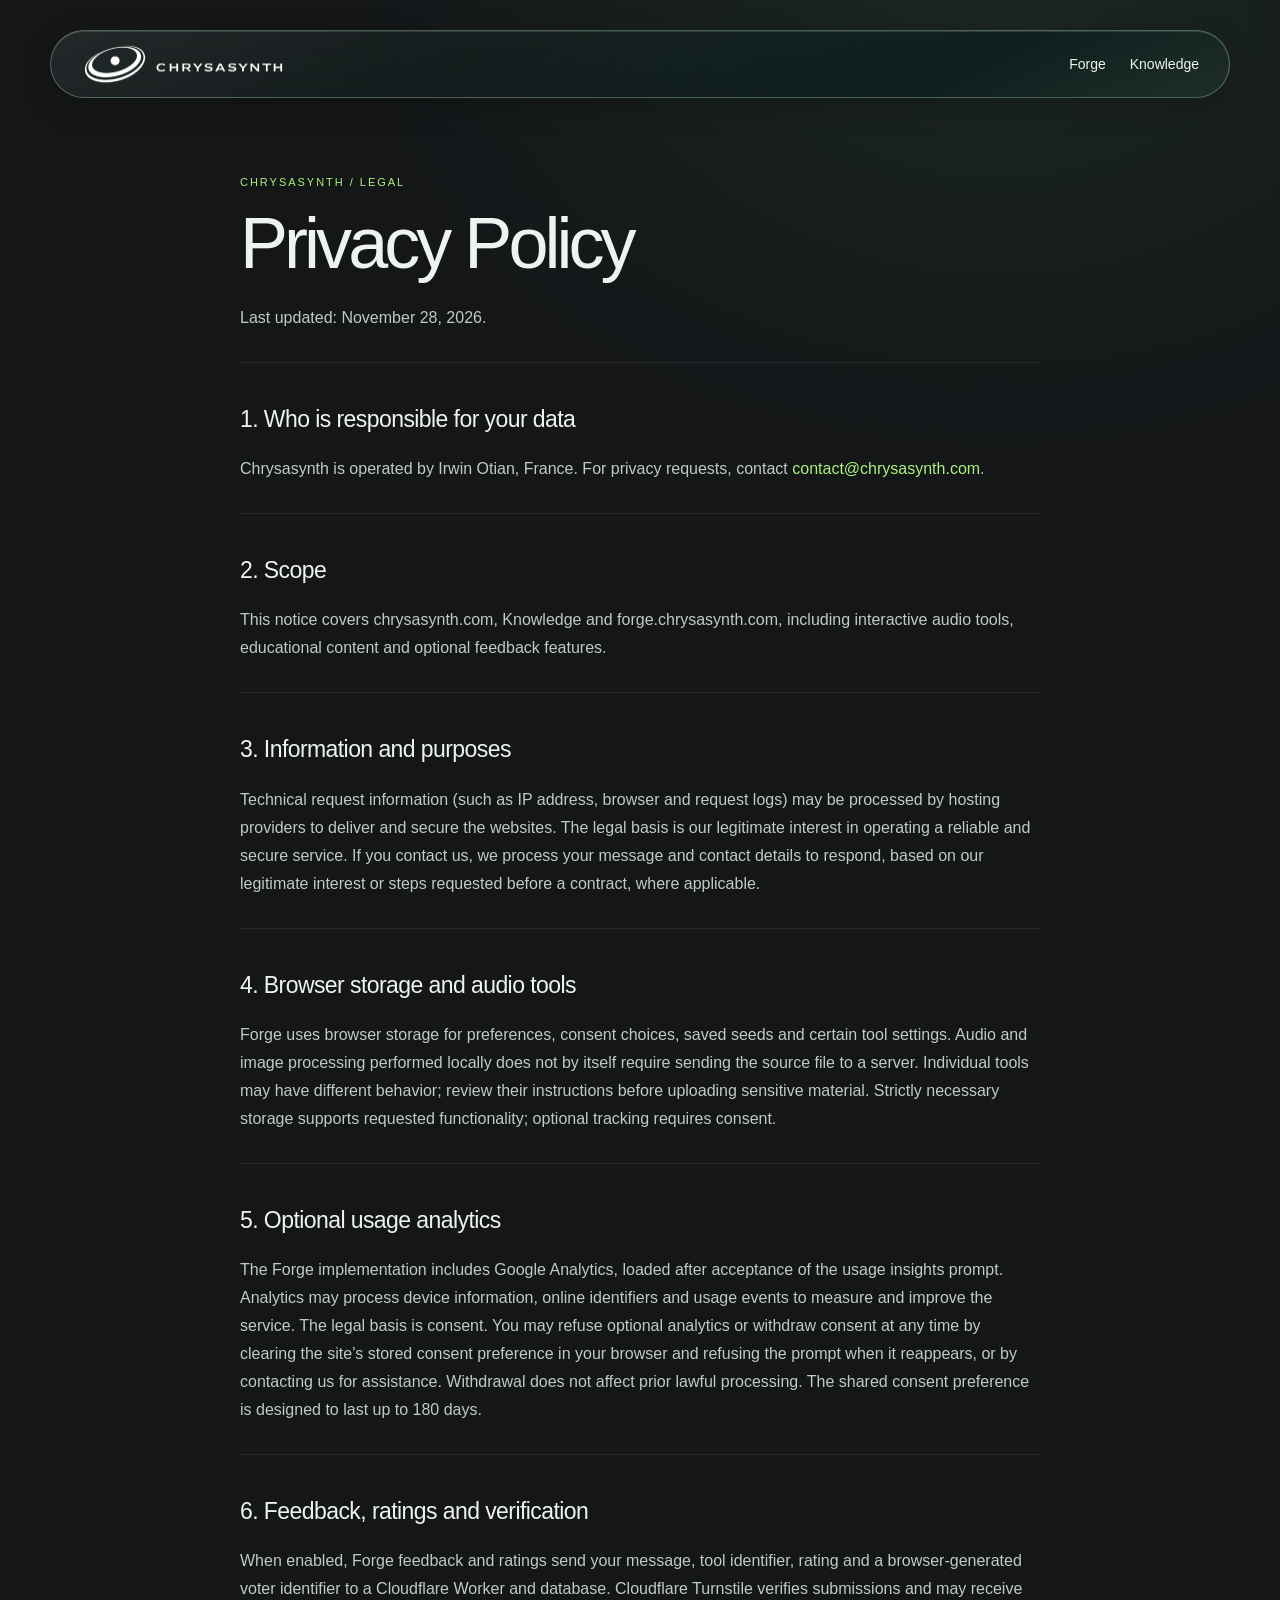
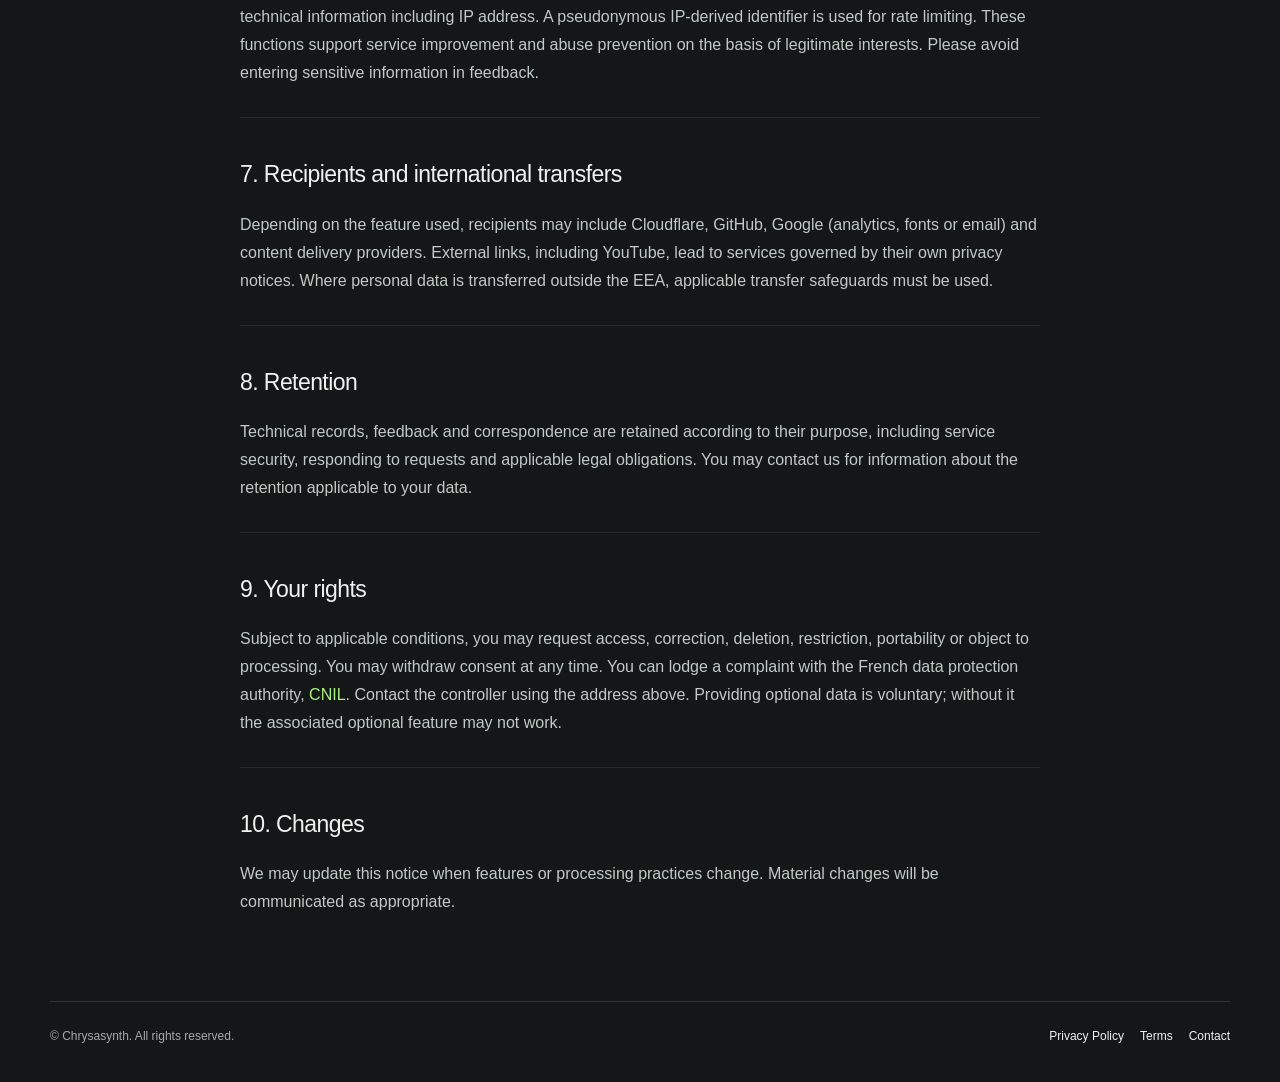
<file: privacy-policy.html>
<!doctype html><html lang="en"><head><meta charset="utf-8"><meta name="viewport" content="width=device-width,initial-scale=1"><link rel="canonical" href="https://chrysasynth.com/privacy-policy"><meta name="theme-color" content="#141618"><title>Privacy Policy | Chrysasynth</title><style>*{box-sizing:border-box}html{color-scheme:dark}body{margin:0;background:radial-gradient(ellipse 650px 460px at 78% 0,#29473c55,transparent),#141618;color:#eef3ef;font:16px/1.75 Arial,Helvetica,sans-serif}a{color:#a9f27c;text-decoration:none}a:hover{text-decoration:underline}a:focus-visible{outline:2px solid #a9f27c;outline-offset:4px}.wrap{width:min(1180px,calc(100% - 48px));margin:auto}.header{display:flex;align-items:center;justify-content:space-between;gap:12px;margin:30px 0 0;padding:0 30px;height:68px;border:1px solid #c3e7d252;border-radius:50px;background:linear-gradient(155deg,#c9f0d817,#18362b30 35%,#09181b85 75%,#8bcf9614);backdrop-filter:blur(24px) saturate(155%);box-shadow:inset 0 1px 0 #e6ffec20,0 9px 30px #0003}.logo{width:205px;display:block;max-width:100%}nav{display:flex;align-items:center;gap:24px;white-space:nowrap}nav a{color:#eef4ef;font-size:14px}main{max-width:800px;margin:75px auto 85px}.kicker{font-size:11px;letter-spacing:.18em;color:#a9f27c;text-transform:uppercase}h1{font-size:clamp(40px,7vw,72px);font-weight:500;letter-spacing:-.055em;line-height:1.05;margin:14px 0 22px}h2{font-size:23px;letter-spacing:-.025em;font-weight:500;margin:36px 0 10px}p,li{color:#c1cac4}section{border-top:1px solid #ffffff15;margin-top:30px}footer{border-top:1px solid #ffffff20;display:flex;justify-content:space-between;flex-wrap:wrap;gap:14px;padding:24px 0 35px;font-size:12px;color:#a4aaa7}footer nav{gap:16px;flex-wrap:wrap}footer nav a{font-size:12px} @media(max-width:560px){.wrap{width:calc(100% - 32px)}.header{padding:0 13px;height:58px;margin-top:16px}.logo{width:112px}nav{gap:12px}nav a{font-size:12px}main{margin:48px auto 60px}h2{font-size:21px}}</style></head><body><div class="wrap"><header class="header"><a href="index.html"><img class="logo" src="logo.png" alt="Chrysasynth"></a><nav aria-label="Main navigation"><a href="https://forge.chrysasynth.com/">Forge</a><a href="knowledge/index.html">Knowledge</a></nav></header><main><div class="kicker">Chrysasynth / Legal</div><h1>Privacy Policy</h1><p>Last updated: November 28, 2026.</p><section><h2>1. Who is responsible for your data</h2><p>Chrysasynth is operated by Irwin Otian, France. For privacy requests, contact <a href="mailto:contact@chrysasynth.com">contact@chrysasynth.com</a>.</p></section><section><h2>2. Scope</h2><p>This notice covers chrysasynth.com, Knowledge and forge.chrysasynth.com, including interactive audio tools, educational content and optional feedback features.</p></section><section><h2>3. Information and purposes</h2><p>Technical request information (such as IP address, browser and request logs) may be processed by hosting providers to deliver and secure the websites. The legal basis is our legitimate interest in operating a reliable and secure service. If you contact us, we process your message and contact details to respond, based on our legitimate interest or steps requested before a contract, where applicable.</p></section><section><h2>4. Browser storage and audio tools</h2><p>Forge uses browser storage for preferences, consent choices, saved seeds and certain tool settings. Audio and image processing performed locally does not by itself require sending the source file to a server. Individual tools may have different behavior; review their instructions before uploading sensitive material. Strictly necessary storage supports requested functionality; optional tracking requires consent.</p></section><section><h2>5. Optional usage analytics</h2><p>The Forge implementation includes Google Analytics, loaded after acceptance of the usage insights prompt. Analytics may process device information, online identifiers and usage events to measure and improve the service. The legal basis is consent. You may refuse optional analytics or withdraw consent at any time by clearing the site’s stored consent preference in your browser and refusing the prompt when it reappears, or by contacting us for assistance. Withdrawal does not affect prior lawful processing. The shared consent preference is designed to last up to 180 days.</p></section><section><h2>6. Feedback, ratings and verification</h2><p>When enabled, Forge feedback and ratings send your message, tool identifier, rating and a browser-generated voter identifier to a Cloudflare Worker and database. Cloudflare Turnstile verifies submissions and may receive technical information including IP address. A pseudonymous IP-derived identifier is used for rate limiting. These functions support service improvement and abuse prevention on the basis of legitimate interests. Please avoid entering sensitive information in feedback.</p></section><section><h2>7. Recipients and international transfers</h2><p>Depending on the feature used, recipients may include Cloudflare, GitHub, Google (analytics, fonts or email) and content delivery providers. External links, including YouTube, lead to services governed by their own privacy notices. Where personal data is transferred outside the EEA, applicable transfer safeguards must be used.</p></section><section><h2>8. Retention</h2><p>Technical records, feedback and correspondence are retained according to their purpose, including service security, responding to requests and applicable legal obligations. You may contact us for information about the retention applicable to your data.</p></section><section><h2>9. Your rights</h2><p>Subject to applicable conditions, you may request access, correction, deletion, restriction, portability or object to processing. You may withdraw consent at any time. You can lodge a complaint with the French data protection authority, <a href="https://www.cnil.fr/">CNIL</a>. Contact the controller using the address above. Providing optional data is voluntary; without it the associated optional feature may not work.</p></section><section><h2>10. Changes</h2><p>We may update this notice when features or processing practices change. Material changes will be communicated as appropriate.</p></section></main><footer><span>© Chrysasynth. All rights reserved.</span><nav aria-label="Legal navigation"><a href="privacy-policy.html">Privacy Policy</a><a href="terms-and-conditions.html">Terms</a><a href="mailto:contact@chrysasynth.com">Contact</a></nav></footer></div></body></html>
</file>
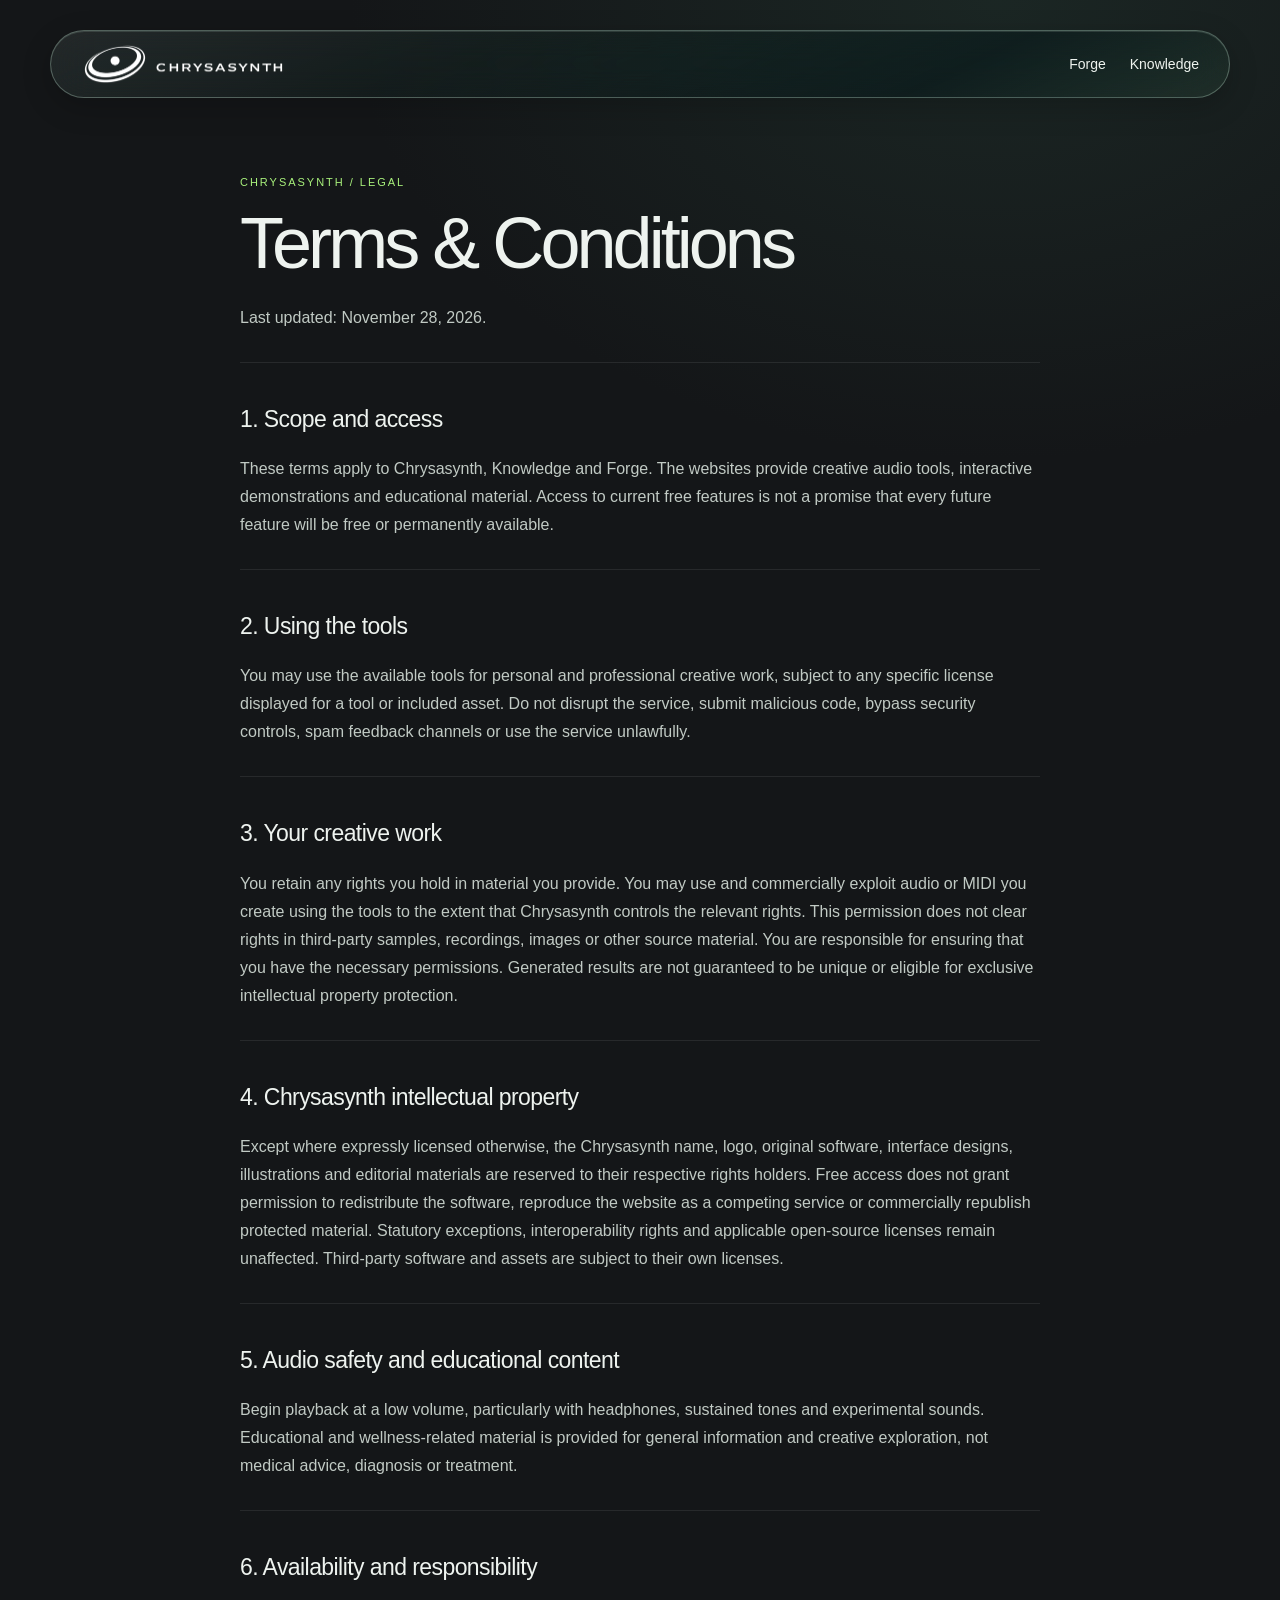
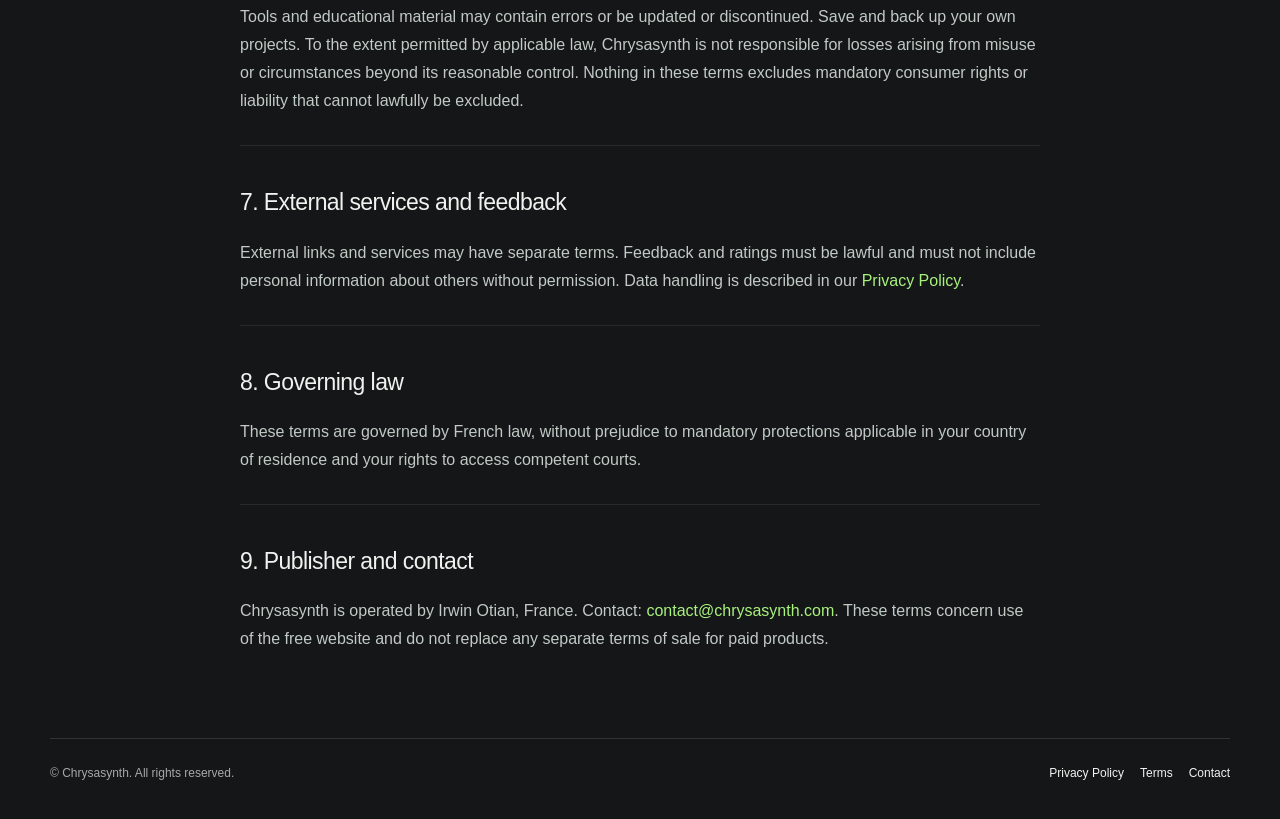
<file: terms-and-conditions.html>
<!doctype html><html lang="en"><head><meta charset="utf-8"><meta name="viewport" content="width=device-width,initial-scale=1"><link rel="canonical" href="https://chrysasynth.com/terms-and-conditions"><meta name="theme-color" content="#141618"><title>Terms &amp; Conditions | Chrysasynth</title><style>*{box-sizing:border-box}html{color-scheme:dark}body{margin:0;background:radial-gradient(ellipse 650px 460px at 78% 0,#29473c55,transparent),#141618;color:#eef3ef;font:16px/1.75 Arial,Helvetica,sans-serif}a{color:#a9f27c;text-decoration:none}a:hover{text-decoration:underline}a:focus-visible{outline:2px solid #a9f27c;outline-offset:4px}.wrap{width:min(1180px,calc(100% - 48px));margin:auto}.header{display:flex;align-items:center;justify-content:space-between;gap:12px;margin:30px 0 0;padding:0 30px;height:68px;border:1px solid #c3e7d252;border-radius:50px;background:linear-gradient(155deg,#c9f0d817,#18362b30 35%,#09181b85 75%,#8bcf9614);backdrop-filter:blur(24px) saturate(155%);box-shadow:inset 0 1px 0 #e6ffec20,0 9px 30px #0003}.logo{width:205px;display:block;max-width:100%}nav{display:flex;align-items:center;gap:24px;white-space:nowrap}nav a{color:#eef4ef;font-size:14px}main{max-width:800px;margin:75px auto 85px}.kicker{font-size:11px;letter-spacing:.18em;color:#a9f27c;text-transform:uppercase}h1{font-size:clamp(40px,7vw,72px);font-weight:500;letter-spacing:-.055em;line-height:1.05;margin:14px 0 22px}h2{font-size:23px;letter-spacing:-.025em;font-weight:500;margin:36px 0 10px}p,li{color:#c1cac4}section{border-top:1px solid #ffffff15;margin-top:30px}footer{border-top:1px solid #ffffff20;display:flex;justify-content:space-between;flex-wrap:wrap;gap:14px;padding:24px 0 35px;font-size:12px;color:#a4aaa7}footer nav{gap:16px;flex-wrap:wrap}footer nav a{font-size:12px} @media(max-width:560px){.wrap{width:calc(100% - 32px)}.header{padding:0 13px;height:58px;margin-top:16px}.logo{width:112px}nav{gap:12px}nav a{font-size:12px}main{margin:48px auto 60px}h2{font-size:21px}}</style></head><body><div class="wrap"><header class="header"><a href="index.html"><img class="logo" src="logo.png" alt="Chrysasynth"></a><nav aria-label="Main navigation"><a href="https://forge.chrysasynth.com/">Forge</a><a href="knowledge/index.html">Knowledge</a></nav></header><main><div class="kicker">Chrysasynth / Legal</div><h1>Terms &amp; Conditions</h1><p>Last updated: November 28, 2026.</p><section><h2>1. Scope and access</h2><p>These terms apply to Chrysasynth, Knowledge and Forge. The websites provide creative audio tools, interactive demonstrations and educational material. Access to current free features is not a promise that every future feature will be free or permanently available.</p></section><section><h2>2. Using the tools</h2><p>You may use the available tools for personal and professional creative work, subject to any specific license displayed for a tool or included asset. Do not disrupt the service, submit malicious code, bypass security controls, spam feedback channels or use the service unlawfully.</p></section><section><h2>3. Your creative work</h2><p>You retain any rights you hold in material you provide. You may use and commercially exploit audio or MIDI you create using the tools to the extent that Chrysasynth controls the relevant rights. This permission does not clear rights in third-party samples, recordings, images or other source material. You are responsible for ensuring that you have the necessary permissions. Generated results are not guaranteed to be unique or eligible for exclusive intellectual property protection.</p></section><section><h2>4. Chrysasynth intellectual property</h2><p>Except where expressly licensed otherwise, the Chrysasynth name, logo, original software, interface designs, illustrations and editorial materials are reserved to their respective rights holders. Free access does not grant permission to redistribute the software, reproduce the website as a competing service or commercially republish protected material. Statutory exceptions, interoperability rights and applicable open-source licenses remain unaffected. Third-party software and assets are subject to their own licenses.</p></section><section><h2>5. Audio safety and educational content</h2><p>Begin playback at a low volume, particularly with headphones, sustained tones and experimental sounds. Educational and wellness-related material is provided for general information and creative exploration, not medical advice, diagnosis or treatment.</p></section><section><h2>6. Availability and responsibility</h2><p>Tools and educational material may contain errors or be updated or discontinued. Save and back up your own projects. To the extent permitted by applicable law, Chrysasynth is not responsible for losses arising from misuse or circumstances beyond its reasonable control. Nothing in these terms excludes mandatory consumer rights or liability that cannot lawfully be excluded.</p></section><section><h2>7. External services and feedback</h2><p>External links and services may have separate terms. Feedback and ratings must be lawful and must not include personal information about others without permission. Data handling is described in our <a href="privacy-policy.html">Privacy Policy</a>.</p></section><section><h2>8. Governing law</h2><p>These terms are governed by French law, without prejudice to mandatory protections applicable in your country of residence and your rights to access competent courts.</p></section><section><h2>9. Publisher and contact</h2><p>Chrysasynth is operated by Irwin Otian, France. Contact: <a href="mailto:contact@chrysasynth.com">contact@chrysasynth.com</a>. These terms concern use of the free website and do not replace any separate terms of sale for paid products.</p></section></main><footer><span>© Chrysasynth. All rights reserved.</span><nav aria-label="Legal navigation"><a href="privacy-policy.html">Privacy Policy</a><a href="terms-and-conditions.html">Terms</a><a href="mailto:contact@chrysasynth.com">Contact</a></nav></footer></div></body></html>
</file>
<file: knowledge/glass.css>
/* Shared optical glass: transmitted colour, soft reflections, edge lighting. */
.header,.reader{background:linear-gradient(155deg,rgba(201,240,216,.09),rgba(24,54,43,.19) 35%,rgba(9,24,27,.52) 75%,rgba(139,207,150,.08));border:1px solid rgba(195,231,210,.32);backdrop-filter:blur(24px) saturate(155%);-webkit-backdrop-filter:blur(24px) saturate(155%);box-shadow:inset 0 1px 0 rgba(230,255,236,.12),inset 0 -1px 0 rgba(151,214,173,.07),0 9px 30px #0003;color:#eef4ef}
.header::before,.reader::before{content:"";position:absolute;pointer-events:none;top:-1px;left:8%;right:8%;height:1px;background:linear-gradient(90deg,transparent,#e0ffdc70 30%,#b1e9c51a 65%,transparent);border-radius:50%}
.header.is-scrolled{background:linear-gradient(135deg,#19332edb,#0a171be0);box-shadow:inset 0 1px 0 #e0ffdc16,0 9px 30px #0005}
.header .active,.nav .active{background:linear-gradient(145deg,#a9f27c21,#a9f27c08);border-color:#a9f27c55;color:#bdf797}
@media(max-width:560px){.header .logo{width:112px}.header nav{gap:9px}.header .active,.nav .active{padding:7px 9px}.header .social{display:none}}

/* Shared footer and compact mobile navigation */
.site-footer{display:flex;justify-content:space-between;align-items:center;flex-direction:row;flex-wrap:wrap;gap:12px 24px;text-align:left;border-top:1px solid #303532;padding:22px 0 28px;color:#929994;font-size:11px;line-height:1.6}
.site-footer nav{display:flex;flex-wrap:wrap;gap:10px 20px;align-items:center}.site-footer nav a{color:#b8c3bf;text-decoration:none}.site-footer nav a:hover{color:#a9f27c}
@media(max-width:560px){.header{gap:6px;padding-inline:10px}.header>a{flex:0 1 auto;min-width:0}.header .logo{width:clamp(76px,26vw,112px);max-width:100%;height:auto}.header nav{display:flex;flex:0 0 auto;gap:8px;font-size:12px;white-space:nowrap}.header .active,.header .nav .active{padding:6px 7px}.header nav .social{display:flex;flex:0 0 auto;align-items:center;padding:0 0 0 6px;border-left:0}.header nav .social svg{width:18px;height:18px;display:block}.site-footer{justify-content:center;text-align:center;gap:10px}.site-footer nav{justify-content:center}}
@media(max-width:360px){.header nav{gap:6px;font-size:11px}.header .active,.header .nav .active{padding:5px}.header nav .social{padding-left:3px}}
/* Desktop footer spacing */
@media (min-width: 561px) {
    .site-footer nav {
        display: flex !important;
        gap: 24px !important;
        align-items: center;
    }
}
</file>
<file: knowledge/learn.css>
*{box-sizing:border-box} :root{color-scheme:dark;--accent:#a9f27c;--muted:#b8c3bf}body{margin:0;background:radial-gradient(ellipse at 77% 13%,#172d27 0,transparent 42%),#0c1417;color:#f0f3f0;font-family:Arial,Helvetica,sans-serif}a{color:inherit;text-decoration:none}a:focus-visible{outline:2px solid var(--accent);outline-offset:4px}.wrap{width:min(1180px,calc(100% - 96px));margin:auto}.header{position:relative;z-index:2;height:68px;margin:30px 0 0;display:flex;align-items:center;justify-content:space-between;padding:0 32px;border:1px solid #ffffff24;border-radius:50px;background:linear-gradient(110deg,#ffffff09,#ffffff03);backdrop-filter:blur(18px)}.logo{width:205px;display:block}.header nav{display:flex;align-items:center;gap:27px;font-size:14px}.header nav a:hover{color:var(--accent)}.active{padding:11px 26px;border:1px solid #a9f27c55;background:#a9f27c12;border-radius:40px}.social{border-left:1px solid #ffffff20;padding-left:24px;display:flex}.hero{height:345px;position:relative;display:flex;align-items:center;isolation:isolate;overflow:hidden}.wave{position:absolute;width:78%;height:100%;right:-3%;top:0;z-index:-1;mask-image:linear-gradient(90deg,transparent,#000 18%,#000 90%,transparent)}.hero-copy{max-width:470px;position:relative}.hero h1{font-size:clamp(58px,7vw,88px);letter-spacing:-.06em;font-weight:500;margin:0 0 12px}.hero p{font-size:20px;line-height:1.5;color:#c6cecb;margin:0;max-width:440px}.cards{display:grid;grid-template-columns:repeat(6,minmax(0,1fr));gap:24px}.story{grid-column:span 2;border:1px solid #ffffff23;border-radius:15px;overflow:hidden;background:linear-gradient(130deg,#1b2929,#141d20);display:flex;flex-direction:column}.story:nth-child(-n+2){grid-column:span 3}.story img{display:block;width:100%;height:auto;aspect-ratio:2.2;object-fit:cover}.story-body{padding:23px 25px 17px;display:flex;flex-direction:column;flex:1}.meta{display:flex;align-items:center;gap:12px;font-size:12px;margin-bottom:13px;flex-wrap:wrap}.meta span{border:1px solid #bce889;border-radius:40px;padding:5px 12px;color:#d3f7a4}.meta small{font-size:12px;color:var(--muted)}.story h2{font-size:25px;line-height:1.16;font-weight:500;letter-spacing:-.035em;margin:0 0 10px}.story p{font-size:15px;line-height:1.5;color:var(--muted);margin:0 0 9px}.arrow{margin-top:auto;min-height:20px;text-align:right}a.story{transition:transform .2s,border-color .2s}a.story:hover{transform:translateY(-3px);border-color:#a9f27c80}footer{margin-top:70px;padding:30px 0 45px;border-top:1px solid #ffffff25;display:flex;justify-content:space-between;gap:18px;font-size:13px;color:#aab4b1}footer div{display:flex;gap:14px}footer a:hover{color:var(--accent)}@media(max-width:850px){.wrap{width:calc(100% - 48px)}.cards{grid-template-columns:repeat(2,minmax(0,1fr))}.story,.story:nth-child(-n+2){grid-column:span 1}.hero{height:290px}.wave{width:100%;opacity:.65}.hero-copy{max-width:390px}.header{padding:0 20px}.logo{width:160px}.header nav{gap:14px}}@media(max-width:560px){.wrap{width:calc(100% - 32px)}.header{height:58px;padding:0 13px;margin-top:16px}.logo{width:120px}.header nav{gap:10px;font-size:12px}.active{padding:7px 10px}.social{padding-left:9px}.hero{height:245px}.hero p{font-size:17px;max-width:300px}.wave{width:125%;right:-40%;opacity:.48}.cards{grid-template-columns:1fr;gap:18px}.story h2{font-size:24px}footer{flex-wrap:wrap;margin-top:40px}}@media(prefers-reduced-motion:reduce){*{transition:none!important}}
/* V3: full-bleed atmospheric hero and sticky glass navigation */
html{overflow-x:clip} .header{position:sticky;top:18px;z-index:30;background:linear-gradient(110deg,rgba(21,31,32,.82),rgba(14,23,25,.66));backdrop-filter:blur(22px) saturate(145%);-webkit-backdrop-filter:blur(22px) saturate(145%);border-color:rgba(210,238,218,.17);box-shadow:0 8px 36px #0003;transition:background .25s,box-shadow .25s}.header.is-scrolled{background:rgba(12,20,23,.84);box-shadow:0 10px 38px #0005}.hero{width:100vw;margin-left:calc((100% - 100vw)/2);height:345px;overflow:clip;isolation:isolate}.hero-copy{width:min(1180px,calc(100% - 96px));max-width:none;margin-inline:auto;z-index:1}.hero-copy p{max-width:440px}.wave{width:100%;height:100%;inset:0;mask-image:linear-gradient(90deg,transparent 3%,#000 45%,#000 100%);opacity:1}.hero::after{content:"";position:absolute;inset:0;z-index:0;pointer-events:none;background:linear-gradient(90deg,#0c1417 5%,#0c1417b0 25%,transparent 55%)}
@media(max-width:850px){.hero{height:290px}.hero-copy{width:calc(100% - 48px)}.wave{width:100%;right:0;opacity:.75}}@media(max-width:560px){.header{top:10px}.hero{height:245px}.hero-copy{width:calc(100% - 32px)}.wave{width:145%;left:-15%;right:auto;opacity:.5}.hero::after{background:linear-gradient(90deg,#0c1417b0,transparent 80%)}}

/* Balanced atmospheric wave */
.hero .wave{inset:0;width:100%;height:100%;mask-image:linear-gradient(90deg,transparent 5%,#000 38%,#000 78%,transparent 99%)}.hero::after{background:linear-gradient(90deg,#0c1417 4%,#0c1417bd 27%,transparent 61%)}.hero h1{font-size:clamp(46px,5.4vw,76px);max-width:850px}.hero p{max-width:440px}@media(max-width:560px){.hero .wave{width:100%;left:0;opacity:.55}.hero h1{font-size:clamp(38px,9vw,53px)}}
/* V5: centered editorial title, balanced wave field */
body{background:radial-gradient(ellipse 62% 430px at 50% 180px,#1b352e 0, #11221f 48%,transparent 100%),#0b1518}.hero{height:320px;justify-content:center;overflow:clip}.hero-copy{max-width:920px;text-align:center;padding:0 18px}.hero h1{max-width:none;margin:0 auto 15px;font-size:clamp(45px,5.4vw,76px);letter-spacing:-.055em;text-shadow:0 3px 22px #071113cc}.hero p{max-width:550px;margin:0 auto;color:#d1ddd6;font-size:19px;text-shadow:0 2px 12px #081316}.hero .wave{width:100%;height:100%;inset:0;opacity:.9;mask-image:linear-gradient(90deg,transparent,#000 13%,#000 87%,transparent)}.hero::after{background:radial-gradient(ellipse 37% 52% at 50% 50%,#0b1518bf 5%,#0b15184a 60%,transparent 100%)}@media(max-width:680px){.hero{height:260px}.hero h1{font-size:clamp(37px,8vw,55px)}.hero p{font-size:16px}.hero .wave{opacity:.7}.hero-copy{width:100%}}

/* V6: quiet editorial atmosphere, no decorative wave */
body{background:radial-gradient(ellipse 520px 350px at 29% 125px,rgba(47,103,83,.16),transparent 100%),radial-gradient(ellipse 480px 340px at 76% 235px,rgba(99,125,56,.11),transparent 100%),#0b1518;background-repeat:no-repeat}.hero{height:275px;overflow:visible}.hero::after{display:none}.hero-copy{padding:0 18px}.hero h1{text-shadow:0 3px 22px #07111380}.hero p{max-width:650px;text-shadow:none}@media(max-width:680px){.hero{height:235px}}

/* Keep the full navigation arrow inside every card. */
.story-body{min-width:0}.story .arrow{display:flex;justify-content:flex-end;align-items:center;min-height:28px;flex-shrink:0;margin-top:auto;padding-top:4px}.story .arrow svg{display:block;flex:none;width:24px;height:24px;overflow:visible}
</file>
<file: knowledge/articles/article.css>
:root{color-scheme:dark;--bg:#141618;--text:#eff1ef;--muted:#a5aca9;--accent:#a9f27c;--line:#303734}*{box-sizing:border-box}body{margin:0;background:var(--bg);color:var(--text);font-family:Arial,Helvetica,sans-serif;-webkit-font-smoothing:antialiased}a{color:inherit;text-decoration:none}a:focus-visible{outline:2px solid var(--accent);outline-offset:5px}.wrap{width:min(1120px,calc(100% - 64px));margin:auto}.header{margin:26px auto 0;height:68px;border:1px solid #ffffff20;background:linear-gradient(115deg,#ffffff0d,#ffffff04);border-radius:40px;display:flex;align-items:center;justify-content:space-between;padding:0 28px;gap:20px}.logo{width:190px;display:block}.nav{display:flex;align-items:center;gap:24px;font-size:14px}.nav a{color:var(--muted)}.nav a:hover,.back:hover{color:var(--accent)}.nav .active{color:var(--accent);border:1px solid #a9f27c40;background:#a9f27c0b;padding:10px 20px;border-radius:30px}.social{border-left:1px solid var(--line);padding-left:22px;display:flex}.social svg{width:20px;height:20px}.article{width:min(720px,100%);margin:65px auto 88px}.back{display:inline-flex;align-items:center;gap:9px;color:var(--muted);font-size:13px;margin-bottom:42px}.back svg{width:17px}.meta{display:flex;align-items:center;gap:12px;font-size:12px;color:var(--muted);margin:0 0 23px}.category{color:var(--accent);border:1px solid #a9f27c50;border-radius:30px;padding:6px 12px}.title{font-weight:500;letter-spacing:-.055em;font-size:clamp(38px,5.7vw,65px);line-height:1.04;margin:0 0 20px}.subtitle{font-size:21px;line-height:1.5;color:var(--muted);margin:0 0 25px}.byline{font-size:12px;color:#87918c;display:flex;gap:9px;align-items:center}.dot{width:5px;height:5px;background:var(--accent);border-radius:50%}.intro{border-top:1px solid var(--line);margin-top:32px;padding-top:24px}.article p,.article li{font-size:17px;line-height:1.78;color:#c5cbc7}.article .subtitle{font-size:21px;line-height:1.5;color:var(--muted)}h2{font-size:28px;letter-spacing:-.035em;font-weight:500;margin:45px 0 14px}h3{font-size:19px;font-weight:500;margin:27px 0 5px}p{margin:0 0 16px}strong{color:var(--text)}figure{margin:27px 0 30px;padding:0}figure img{display:block;width:100%;max-width:560px;height:auto;margin:auto;border:1px solid #ffffff1a;border-radius:12px}figcaption{text-align:center;color:#8f9992;font-size:12px;line-height:1.5;margin:12px 0}ul{padding-left:22px}li{margin:7px 0}.callout{border-left:2px solid var(--accent);padding:4px 0 4px 20px;margin:27px 0;color:var(--text);font-size:22px;line-height:1.5;letter-spacing:-.02em}.cta{border-top:1px solid var(--line);margin-top:44px;padding-top:32px}.button{display:inline-flex;align-items:center;gap:20px;background:var(--accent);color:#142014;font-size:15px;font-weight:600;padding:15px 20px;border-radius:8px}.button:hover{background:#c1ffa0}.button svg{width:18px;height:18px}.note{font-size:12px!important;color:#8f9992!important;margin-top:12px!important}.footer{border-top:1px solid var(--line);display:flex;justify-content:center;padding:26px 0 35px;color:#8f9992;font-size:12px}@media(max-width:680px){.wrap{width:calc(100% - 36px)}.header{padding:0 14px;height:60px;gap:9px}.logo{width:132px}.nav{gap:10px;font-size:12px}.nav .active{padding:7px 10px}.social{padding-left:9px}.article{margin:38px auto 55px}.back{margin-bottom:30px}.article p,.article li{font-size:16px}.subtitle{font-size:18px!important}h2{font-size:25px}.nav .about{display:none}} 

.header{position:sticky;top:18px;z-index:30;background:rgba(15,23,25,.78);backdrop-filter:blur(22px) saturate(145%);-webkit-backdrop-filter:blur(22px) saturate(145%);border-color:rgba(210,238,218,.17);box-shadow:0 8px 36px #0003}@media(max-width:680px){.header{top:10px}}
/* Immersive editorial cover */
.article:has(.cover-hero){width:100%;margin:0 auto 88px}.cover-hero{position:relative;isolation:isolate;width:100vw;margin-left:calc(50% - 50vw);margin-top:-94px;min-height:clamp(550px,65vw,770px);display:flex;align-items:flex-end;overflow:hidden}.cover-image{position:absolute;inset:0;width:100%;height:100%;object-fit:cover;object-position:center 44%;z-index:-2}.cover-hero:after{content:"";position:absolute;inset:0;z-index:-1;background:linear-gradient(180deg,#14161844 0%,transparent 20%,transparent 42%,#14161880 65%,#141618 99%),linear-gradient(90deg,#14161840,transparent 70%)}.cover-copy{width:min(1120px,calc(100% - 64px));margin:0 auto;padding:130px 0 35px}.cover-copy .title{max-width:850px;font-size:clamp(42px,6vw,78px);text-shadow:0 2px 24px #0007}.cover-copy .subtitle{color:#d1d8d3;max-width:650px}.cover-copy .back{margin-bottom:24px;color:#d1d8d3}.reading-body{width:min(720px,100%);margin:auto}.reading-body .intro{border:0;margin-top:25px;padding-top:0}.reader[hidden]{display:none}.reader{position:sticky;top:100px;z-index:20;display:flex;align-items:center;gap:12px;flex-wrap:wrap;padding:14px 16px;background:#19231fed;backdrop-filter:blur(20px);border:1px solid #a9f27c30;border-radius:16px;box-shadow:0 8px 30px #0003}.reader button,.reader select{font:inherit;cursor:pointer;color:var(--text);background:transparent;border:1px solid #ffffff25;border-radius:9px;padding:8px}.reader button svg{width:20px;height:20px;display:block;fill:currentColor}.reader .reader-play{background:var(--accent);color:#142014;border:0;border-radius:50%;padding:12px}.reader-main{flex:1;min-width:125px;display:grid;gap:5px}.reader-title{font-size:14px}.reader-status,.reader-follow{font-size:11px;color:var(--muted)}.reader-follow{display:flex;align-items:center;gap:4px}.reader progress{width:100%;height:4px;accent-color:var(--accent)}.reader select{font-size:13px;background:#19231f}.reader-active{background:#a9f27c0d;outline:1px solid #a9f27c35;border-radius:4px}.reader-word{background:#a9f27c;color:#142014;border-radius:3px}.reading-body :is(p,h2,h3,li,.callout){scroll-margin-top:220px}@media(max-width:680px){.cover-hero{margin-top:-86px;min-height:540px}.cover-copy{width:calc(100% - 36px);padding-bottom:22px}.cover-copy .title{font-size:44px}.reader{top:80px;gap:8px;padding:10px}.reader-follow{margin-left:50px}.article:has(.cover-hero){margin-bottom:55px}}

/* Full-bleed image, with a localized soft-focus lower half. */
html{overflow-x:clip}.cover-hero{min-height:clamp(590px,46vw,780px);width:100vw;max-width:none;align-items:flex-end}.cover-image{object-fit:cover;object-position:center 50%}.cover-hero:before{content:"";position:absolute;inset:0;z-index:-1;pointer-events:none;backdrop-filter:blur(12px);-webkit-backdrop-filter:blur(12px);mask-image:linear-gradient(to bottom,transparent 38%,#000 68%,#000 100%)}.cover-hero:after{background:linear-gradient(to bottom,transparent 27%,#14161812 40%,#14161870 62%,#141618d9 84%,#141618 100%)}.cover-copy{text-align:center;padding:120px 0 42px;position:relative}.cover-copy .meta,.cover-copy .byline{justify-content:center}.cover-copy .title{max-width:1100px;margin:0 auto 20px;font-size:clamp(40px,4.4vw,70px);text-shadow:0 3px 24px #000d,0 1px 5px #0009}.cover-copy .subtitle{max-width:760px;margin:0 auto 20px;text-shadow:0 2px 12px #000}.cover-copy .back{margin-bottom:20px;text-shadow:0 1px 8px #000}.reader-follow input{accent-color:var(--accent)}@media(max-width:680px){.cover-hero{min-height:570px}.cover-image{object-position:center 42%}.cover-copy{padding:100px 0 26px}.cover-copy .title{font-size:clamp(34px,8vw,44px)}}
/* V5: editorial foreground, artwork flows through and beneath the player */
:root{--bg:#0b1518;--muted:#b9c9c1}body{background:var(--bg)}.cover-hero{width:100%;margin:0;min-height:0;display:block;overflow:visible;isolation:auto}.cover-copy{width:100%;padding:38px 10px 25px;position:relative;z-index:2}.cover-copy .back{margin-bottom:17px;font-size:12px}.cover-copy .meta{margin-bottom:16px}.cover-copy .title{font-size:clamp(36px,4.15vw,64px);max-width:1120px;margin-bottom:14px;line-height:1.08}.cover-copy .subtitle{font-size:clamp(16px,1.5vw,21px);margin-bottom:15px}.cover-copy .byline{color:#b0c0b7}.cover-image{position:absolute;inset:auto;top:92px;left:50%;transform:translateX(-50%);width:min(1400px,100%);height:600px;object-fit:contain;object-position:center 55%;z-index:0;mask-image:linear-gradient(to bottom,transparent 0%,#000 30%,#000 72%,transparent 100%);opacity:.88}.article{position:relative;isolation:isolate}.cover-hero:before{display:none}.cover-hero:after{inset:0 0 auto;top:0;height:330px;z-index:1;background:radial-gradient(ellipse 65% 85% at 50% 35%,#0b1518f2 5%,#0b1518c4 48%,transparent 100%);pointer-events:none}.reading-body{position:relative;z-index:3}.reader{margin-top:0;min-height:74px}.reading-body .intro{margin-top:0;padding-top:0}.article-art-space{height:clamp(235px,24vw,360px);pointer-events:none}.reader progress{height:4px}.reader select{background:#182b26b3}.reader-status,.reader-follow{color:#c0d0c6}.reader .reader-play{box-shadow:0 0 18px #a9f27c30}.reader .reader-play:hover{background:#c4ffa2}.reader:focus-within{border-color:#a9f27c80}@media(max-width:680px){.cover-copy{padding:32px 0 20px}.cover-copy .title{font-size:clamp(32px,7vw,44px)}.cover-image{top:150px;height:400px;width:calc(100% + 36px)}.cover-hero:after{height:300px}.article-art-space{height:190px}.reader{min-height:70px}.reader-follow{margin-left:0}}

/* V6: compact centered introduction and full-bleed artwork */
.cover-copy{padding:58px 10px 23px}.cover-copy .title{margin-bottom:14px}.cover-copy .subtitle{margin-bottom:0}.cover-hero:after{display:none}.cover-image{top:55px;left:50%;width:100vw;max-width:none;height:clamp(410px,37vw,620px);object-fit:cover;object-position:center 53%;opacity:1;mask-image:linear-gradient(to bottom,transparent 0%,rgba(0,0,0,.22) 16%,#000 43%,#000 73%,transparent 100%);-webkit-mask-image:linear-gradient(to bottom,transparent 0%,rgba(0,0,0,.22) 16%,#000 43%,#000 73%,transparent 100%)}.cover-copy .title,.cover-copy .subtitle{text-shadow:0 2px 18px #071113,0 2px 5px #071113}.article-art-space{height:clamp(280px,27vw,420px)}.reading-body>.byline{justify-content:center;margin-top:28px;color:var(--muted)}.reader[hidden]+.article-art-space{height:clamp(355px,32vw,495px)}@media(max-width:680px){.cover-copy{padding:40px 0 22px}.cover-image{top:115px;width:100vw;height:340px;object-position:55% center}.article-art-space{height:205px}.reader[hidden]+.article-art-space{height:275px}}

/* Compact full-bleed editorial covers: crop, never stretch. */
body{overflow-x:clip}.article{margin-top:0}.cover-copy{padding:clamp(25px,3.2vh,42px) 10px 20px}.cover-hero .cover-image{top:24px;width:100vw;height:clamp(290px,28vw,465px);object-fit:cover;object-position:center 53%;filter:none;opacity:1;mask-image:linear-gradient(to bottom,transparent 0%,#000 30%,#000 68%,transparent 100%);-webkit-mask-image:linear-gradient(to bottom,transparent 0%,#000 30%,#000 68%,transparent 100%)}.article .article-art-space{height:clamp(135px,20vw,315px);height:clamp(85px,calc(75vh - 365px),315px)}.reader[hidden]+.article-art-space{height:clamp(135px,calc(75vh - 290px),390px)}.cover-copy .title,.cover-copy .subtitle{text-shadow:0 2px 16px #071113,0 2px 5px #071113}.reading-body .intro{border-top:0}.cover-hero:before,.cover-hero:after{display:none}.cover-image{image-rendering:auto}@media(max-width:680px){.cover-copy{padding:30px 0 18px}.cover-hero .cover-image{top:65px;height:255px;object-position:center 52%}.article .article-art-space{height:125px}.reader[hidden]+.article-art-space{height:190px}}
</file>
<file: knowledge/articles/ambient-textures/ambient.css>
.lab{margin:28px 0;padding:22px;border:1px solid #476458;border-radius:16px;background:linear-gradient(140deg,#23382eaa,#10191bed);box-shadow:inset 0 1px 0 #a9f27c22,0 14px 35px #0003}.lab-head{display:flex;justify-content:space-between;align-items:baseline;flex-wrap:wrap;gap:8px}.lab-head strong{font-size:1.15rem;color:#ecf4ee}.lab-head span,.lab-status{font-size:.78rem;color:#9bb4a6}.lab-actions{display:flex;flex-wrap:wrap;gap:8px;margin:16px 0}.lab button{font:inherit;font-size:.85rem;padding:9px 14px;border:1px solid #526b5a;border-radius:8px;color:#dcece1;background:#24362d;cursor:pointer}.lab button:hover,.lab button[aria-pressed=true]{background:#a9f27c;color:#142018}.lab button:focus-visible,.lab input:focus-visible{outline:2px solid #a9f27c;outline-offset:3px}.scope{width:100%;height:90px;display:block;background:#10191b;border-radius:9px;margin:12px 0}.lab-layers{display:grid;grid-template-columns:repeat(auto-fit,minmax(180px,1fr));gap:10px;margin:18px 0}.lab label{font-size:.85rem;color:#d4e1d8;display:flex;align-items:center;gap:8px}.lab input{accent-color:#a9f27c}.lab-range input{flex:1;min-width:45px}.lab-status{margin-top:12px}.reading-body table{width:100%}
</file>
<file: knowledge/articles/melodic-variations/melody.css>
.melody-intro{text-align:center;max-width:1000px;margin:58px auto 28px}.melody-intro h1{font-size:clamp(36px,5vw,66px);line-height:1.08;letter-spacing:-.05em;font-weight:500;margin:0 0 18px}.melody-intro p{color:var(--muted);font-size:18px}.melody-article .melody-cover{max-width:1080px;margin:0 auto 30px;border:0;padding:0;background:none}.melody-cover img{display:block;width:100%;height:auto;border-radius:18px}.melody-article .reader{margin-bottom:34px}.melody-demo{border:1px solid #ffffff24;background:linear-gradient(130deg,#1b2929,#111b1c);border-radius:14px;padding:16px;margin:18px 0 26px}.demo-top{display:flex;align-items:center;gap:12px;margin-bottom:12px}.demo-play{width:38px;height:38px;border:0;border-radius:50%;background:#a9f27c;color:#142018;cursor:pointer;flex:none}.demo-play svg{width:19px;height:19px;fill:currentColor;vertical-align:middle}.demo-name{font-size:14px;font-weight:600}.demo-notes{font-size:12px;color:#b9c9c1}.melody-demo svg.roll{display:block;width:100%;height:auto}.roll .note{transition:opacity .1s}.roll .note.active{stroke:white;stroke-width:2;filter:brightness(1.4)}.form-row{display:grid;grid-template-columns:1fr auto;gap:10px;align-items:center;margin:12px 0}.form-label{font-size:13px;color:#b9c9c1}.form-cells{display:grid;grid-template-columns:repeat(4,1fr);gap:5px;margin-top:6px}.form-cell{text-align:center;padding:8px;border-radius:5px;color:#132019;background:#a9f27c;font-weight:600}.form-cell.b{background:#83a9c0}.form-cell.v{background:#608c64;color:white}.form-cell.active{outline:2px solid white}.melody-article .reading-body ol{padding-left:25px}.melody-article .reading-body li{margin:8px 0}@media(max-width:680px){.melody-intro{margin-top:35px}.melody-intro p{font-size:16px}.melody-cover img{border-radius:10px}}

/* Match Seed's full-bleed cover, keeping article-specific styling isolated. */
.melody-article .cover-image{height:clamp(410px,42vw,720px);object-position:center 52%}.melody-article .article-art-space{height:clamp(280px,32vw,480px)}.melody-article .reader{margin-bottom:0}.form-description{font-size:13px;color:var(--muted);margin:8px 0 0!important;line-height:1.45}.contrast-table{overflow-x:auto;margin:24px 0}.contrast-table table{width:100%;border-collapse:collapse;font-size:15px}.contrast-table th,.contrast-table td{text-align:left;padding:12px 14px;border-bottom:1px solid #ffffff19}.contrast-table th{color:#a9f27c;background:#192825}.contrast-table td:first-child{color:#e6eee9}.contrast-table td:last-child{color:var(--muted)}@media(max-width:680px){.melody-article .cover-image{height:360px}.melody-article .article-art-space{height:215px}}
.accompaniment{display:flex;align-items:center;gap:9px;font-size:14px;color:#b8c9c1;margin:18px 0}.accompaniment input{accent-color:#a9f27c}.demo-notes{overflow-wrap:anywhere}.demo-play:focus-visible{outline:2px solid white;outline-offset:4px}

.melody-article .cover-hero .cover-image{height:clamp(307px,31.5vw,540px);object-position:center 52%}.melody-article .article-art-space{height:clamp(85px,calc(75vh - 410px),315px)}@media(max-width:680px){.melody-article .cover-hero .cover-image{height:270px}.melody-article .article-art-space{height:110px}}
</file>
